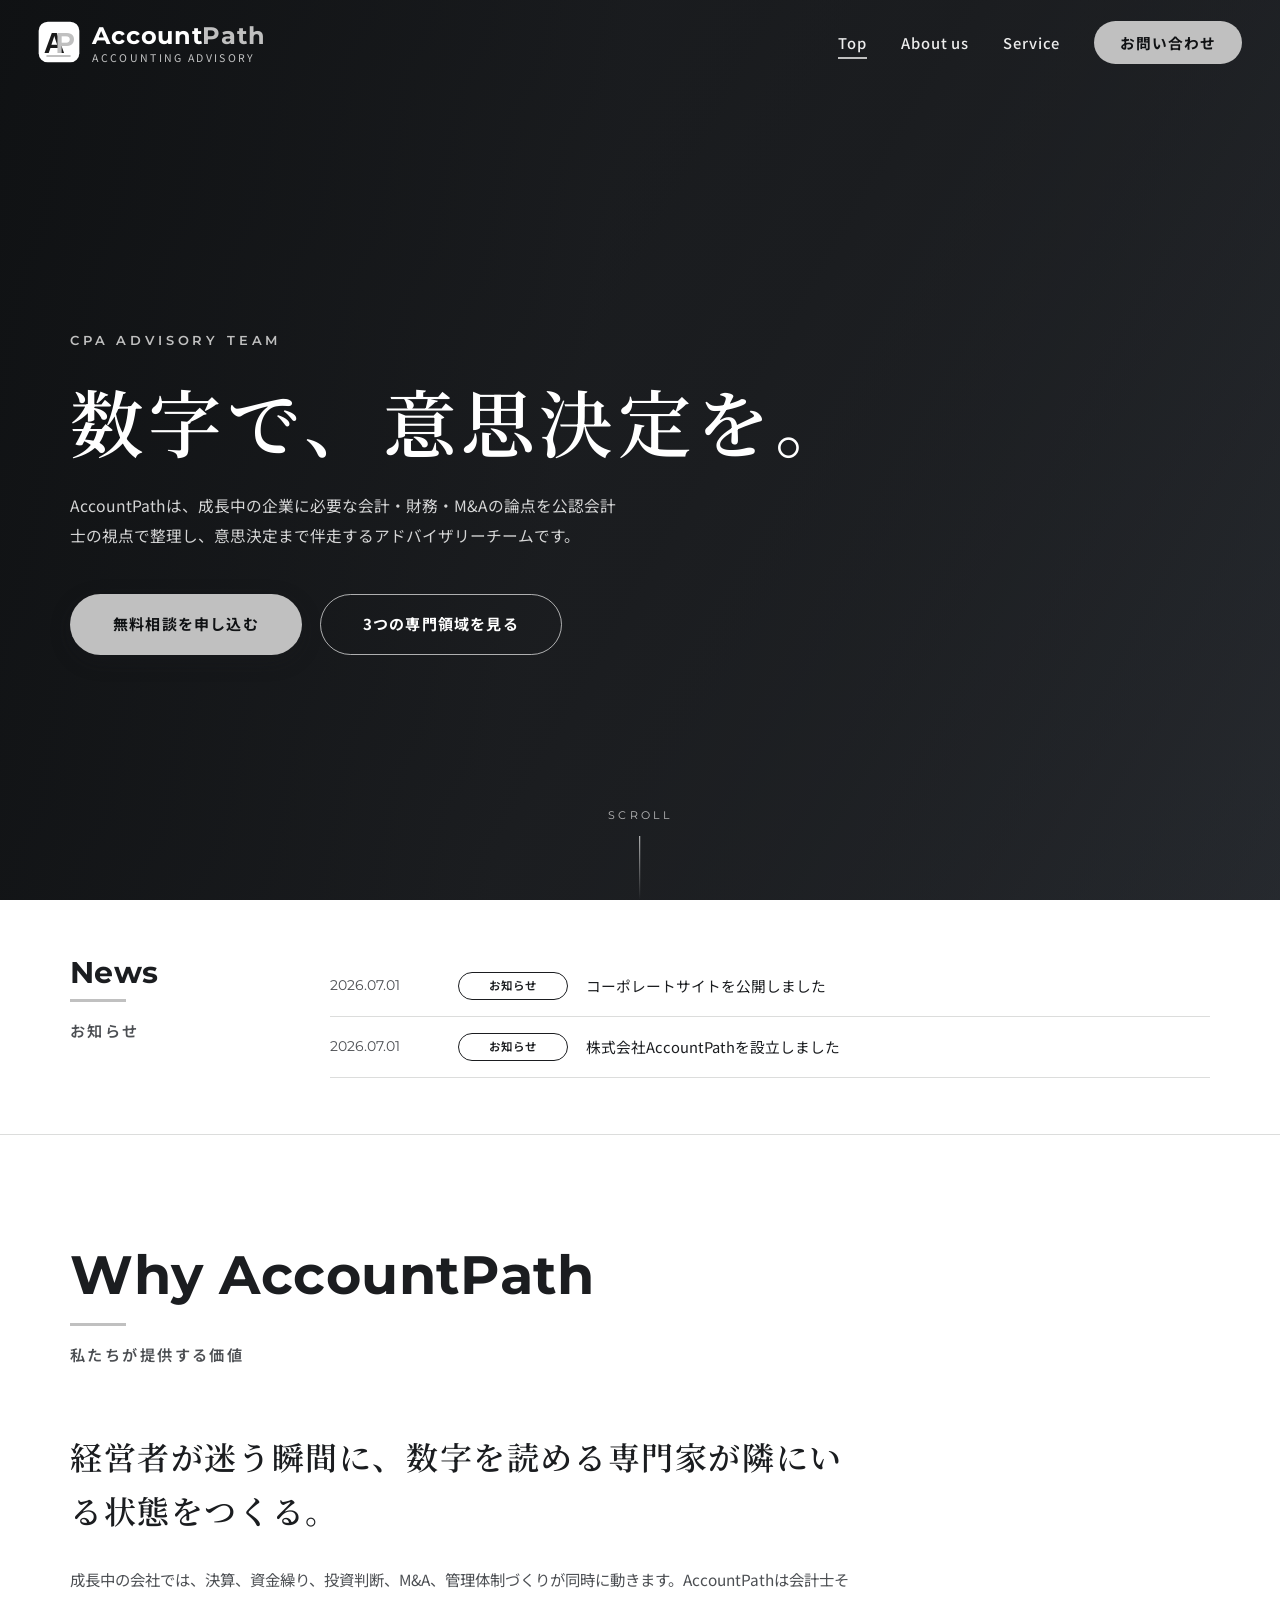
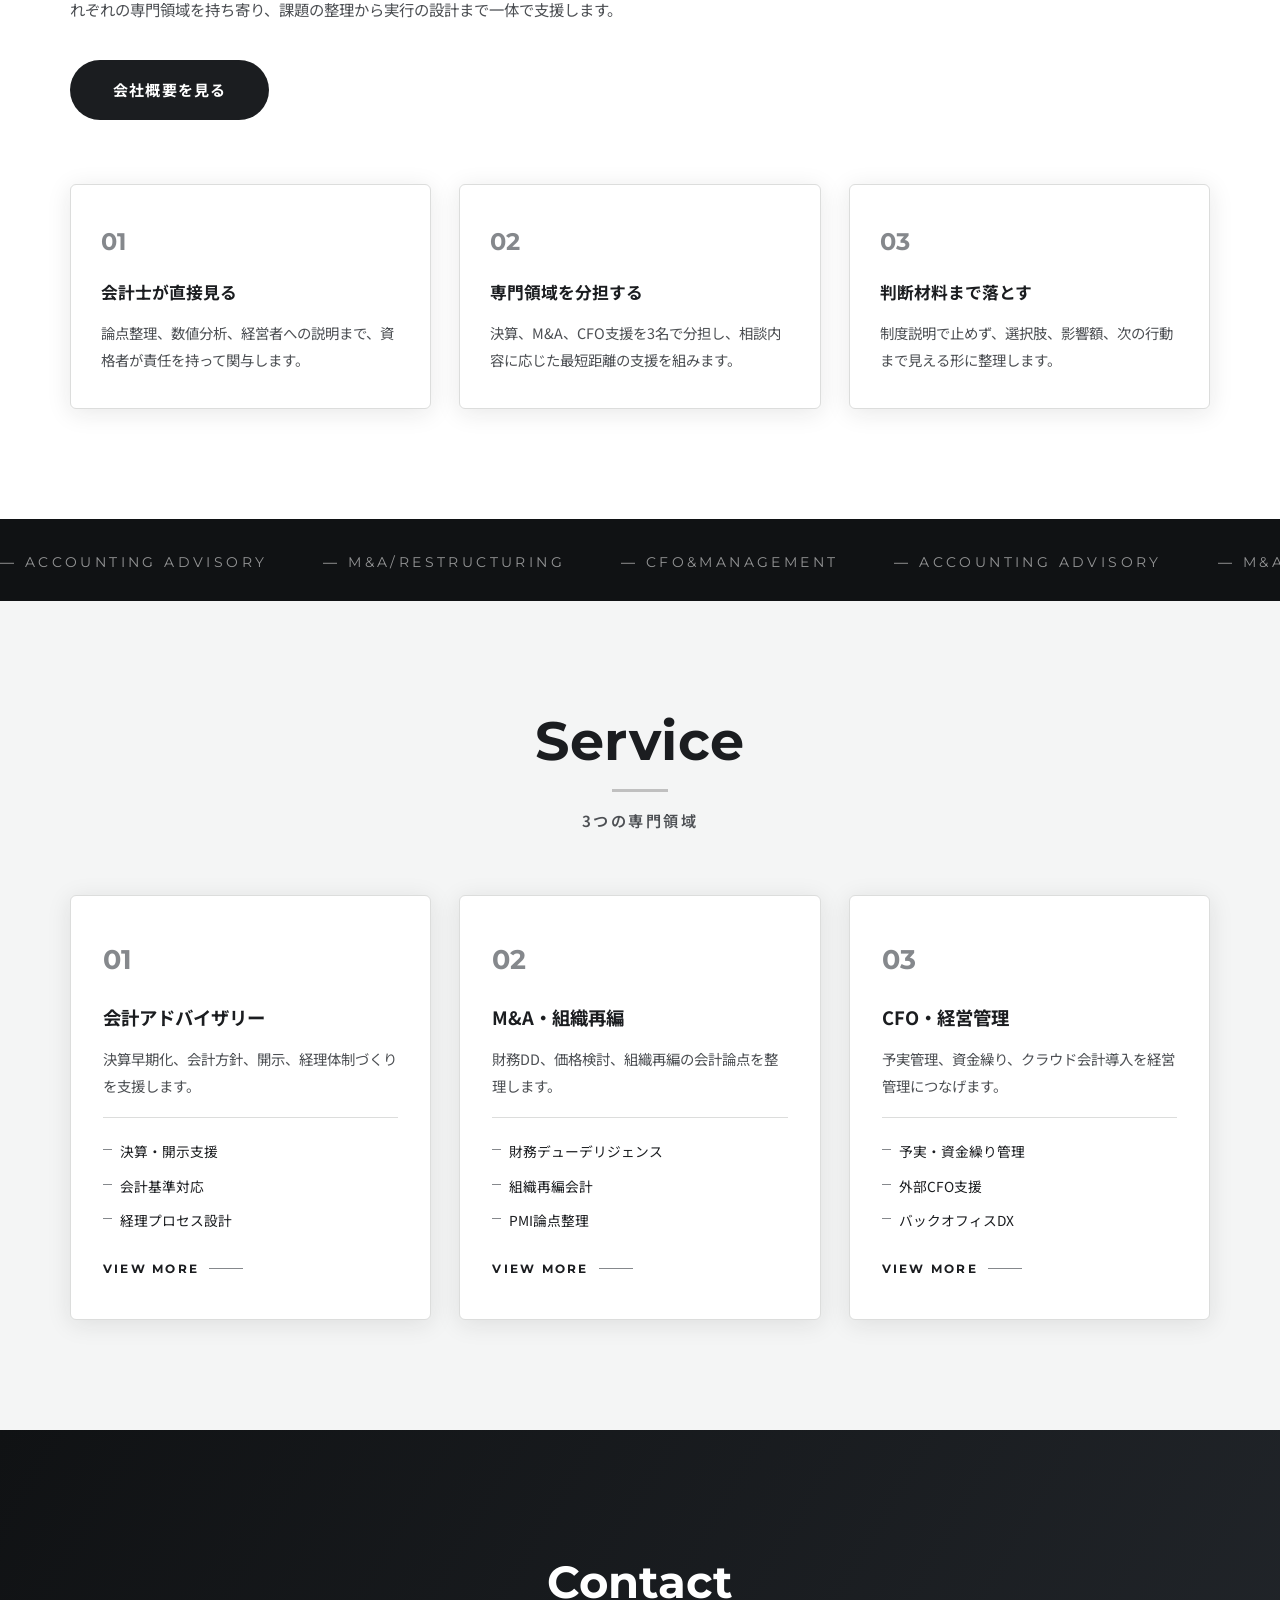
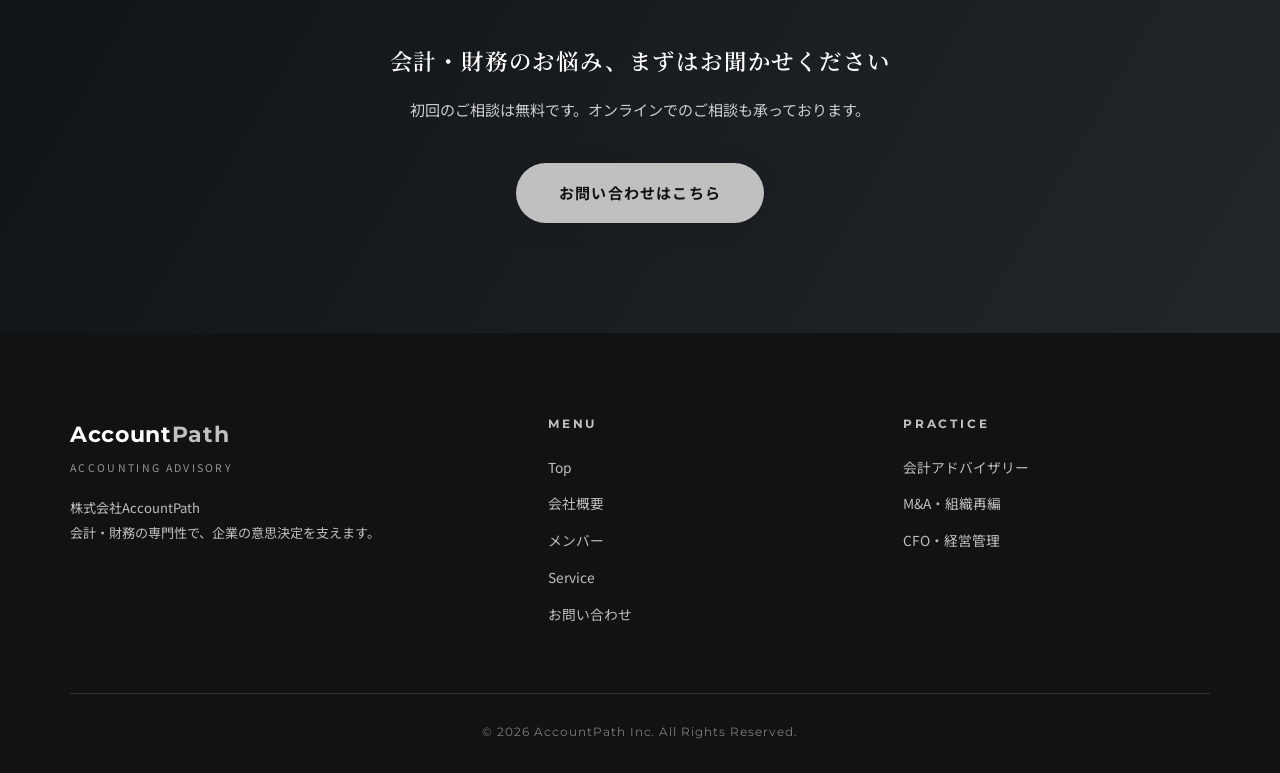
<file: index.html>
<!DOCTYPE html>
<html lang="ja">
<head>
  <meta charset="UTF-8">
  <meta name="viewport" content="width=device-width, initial-scale=1.0">
  <title>株式会社AccountPath | 会計アドバイザリー</title>
  <meta name="description" content="株式会社AccountPathは、成長中の企業に必要な会計・財務・M&Aの論点を公認会計士の視点で整理し、意思決定まで伴走するアドバイザリーチームです。">
  <link rel="preconnect" href="https://fonts.googleapis.com">
  <link rel="preconnect" href="https://fonts.gstatic.com" crossorigin>
  <link href="https://fonts.googleapis.com/css2?family=Montserrat:wght@600;700&family=Noto+Sans+JP:wght@400;500;700&family=Noto+Serif+JP:wght@600;700&display=swap" rel="stylesheet">
  <link rel="canonical" href="https://accountpath.co.jp/">
  <link rel="icon" type="image/svg+xml" href="images/ap-appicon-mono.svg">
  <link rel="stylesheet" href="css/style.css">
</head>
<body>

  <header class="site-header">
    <div class="container-wide header-inner">
      <a href="index.html" class="brand">
        <img src="images/ap-appicon-mono-white.svg" alt="" class="brand-mark">
        <span class="brand-text">
          <span class="brand-logo">Account<span class="brand-accent">Path</span></span>
          <span class="brand-sub">ACCOUNTING ADVISORY</span>
        </span>
      </a>
      <button class="nav-toggle" aria-expanded="false" aria-label="メニューを開く">
        <span></span><span></span><span></span>
      </button>
      <nav class="global-nav">
        <ul>
          <li><a href="index.html" aria-current="page">Top</a></li>
          <li class="has-dropdown">
            <a href="company.html">About us</a>
            <ul class="dropdown-menu">
              <li><a href="company.html">会社概要<span class="arrow">→</span></a></li>
              <li><a href="members.html">メンバー<span class="arrow">→</span></a></li>
            </ul>
          </li>
          <li><a href="services.html">Service</a></li>
          <li><a href="contact.html" class="nav-cta">お問い合わせ</a></li>
        </ul>
      </nav>
    </div>
  </header>

  <main>
    <!-- ヒーロー -->
    <section class="hero">
      <div class="hero-inner">
        <p class="hero-eyebrow">CPA Advisory Team</p>
        <h1 class="hero-catch">数字で、意思決定を。</h1>
        <p class="hero-lead">
          AccountPathは、成長中の企業に必要な会計・財務・M&Aの論点を公認会計士の視点で整理し、意思決定まで伴走するアドバイザリーチームです。
        </p>
        <div class="hero-actions">
          <a href="contact.html" class="btn btn-primary">無料相談を申し込む</a>
          <a href="services.html" class="btn btn-outline">3つの専門領域を見る</a>
        </div>
      </div>
      <div class="scroll-hint">SCROLL</div>
    </section>

    <!-- ニュース -->
    <section class="news-strip">
      <div class="container news-strip-inner">
        <div class="sec-head" style="margin-bottom: 0;">
          <span class="sec-en">News</span>
          <span class="sec-jp">お知らせ</span>
        </div>
        <ul class="news-list">
          <li>
            <time datetime="2026-07-01">2026.07.01</time>
            <span class="news-cat">お知らせ</span>
            <a href="#">コーポレートサイトを公開しました</a>
          </li>
          <li>
            <time datetime="2026-07-01">2026.07.01</time>
            <span class="news-cat">お知らせ</span>
            <a href="#">株式会社AccountPathを設立しました</a>
          </li>
        </ul>
      </div>
    </section>

    <!-- Why AccountPath -->
    <section class="section">
      <div class="container">
        <div class="about-copy" style="max-width: 780px;">
          <div class="sec-head reveal">
            <span class="sec-en">Why AccountPath</span>
            <span class="sec-jp">私たちが提供する価値</span>
          </div>
          <p class="statement reveal">
            経営者が迷う瞬間に、数字を読める専門家が隣にいる状態をつくる。
          </p>
          <p class="reveal">
            成長中の会社では、決算、資金繰り、投資判断、M&A、管理体制づくりが同時に動きます。AccountPathは会計士それぞれの専門領域を持ち寄り、課題の整理から実行の設計まで一体で支援します。
          </p>
          <a href="company.html" class="btn btn-navy reveal">会社概要を見る</a>
        </div>
        <div class="principle-grid">
          <div class="principle-card reveal">
            <span class="num">01</span>
            <h3>会計士が直接見る</h3>
            <p>論点整理、数値分析、経営者への説明まで、資格者が責任を持って関与します。</p>
          </div>
          <div class="principle-card reveal reveal-delay-1">
            <span class="num">02</span>
            <h3>専門領域を分担する</h3>
            <p>決算、M&A、CFO支援を3名で分担し、相談内容に応じた最短距離の支援を組みます。</p>
          </div>
          <div class="principle-card reveal reveal-delay-2">
            <span class="num">03</span>
            <h3>判断材料まで落とす</h3>
            <p>制度説明で止めず、選択肢、影響額、次の行動まで見える形に整理します。</p>
          </div>
        </div>
      </div>
    </section>

    <!-- 専門領域マーキー -->
    <div class="marquee" aria-hidden="true">
      <div class="marquee-track">
        <span>ACCOUNTING ADVISORY</span><span>M&amp;A/RESTRUCTURING</span><span>CFO&amp;MANAGEMENT</span><span>ACCOUNTING ADVISORY</span><span>M&amp;A/RESTRUCTURING</span><span>CFO&amp;MANAGEMENT</span><span>ACCOUNTING ADVISORY</span><span>M&amp;A/RESTRUCTURING</span><span>CFO&amp;MANAGEMENT</span>
        <span>ACCOUNTING ADVISORY</span><span>M&amp;A/RESTRUCTURING</span><span>CFO&amp;MANAGEMENT</span><span>ACCOUNTING ADVISORY</span><span>M&amp;A/RESTRUCTURING</span><span>CFO&amp;MANAGEMENT</span><span>ACCOUNTING ADVISORY</span><span>M&amp;A/RESTRUCTURING</span><span>CFO&amp;MANAGEMENT</span>
      </div>
    </div>

    <!-- サービス -->
    <section class="section section-alt">
      <div class="container">
        <div class="sec-head center reveal">
          <span class="sec-en">Service</span>
          <span class="sec-jp">3つの専門領域</span>
        </div>
        <div class="practice-grid">
          <a href="services.html#accounting" class="practice-card reveal">
            <span class="practice-num">01</span>
            <h3>会計アドバイザリー</h3>
            <p>決算早期化、会計方針、開示、経理体制づくりを支援します。</p>
            <ul>
              <li>決算・開示支援</li>
              <li>会計基準対応</li>
              <li>経理プロセス設計</li>
            </ul>
            <span class="more">VIEW MORE</span>
          </a>
          <a href="services.html#ma" class="practice-card reveal reveal-delay-1">
            <span class="practice-num">02</span>
            <h3>M&A・組織再編</h3>
            <p>財務DD、価格検討、組織再編の会計論点を整理します。</p>
            <ul>
              <li>財務デューデリジェンス</li>
              <li>組織再編会計</li>
              <li>PMI論点整理</li>
            </ul>
            <span class="more">VIEW MORE</span>
          </a>
          <a href="services.html#cfo" class="practice-card reveal reveal-delay-2">
            <span class="practice-num">03</span>
            <h3>CFO・経営管理</h3>
            <p>予実管理、資金繰り、クラウド会計導入を経営管理につなげます。</p>
            <ul>
              <li>予実・資金繰り管理</li>
              <li>外部CFO支援</li>
              <li>バックオフィスDX</li>
            </ul>
            <span class="more">VIEW MORE</span>
          </a>
        </div>
      </div>
    </section>

    <!-- CTA -->
    <section class="cta-band">
      <div class="container">
        <span class="en reveal">Contact</span>
        <h2 class="reveal">会計・財務のお悩み、まずはお聞かせください</h2>
        <p class="reveal">初回のご相談は無料です。オンラインでのご相談も承っております。</p>
        <a href="contact.html" class="btn btn-primary reveal">お問い合わせはこちら</a>
      </div>
    </section>
  </main>

  <footer class="site-footer">
    <div class="container">
      <div class="footer-inner">
        <div class="footer-brand">
          <span class="brand-logo">Account<span class="brand-accent">Path</span></span>
          <span class="brand-sub">ACCOUNTING ADVISORY</span>
          <p>株式会社AccountPath<br>会計・財務の専門性で、企業の意思決定を支えます。</p>
        </div>
        <div class="footer-col">
          <h4>Menu</h4>
          <ul>
            <li><a href="index.html">Top</a></li>
            <li><a href="company.html">会社概要</a></li>
            <li><a href="members.html">メンバー</a></li>
            <li><a href="services.html">Service</a></li>
            <li><a href="contact.html">お問い合わせ</a></li>
          </ul>
        </div>
        <div class="footer-col">
          <h4>Practice</h4>
          <ul>
            <li><a href="services.html#accounting">会計アドバイザリー</a></li>
            <li><a href="services.html#ma">M&A・組織再編</a></li>
            <li><a href="services.html#cfo">CFO・経営管理</a></li>
          </ul>
        </div>
      </div>
      <p class="copyright">&copy; 2026 AccountPath Inc. All Rights Reserved.</p>
    </div>
  </footer>

  <button class="to-top" aria-label="ページトップへ戻る">↑</button>
  <script src="js/main.js"></script>
</body>
</html>
</file>
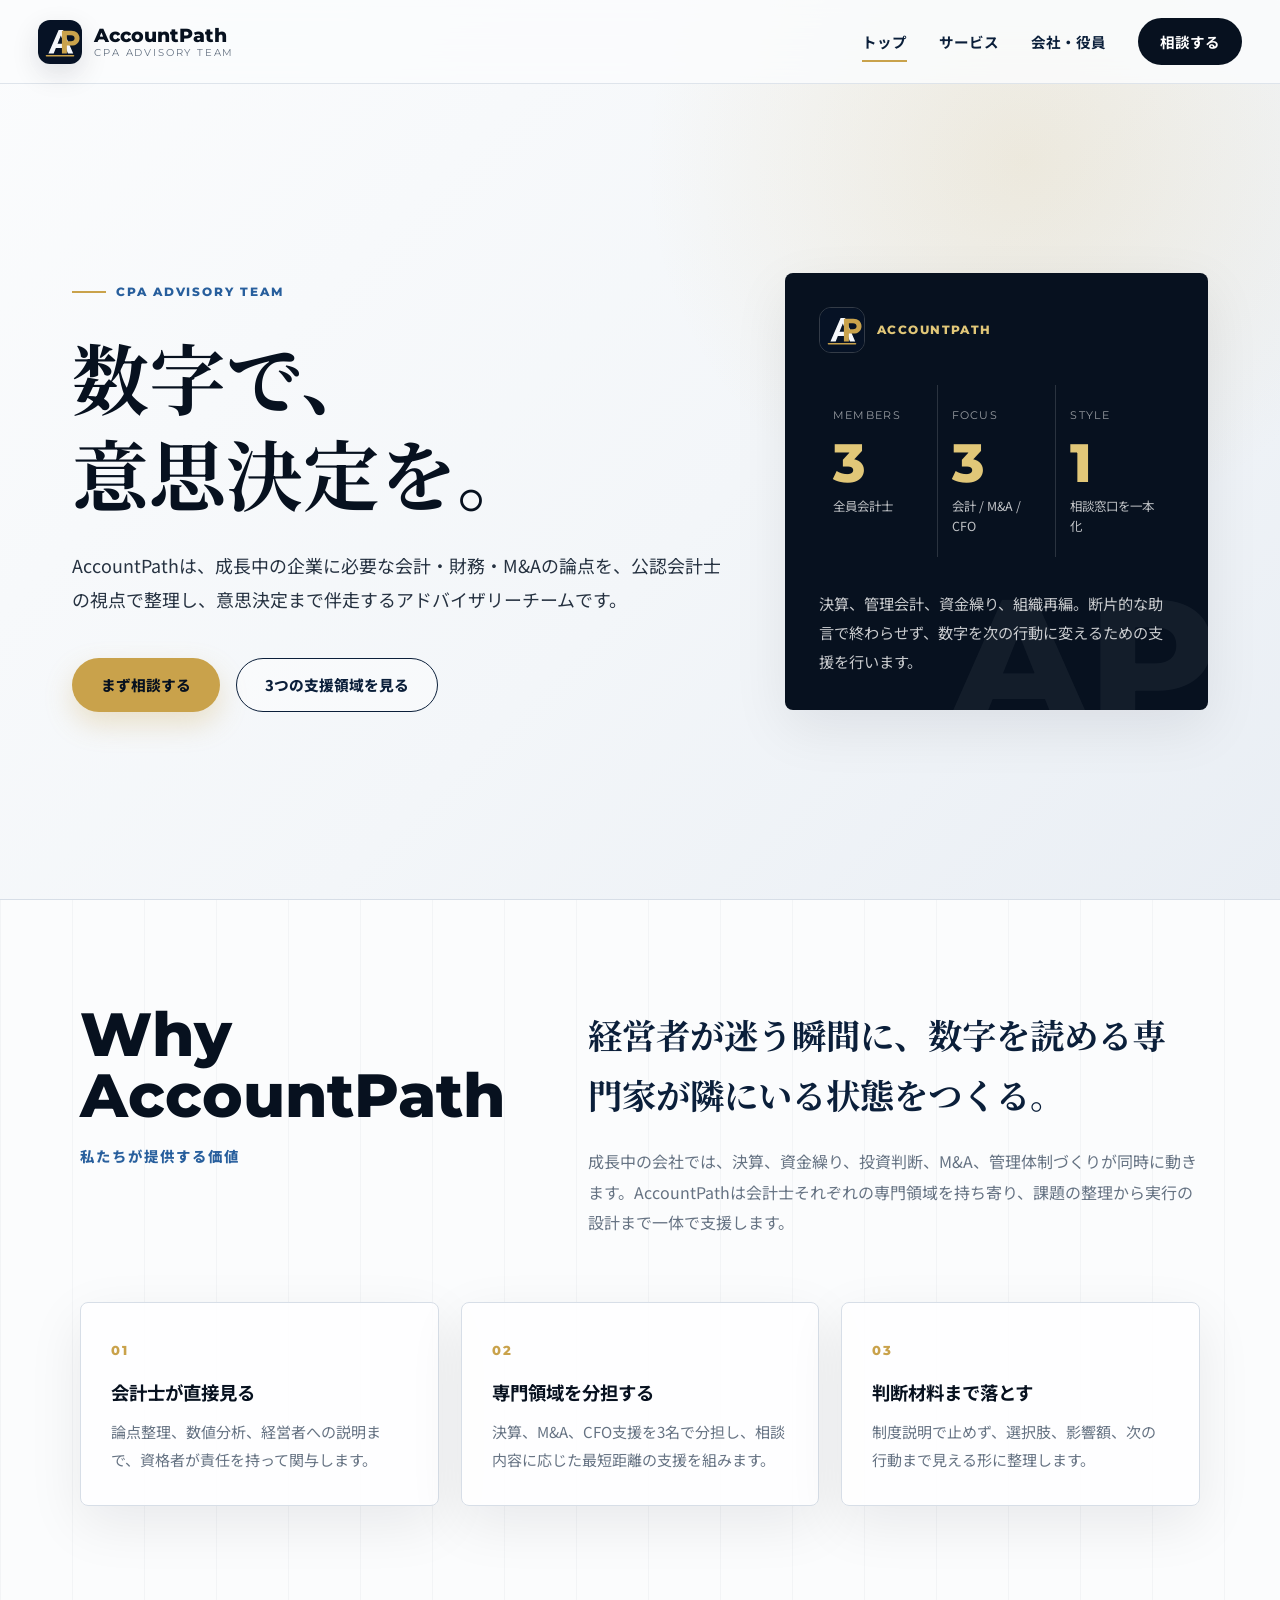
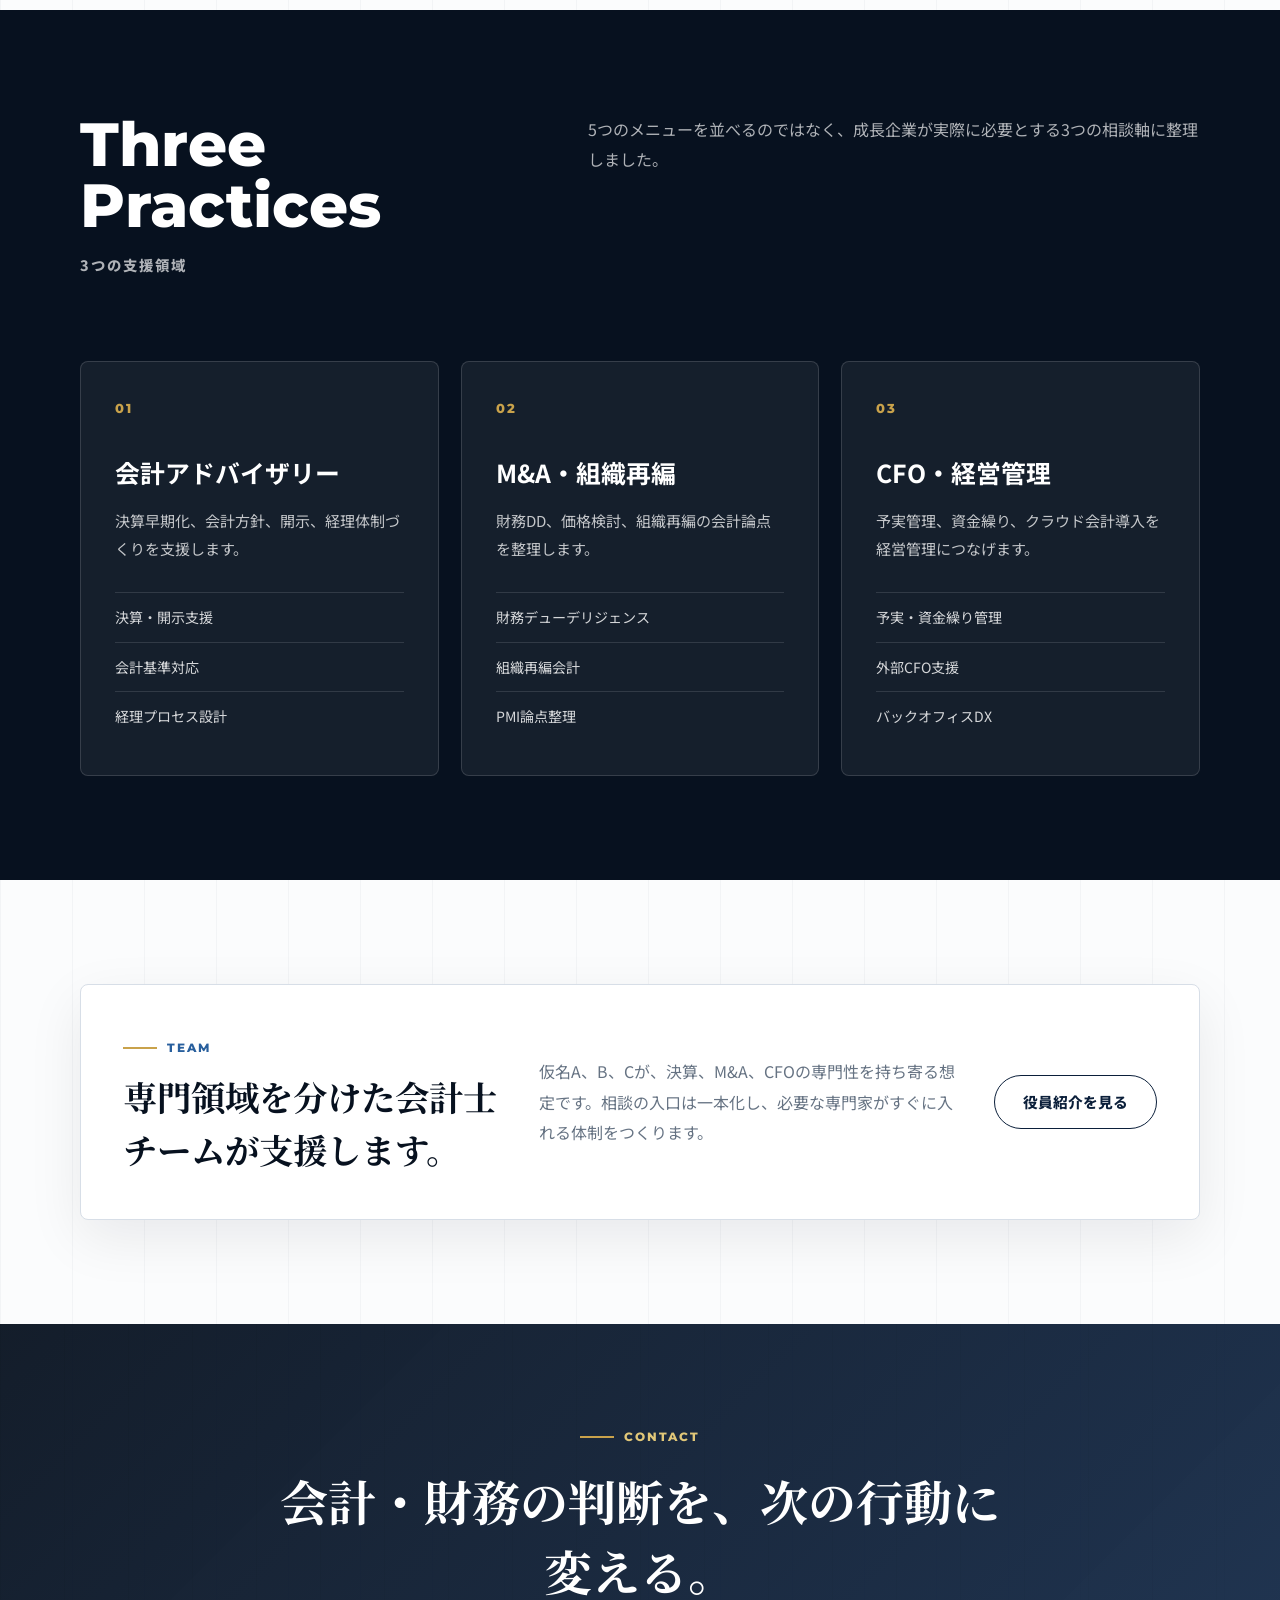
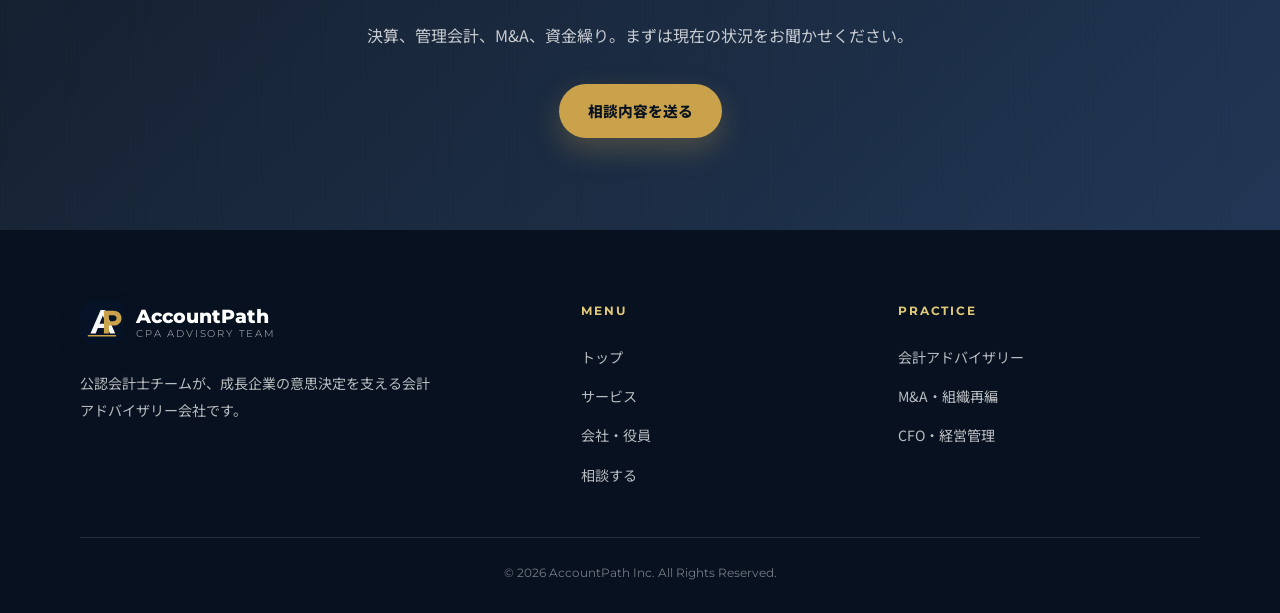
<file: member-preview/index.html>
<!DOCTYPE html>
<html lang="ja">
<head>
  <meta charset="UTF-8">
  <meta name="viewport" content="width=device-width, initial-scale=1.0">
  <meta name="robots" content="noindex">
  <title>株式会社AccountPath | 公認会計士チームによる会計アドバイザリー</title>
  <meta name="description" content="株式会社AccountPathは、3名の公認会計士が成長中の企業に会計・M&A・CFO支援を提供する会計アドバイザリーファームです。">
  <link rel="preconnect" href="https://fonts.googleapis.com">
  <link rel="preconnect" href="https://fonts.gstatic.com" crossorigin>
  <link href="https://fonts.googleapis.com/css2?family=Montserrat:wght@600;700;800&family=Noto+Sans+JP:wght@400;500;700&family=Noto+Serif+JP:wght@600;700&display=swap" rel="stylesheet">
  <link rel="icon" href="assets/accountpath-logo.svg" type="image/svg+xml">
  <link rel="stylesheet" href="css/style.css">
</head>
<body>
  <header class="site-header">
    <div class="container-wide header-inner">
      <a href="index.html" class="brand" aria-label="AccountPath トップページ">
        <img src="assets/accountpath-logo.svg" alt="" class="brand-mark">
        <span class="brand-text">
          <span class="brand-logo">AccountPath</span>
          <span class="brand-sub">CPA ADVISORY TEAM</span>
        </span>
      </a>
      <button class="nav-toggle" aria-expanded="false" aria-label="メニューを開く">
        <span></span><span></span><span></span>
      </button>
      <nav class="global-nav">
        <ul>
          <li><a href="index.html" aria-current="page">トップ</a></li>
          <li><a href="services.html">サービス</a></li>
          <li><a href="company.html">会社・役員</a></li>
          <li><a href="contact.html" class="nav-cta">相談する</a></li>
        </ul>
      </nav>
    </div>
  </header>

  <main>
    <section class="hero">
      <div class="hero-inner">
        <p class="eyebrow">CPA Advisory Team</p>
        <h1>数字で、<br>意思決定を。</h1>
        <p class="hero-lead">
          AccountPathは、成長中の企業に必要な会計・財務・M&Aの論点を、公認会計士の視点で整理し、意思決定まで伴走するアドバイザリーチームです。
        </p>
        <div class="hero-actions">
          <a href="contact.html" class="btn btn-primary">まず相談する</a>
          <a href="services.html" class="btn btn-outline">3つの支援領域を見る</a>
        </div>
      </div>
      <div class="hero-panel" aria-label="AccountPathの特徴">
        <div class="hero-panel-top">
          <img src="assets/accountpath-logo.svg" alt="" class="panel-logo">
          <span>ACCOUNTPATH</span>
        </div>
        <dl class="metric-grid">
          <div>
            <dt>Members</dt>
            <dd>3</dd>
            <span>全員会計士</span>
          </div>
          <div>
            <dt>Focus</dt>
            <dd>3</dd>
            <span>会計 / M&A / CFO</span>
          </div>
          <div>
            <dt>Style</dt>
            <dd>1</dd>
            <span>相談窓口を一本化</span>
          </div>
        </dl>
        <p>
          決算、管理会計、資金繰り、組織再編。断片的な助言で終わらせず、数字を次の行動に変えるための支援を行います。
        </p>
      </div>
    </section>

    <section class="section intro-section">
      <div class="container">
        <div class="intro-grid">
          <div class="sec-head reveal">
            <span class="sec-en">Why AccountPath</span>
            <span class="sec-jp">私たちが提供する価値</span>
          </div>
          <div class="intro-copy reveal reveal-delay-1">
            <p class="statement">経営者が迷う瞬間に、数字を読める専門家が隣にいる状態をつくる。</p>
            <p>
              成長中の会社では、決算、資金繰り、投資判断、M&A、管理体制づくりが同時に動きます。AccountPathは会計士それぞれの専門領域を持ち寄り、課題の整理から実行の設計まで一体で支援します。
            </p>
          </div>
        </div>
        <div class="principle-grid">
          <div class="principle-card reveal">
            <span>01</span>
            <h2>会計士が直接見る</h2>
            <p>論点整理、数値分析、経営者への説明まで、資格者が責任を持って関与します。</p>
          </div>
          <div class="principle-card reveal reveal-delay-1">
            <span>02</span>
            <h2>専門領域を分担する</h2>
            <p>決算、M&A、CFO支援を3名で分担し、相談内容に応じた最短距離の支援を組みます。</p>
          </div>
          <div class="principle-card reveal reveal-delay-2">
            <span>03</span>
            <h2>判断材料まで落とす</h2>
            <p>制度説明で止めず、選択肢、影響額、次の行動まで見える形に整理します。</p>
          </div>
        </div>
      </div>
    </section>

    <section class="section service-section">
      <div class="container">
        <div class="section-split">
          <div class="sec-head reveal">
            <span class="sec-en">Three Practices</span>
            <span class="sec-jp">3つの支援領域</span>
          </div>
          <p class="section-lead reveal reveal-delay-1">
            5つのメニューを並べるのではなく、成長企業が実際に必要とする3つの相談軸に整理しました。
          </p>
        </div>
        <div class="practice-grid">
          <a href="services.html#accounting" class="practice-card reveal">
            <span class="practice-num">01</span>
            <h2>会計アドバイザリー</h2>
            <p>決算早期化、会計方針、開示、経理体制づくりを支援します。</p>
            <ul>
              <li>決算・開示支援</li>
              <li>会計基準対応</li>
              <li>経理プロセス設計</li>
            </ul>
          </a>
          <a href="services.html#ma" class="practice-card reveal reveal-delay-1">
            <span class="practice-num">02</span>
            <h2>M&A・組織再編</h2>
            <p>財務DD、価格検討、組織再編の会計論点を整理します。</p>
            <ul>
              <li>財務デューデリジェンス</li>
              <li>組織再編会計</li>
              <li>PMI論点整理</li>
            </ul>
          </a>
          <a href="services.html#cfo" class="practice-card reveal reveal-delay-2">
            <span class="practice-num">03</span>
            <h2>CFO・経営管理</h2>
            <p>予実管理、資金繰り、クラウド会計導入を経営管理につなげます。</p>
            <ul>
              <li>予実・資金繰り管理</li>
              <li>外部CFO支援</li>
              <li>バックオフィスDX</li>
            </ul>
          </a>
        </div>
      </div>
    </section>

    <section class="section team-preview">
      <div class="container">
        <div class="team-band reveal">
          <div>
            <span class="eyebrow">Team</span>
            <h2>専門領域を分けた会計士チームが支援します。</h2>
          </div>
          <p>
            仮名A、B、Cが、決算、M&A、CFOの専門性を持ち寄る想定です。相談の入口は一本化し、必要な専門家がすぐに入れる体制をつくります。
          </p>
          <a href="company.html#members" class="btn btn-outline-dark">役員紹介を見る</a>
        </div>
      </div>
    </section>

    <section class="cta-band">
      <div class="container">
        <span class="eyebrow reveal">Contact</span>
        <h2 class="reveal">会計・財務の判断を、次の行動に変える。</h2>
        <p class="reveal">決算、管理会計、M&A、資金繰り。まずは現在の状況をお聞かせください。</p>
        <a href="contact.html" class="btn btn-primary reveal">相談内容を送る</a>
      </div>
    </section>
  </main>

  <footer class="site-footer">
    <div class="container">
      <div class="footer-inner">
        <div class="footer-brand">
          <a href="index.html" class="brand footer-logo">
            <img src="assets/accountpath-logo.svg" alt="" class="brand-mark">
            <span class="brand-text">
              <span class="brand-logo">AccountPath</span>
              <span class="brand-sub">CPA ADVISORY TEAM</span>
            </span>
          </a>
          <p>公認会計士チームが、成長企業の意思決定を支える会計アドバイザリー会社です。</p>
        </div>
        <div class="footer-col">
          <h4>Menu</h4>
          <ul>
            <li><a href="index.html">トップ</a></li>
            <li><a href="services.html">サービス</a></li>
            <li><a href="company.html">会社・役員</a></li>
            <li><a href="contact.html">相談する</a></li>
          </ul>
        </div>
        <div class="footer-col">
          <h4>Practice</h4>
          <ul>
            <li><a href="services.html#accounting">会計アドバイザリー</a></li>
            <li><a href="services.html#ma">M&A・組織再編</a></li>
            <li><a href="services.html#cfo">CFO・経営管理</a></li>
          </ul>
        </div>
      </div>
      <p class="copyright">&copy; 2026 AccountPath Inc. All Rights Reserved.</p>
    </div>
  </footer>

  <button class="to-top" aria-label="ページトップへ戻る">↑</button>
  <script src="js/main.js"></script>
</body>
</html>
</file>
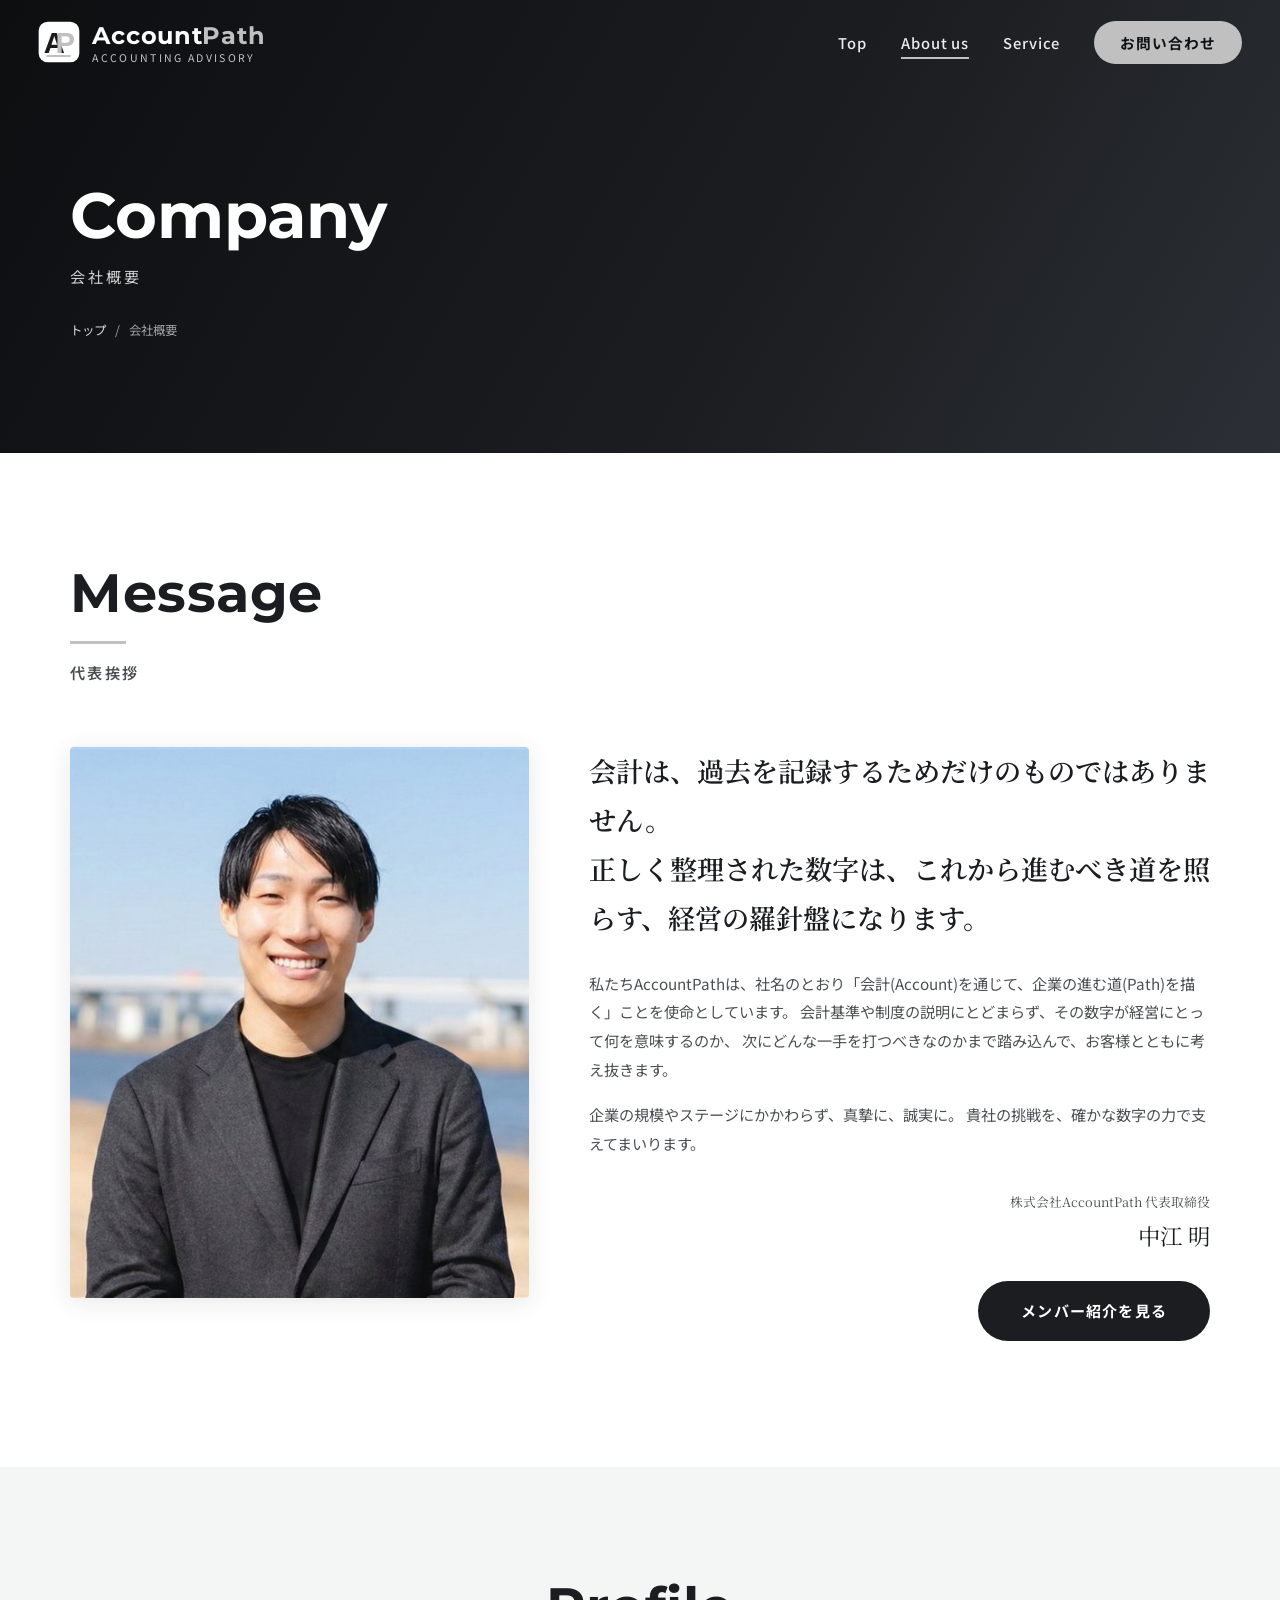
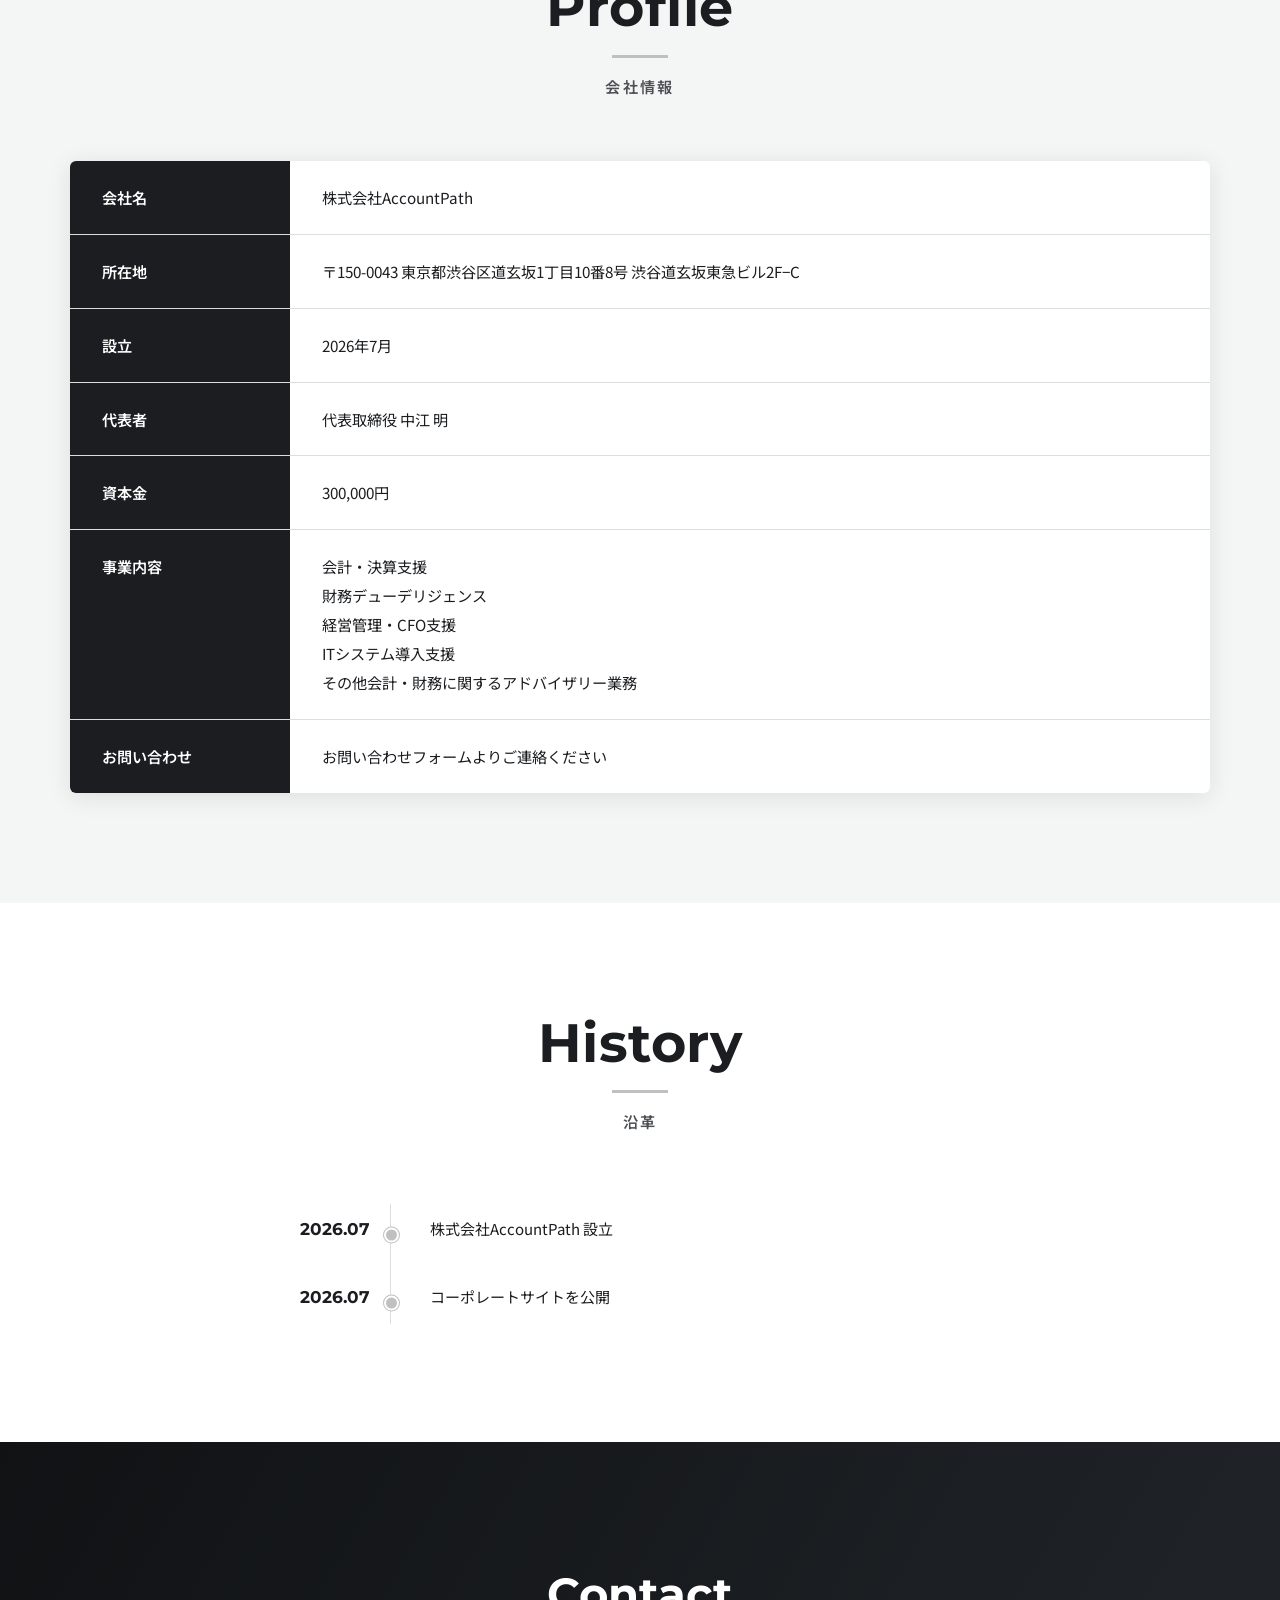
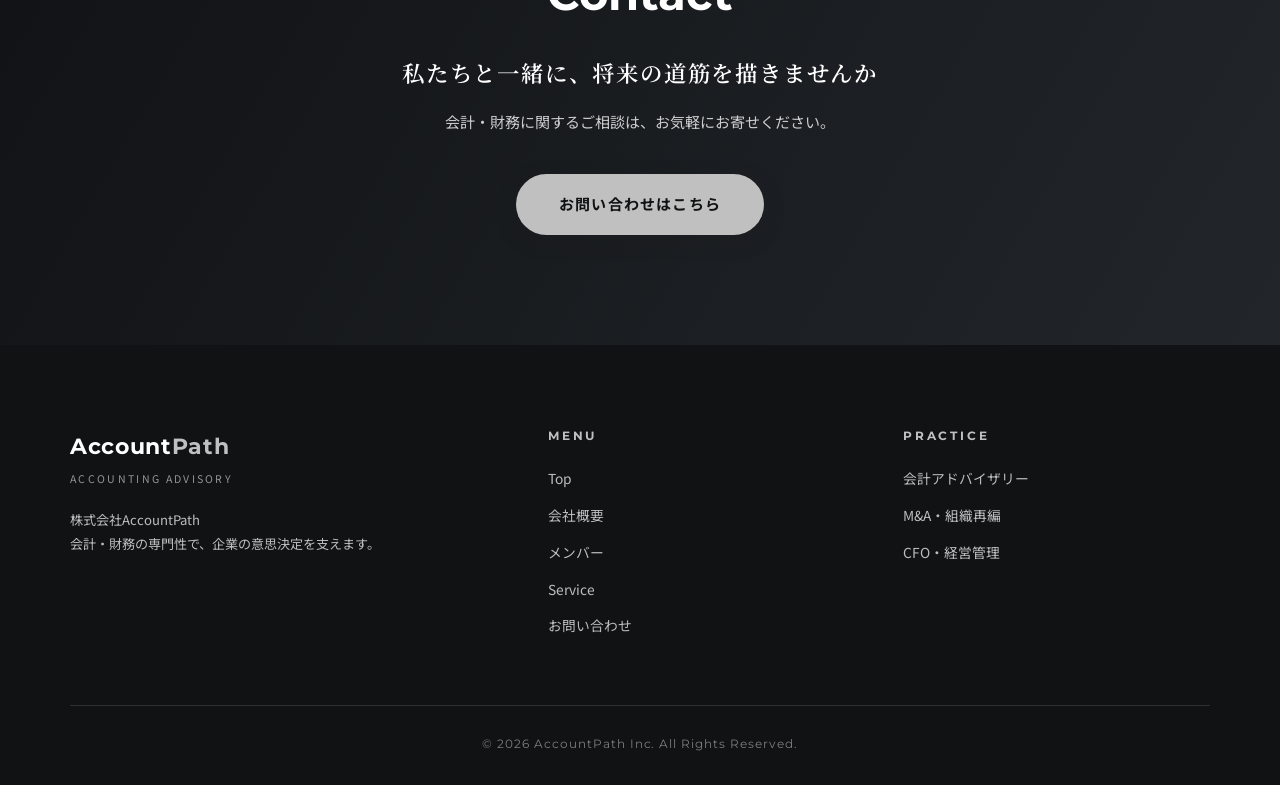
<file: company.html>
<!DOCTYPE html>
<html lang="ja">
<head>
  <meta charset="UTF-8">
  <meta name="viewport" content="width=device-width, initial-scale=1.0">
  <title>会社概要 | 株式会社AccountPath</title>
  <meta name="description" content="株式会社AccountPathの会社概要。代表挨拶、会社情報、沿革をご紹介します。">
  <link rel="preconnect" href="https://fonts.googleapis.com">
  <link rel="preconnect" href="https://fonts.gstatic.com" crossorigin>
  <link href="https://fonts.googleapis.com/css2?family=Montserrat:wght@600;700&family=Noto+Sans+JP:wght@400;500;700&family=Noto+Serif+JP:wght@600;700&display=swap" rel="stylesheet">
  <link rel="canonical" href="https://accountpath.co.jp/company.html">
  <link rel="icon" type="image/svg+xml" href="images/ap-appicon-mono.svg">
  <link rel="stylesheet" href="css/style.css">
</head>
<body>

  <header class="site-header">
    <div class="container-wide header-inner">
      <a href="index.html" class="brand">
        <img src="images/ap-appicon-mono-white.svg" alt="" class="brand-mark">
        <span class="brand-text">
          <span class="brand-logo">Account<span class="brand-accent">Path</span></span>
          <span class="brand-sub">ACCOUNTING ADVISORY</span>
        </span>
      </a>
      <button class="nav-toggle" aria-expanded="false" aria-label="メニューを開く">
        <span></span><span></span><span></span>
      </button>
      <nav class="global-nav">
        <ul>
          <li><a href="index.html">Top</a></li>
          <li class="has-dropdown">
            <a href="company.html" aria-current="page">About us</a>
            <ul class="dropdown-menu">
              <li><a href="company.html">会社概要<span class="arrow">→</span></a></li>
              <li><a href="members.html">メンバー<span class="arrow">→</span></a></li>
            </ul>
          </li>
          <li><a href="services.html">Service</a></li>
          <li><a href="contact.html" class="nav-cta">お問い合わせ</a></li>
        </ul>
      </nav>
    </div>
  </header>

  <main>
    <div class="page-header">
      <div class="container">
        <span class="en">Company</span>
        <span class="jp">会社概要</span>
        <div class="breadcrumb"><a href="index.html">トップ</a><span>会社概要</span></div>
      </div>
    </div>

    <!-- 代表挨拶 -->
    <section class="section">
      <div class="container">
        <div class="sec-head reveal">
          <span class="sec-en">Message</span>
          <span class="sec-jp">代表挨拶</span>
        </div>
        <div class="message-grid">
          <div class="message-photo reveal">
            <img src="images/members/nakae.jpg" alt="代表取締役 中江明" loading="lazy">
          </div>
          <div class="message-body reveal reveal-delay-1">
            <p class="statement">
              会計は、過去を記録するためだけのものではありません。<br>
              正しく整理された数字は、これから進むべき道を照らす、経営の羅針盤になります。
            </p>
            <p>
              私たちAccountPathは、社名のとおり「会計(Account)を通じて、企業の進む道(Path)を描く」ことを使命としています。
              会計基準や制度の説明にとどまらず、その数字が経営にとって何を意味するのか、
              次にどんな一手を打つべきなのかまで踏み込んで、お客様とともに考え抜きます。
            </p>
            <p>
              企業の規模やステージにかかわらず、真摯に、誠実に。
              貴社の挑戦を、確かな数字の力で支えてまいります。
            </p>
            <div class="message-sign">
              <span class="title">株式会社AccountPath 代表取締役</span>
              <span class="name">中江 明</span>
            </div>
            <p style="text-align: right; margin-top: 24px;">
              <a href="members.html" class="btn btn-navy">メンバー紹介を見る</a>
            </p>
          </div>
        </div>
      </div>
    </section>

    <!-- 会社情報 -->
    <section class="section section-alt">
      <div class="container">
        <div class="sec-head center reveal">
          <span class="sec-en">Profile</span>
          <span class="sec-jp">会社情報</span>
        </div>
        <table class="company-table reveal">
          <tr>
            <th>会社名</th>
            <td>株式会社AccountPath</td>
          </tr>
          <tr>
            <th>所在地</th>
            <td>〒150-0043 東京都渋谷区道玄坂1丁目10番8号 渋谷道玄坂東急ビル2F−C</td>
          </tr>
          <tr>
            <th>設立</th>
            <td>2026年7月</td>
          </tr>
          <tr>
            <th>代表者</th>
            <td>代表取締役 中江 明</td>
          </tr>
          <tr>
            <th>資本金</th>
            <td>300,000円</td>
          </tr>
          <tr>
            <th>事業内容</th>
            <td>
              会計・決算支援<br>
              財務デューデリジェンス<br>
              経営管理・CFO支援<br>
              ITシステム導入支援<br>
              その他会計・財務に関するアドバイザリー業務
            </td>
          </tr>
          <tr>
            <th>お問い合わせ</th>
            <td><a href="contact.html">お問い合わせフォーム</a>よりご連絡ください</td>
          </tr>
        </table>
      </div>
    </section>

    <!-- 沿革 -->
    <section class="section">
      <div class="container">
        <div class="sec-head center reveal">
          <span class="sec-en">History</span>
          <span class="sec-jp">沿革</span>
        </div>
        <ul class="timeline reveal">
          <li>
            <span class="year">2026.07</span>
            <span class="dot"></span>
            <span class="desc">株式会社AccountPath 設立</span>
          </li>
          <li>
            <span class="year">2026.07</span>
            <span class="dot"></span>
            <span class="desc">コーポレートサイトを公開</span>
          </li>
        </ul>
      </div>
    </section>

    <section class="cta-band">
      <div class="container">
        <span class="en reveal">Contact</span>
        <h2 class="reveal">私たちと一緒に、将来の道筋を描きませんか</h2>
        <p class="reveal">会計・財務に関するご相談は、お気軽にお寄せください。</p>
        <a href="contact.html" class="btn btn-primary reveal">お問い合わせはこちら</a>
      </div>
    </section>
  </main>

  <footer class="site-footer">
    <div class="container">
      <div class="footer-inner">
        <div class="footer-brand">
          <span class="brand-logo">Account<span class="brand-accent">Path</span></span>
          <span class="brand-sub">ACCOUNTING ADVISORY</span>
          <p>株式会社AccountPath<br>会計・財務の専門性で、企業の意思決定を支えます。</p>
        </div>
        <div class="footer-col">
          <h4>Menu</h4>
          <ul>
            <li><a href="index.html">Top</a></li>
            <li><a href="company.html">会社概要</a></li>
            <li><a href="members.html">メンバー</a></li>
            <li><a href="services.html">Service</a></li>
            <li><a href="contact.html">お問い合わせ</a></li>
          </ul>
        </div>
        <div class="footer-col">
          <h4>Practice</h4>
          <ul>
            <li><a href="services.html#accounting">会計アドバイザリー</a></li>
            <li><a href="services.html#ma">M&A・組織再編</a></li>
            <li><a href="services.html#cfo">CFO・経営管理</a></li>
          </ul>
        </div>
      </div>
      <p class="copyright">&copy; 2026 AccountPath Inc. All Rights Reserved.</p>
    </div>
  </footer>

  <button class="to-top" aria-label="ページトップへ戻る">↑</button>
  <script src="js/main.js"></script>
</body>
</html>
</file>
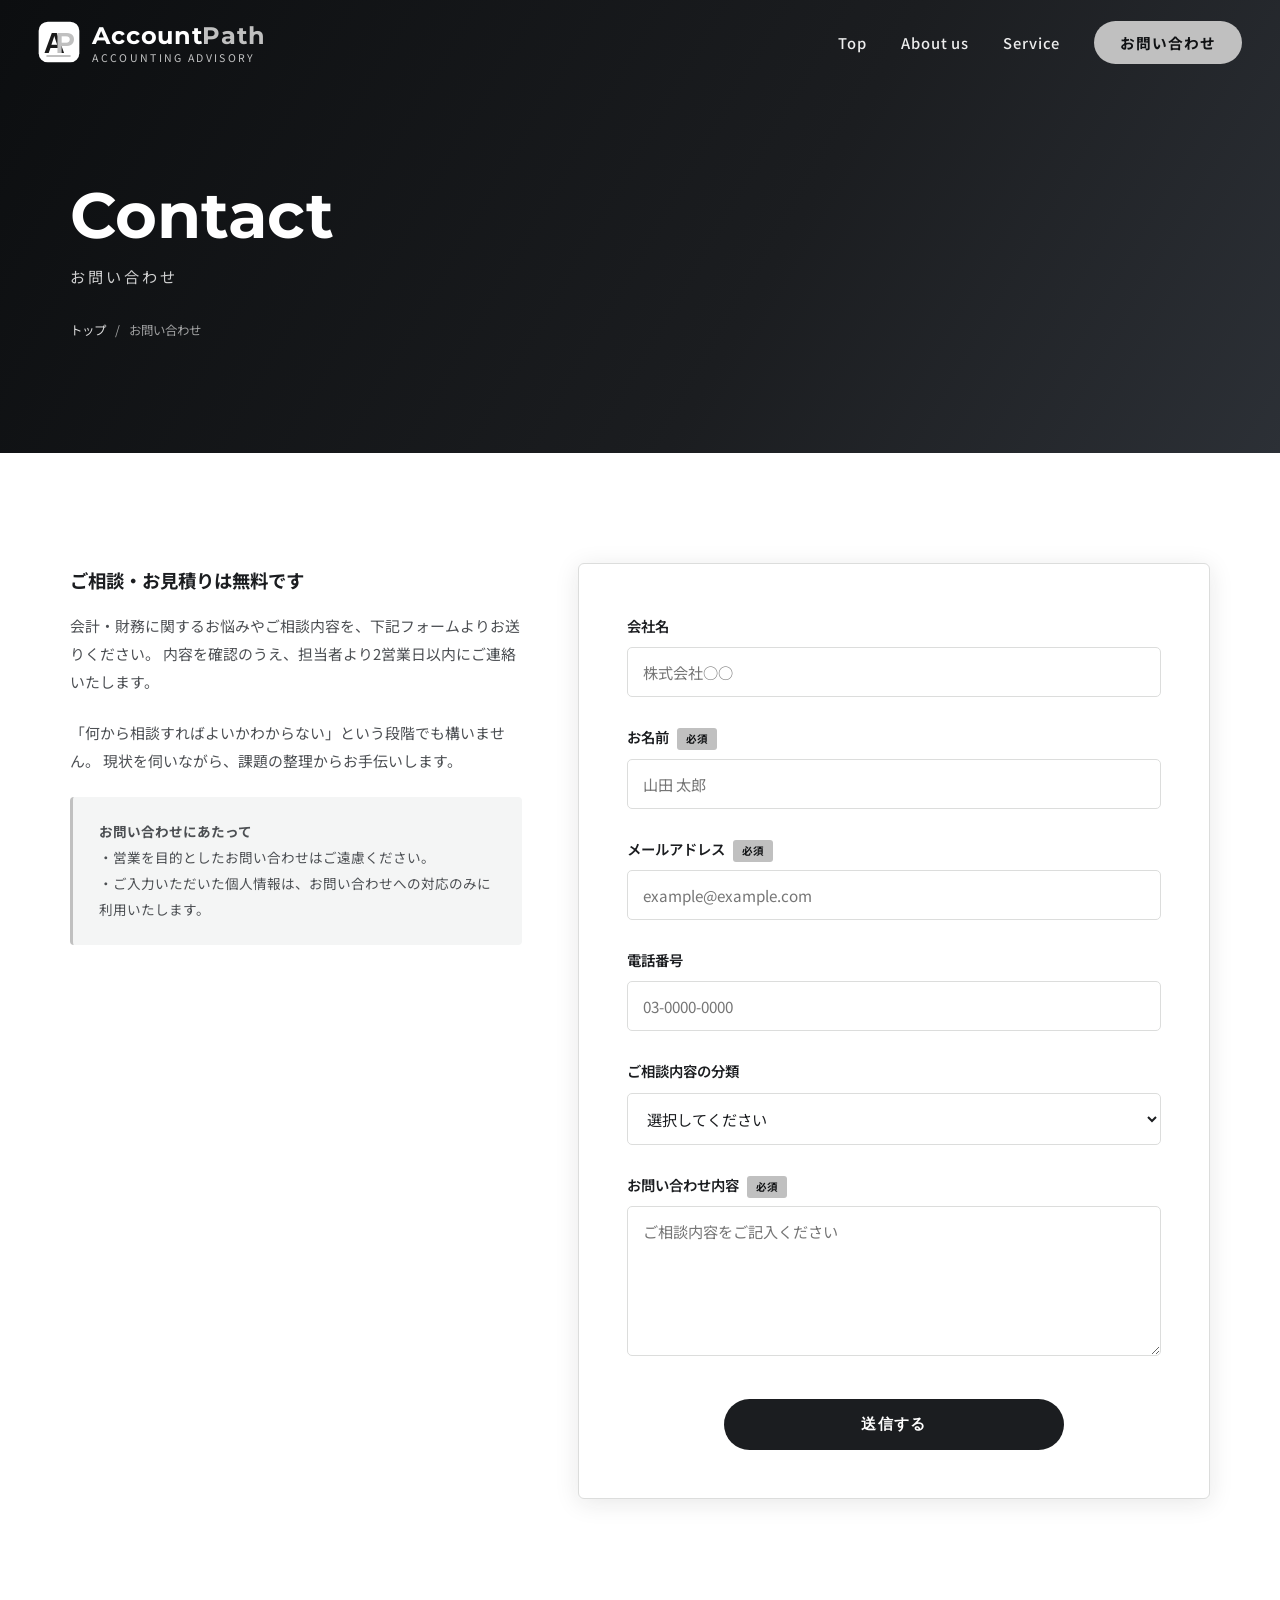
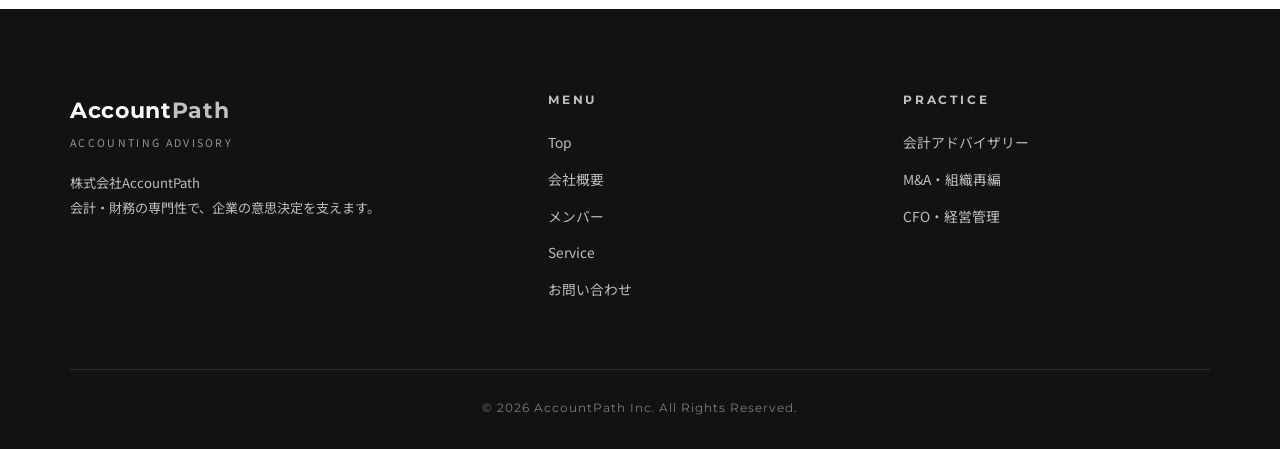
<file: contact.html>
<!DOCTYPE html>
<html lang="ja">
<head>
  <meta charset="UTF-8">
  <meta name="viewport" content="width=device-width, initial-scale=1.0">
  <title>お問い合わせ | 株式会社AccountPath</title>
  <meta name="description" content="株式会社AccountPathへのお問い合わせページ。会計・財務に関するご相談はこちらから。初回相談は無料です。">
  <link rel="preconnect" href="https://fonts.googleapis.com">
  <link rel="preconnect" href="https://fonts.gstatic.com" crossorigin>
  <link href="https://fonts.googleapis.com/css2?family=Montserrat:wght@600;700&family=Noto+Sans+JP:wght@400;500;700&family=Noto+Serif+JP:wght@600;700&display=swap" rel="stylesheet">
  <link rel="canonical" href="https://accountpath.co.jp/contact.html">
  <link rel="icon" type="image/svg+xml" href="images/ap-appicon-mono.svg">
  <link rel="stylesheet" href="css/style.css">
</head>
<body>

  <header class="site-header">
    <div class="container-wide header-inner">
      <a href="index.html" class="brand">
        <img src="images/ap-appicon-mono-white.svg" alt="" class="brand-mark">
        <span class="brand-text">
          <span class="brand-logo">Account<span class="brand-accent">Path</span></span>
          <span class="brand-sub">ACCOUNTING ADVISORY</span>
        </span>
      </a>
      <button class="nav-toggle" aria-expanded="false" aria-label="メニューを開く">
        <span></span><span></span><span></span>
      </button>
      <nav class="global-nav">
        <ul>
          <li><a href="index.html">Top</a></li>
          <li class="has-dropdown">
            <a href="company.html">About us</a>
            <ul class="dropdown-menu">
              <li><a href="company.html">会社概要<span class="arrow">→</span></a></li>
              <li><a href="members.html">メンバー<span class="arrow">→</span></a></li>
            </ul>
          </li>
          <li><a href="services.html">Service</a></li>
          <li><a href="contact.html" class="nav-cta" aria-current="page">お問い合わせ</a></li>
        </ul>
      </nav>
    </div>
  </header>

  <main>
    <div class="page-header">
      <div class="container">
        <span class="en">Contact</span>
        <span class="jp">お問い合わせ</span>
        <div class="breadcrumb"><a href="index.html">トップ</a><span>お問い合わせ</span></div>
      </div>
    </div>

    <section class="section">
      <div class="container">
        <div class="contact-grid">
          <div class="contact-info reveal">
            <h3>ご相談・お見積りは無料です</h3>
            <p>
              会計・財務に関するお悩みやご相談内容を、下記フォームよりお送りください。
              内容を確認のうえ、担当者より2営業日以内にご連絡いたします。
            </p>
            <p>
              「何から相談すればよいかわからない」という段階でも構いません。
              現状を伺いながら、課題の整理からお手伝いします。
            </p>
            <div class="contact-note">
              <strong>お問い合わせにあたって</strong><br>
              ・営業を目的としたお問い合わせはご遠慮ください。<br>
              ・ご入力いただいた個人情報は、お問い合わせへの対応のみに利用いたします。
            </div>
          </div>

          <div class="contact-form reveal reveal-delay-1">
            <form action="https://formspree.io/f/mdaqovvk" method="POST" novalidate>
              <input type="hidden" name="_subject" value="【AccountPath】Webサイトからのお問い合わせ">
              <div class="form-group">
                <label for="company">会社名</label>
                <input type="text" id="company" name="company" placeholder="株式会社○○" autocomplete="organization">
              </div>
              <div class="form-group">
                <label for="name">お名前<span class="required-badge">必須</span></label>
                <input type="text" id="name" name="name" required placeholder="山田 太郎" autocomplete="name">
              </div>
              <div class="form-group">
                <label for="email">メールアドレス<span class="required-badge">必須</span></label>
                <input type="email" id="email" name="email" required placeholder="example@example.com" autocomplete="email">
              </div>
              <div class="form-group">
                <label for="phone">電話番号</label>
                <input type="tel" id="phone" name="phone" placeholder="03-0000-0000" autocomplete="tel">
              </div>
              <div class="form-group">
                <label for="topic">ご相談内容の分類</label>
                <select id="topic" name="topic">
                  <option value="">選択してください</option>
                  <option>会計アドバイザリーについて</option>
                  <option>M&A・組織再編について</option>
                  <option>CFO・経営管理について</option>
                  <option>その他のご相談</option>
                </select>
              </div>
              <div class="form-group">
                <label for="message">お問い合わせ内容<span class="required-badge">必須</span></label>
                <textarea id="message" name="message" required placeholder="ご相談内容をご記入ください"></textarea>
              </div>
              <div class="form-submit">
                <button type="submit" class="btn btn-navy">送信する</button>
                <p class="form-status" role="status"></p>
              </div>
            </form>
          </div>
        </div>
      </div>
    </section>
  </main>

  <footer class="site-footer">
    <div class="container">
      <div class="footer-inner">
        <div class="footer-brand">
          <span class="brand-logo">Account<span class="brand-accent">Path</span></span>
          <span class="brand-sub">ACCOUNTING ADVISORY</span>
          <p>株式会社AccountPath<br>会計・財務の専門性で、企業の意思決定を支えます。</p>
        </div>
        <div class="footer-col">
          <h4>Menu</h4>
          <ul>
            <li><a href="index.html">Top</a></li>
            <li><a href="company.html">会社概要</a></li>
            <li><a href="members.html">メンバー</a></li>
            <li><a href="services.html">Service</a></li>
            <li><a href="contact.html">お問い合わせ</a></li>
          </ul>
        </div>
        <div class="footer-col">
          <h4>Practice</h4>
          <ul>
            <li><a href="services.html#accounting">会計アドバイザリー</a></li>
            <li><a href="services.html#ma">M&A・組織再編</a></li>
            <li><a href="services.html#cfo">CFO・経営管理</a></li>
          </ul>
        </div>
      </div>
      <p class="copyright">&copy; 2026 AccountPath Inc. All Rights Reserved.</p>
    </div>
  </footer>

  <button class="to-top" aria-label="ページトップへ戻る">↑</button>
  <script src="js/main.js"></script>
</body>
</html>
</file>
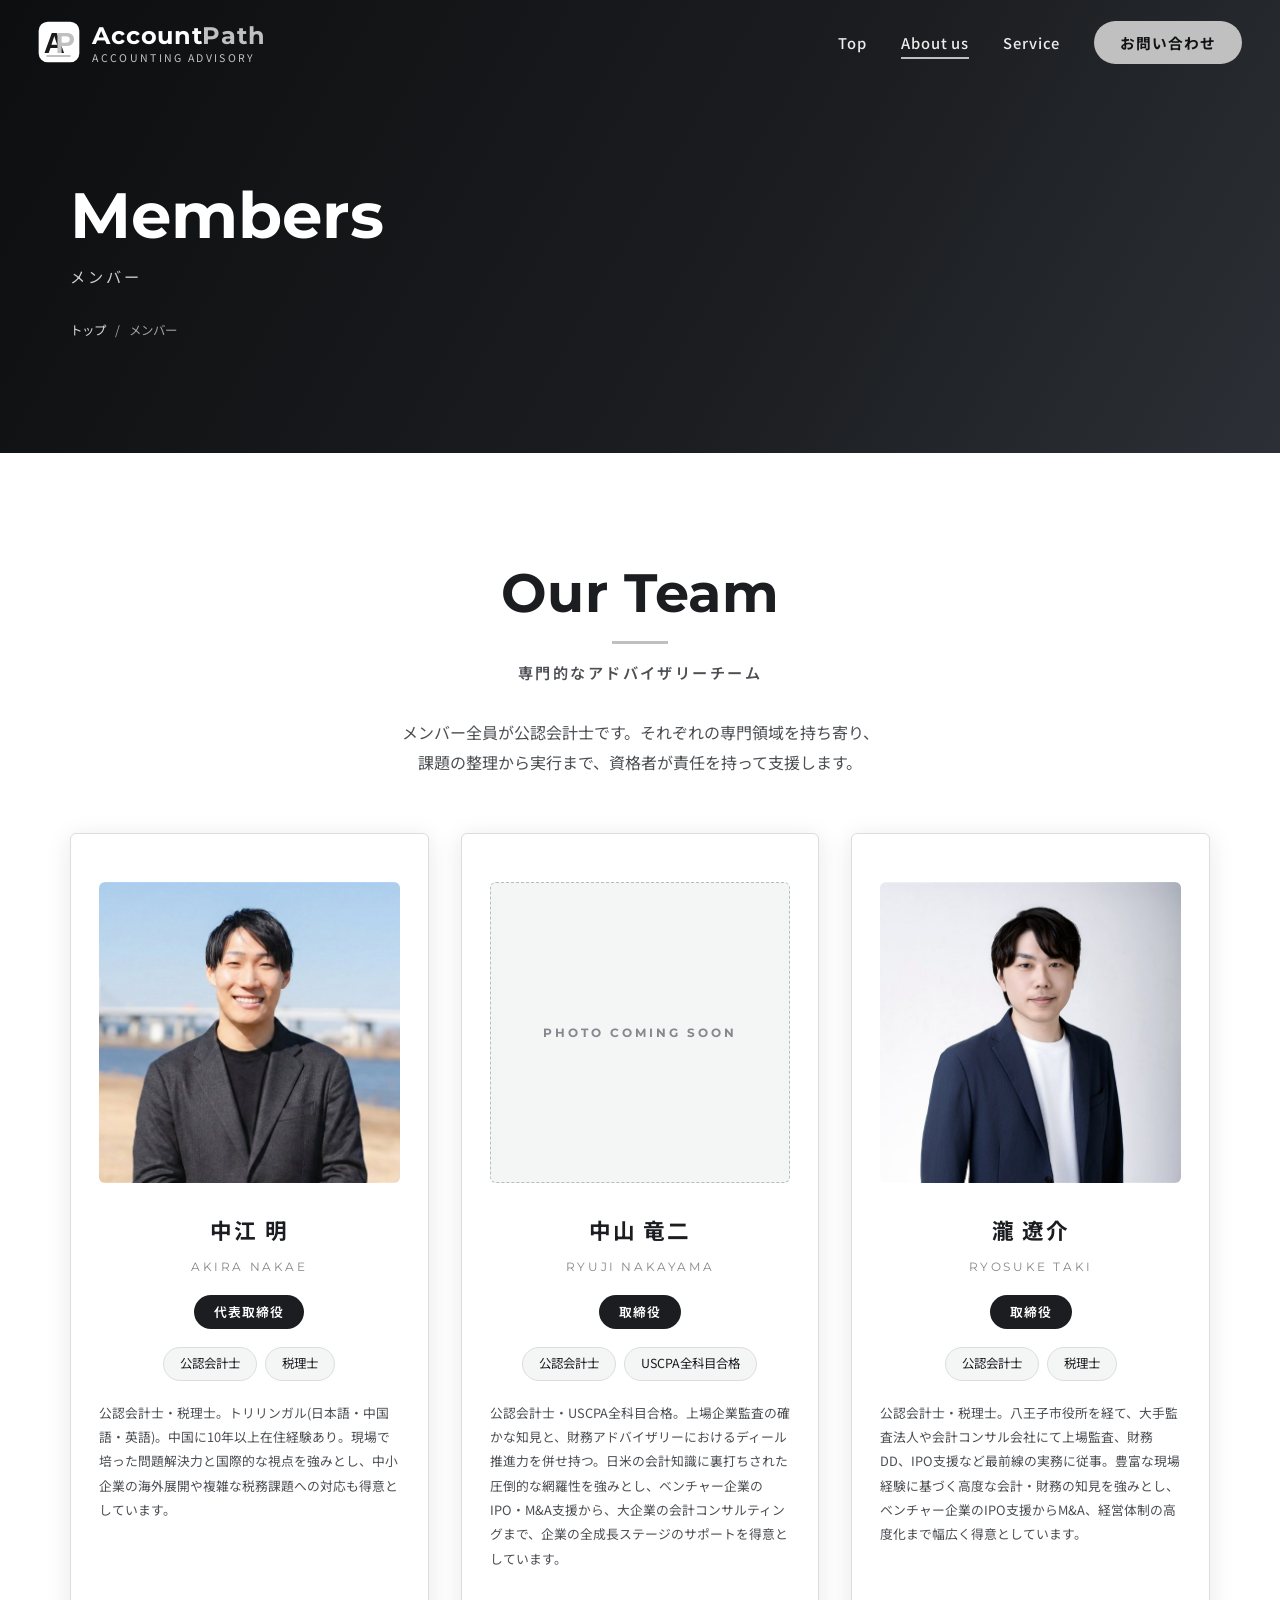
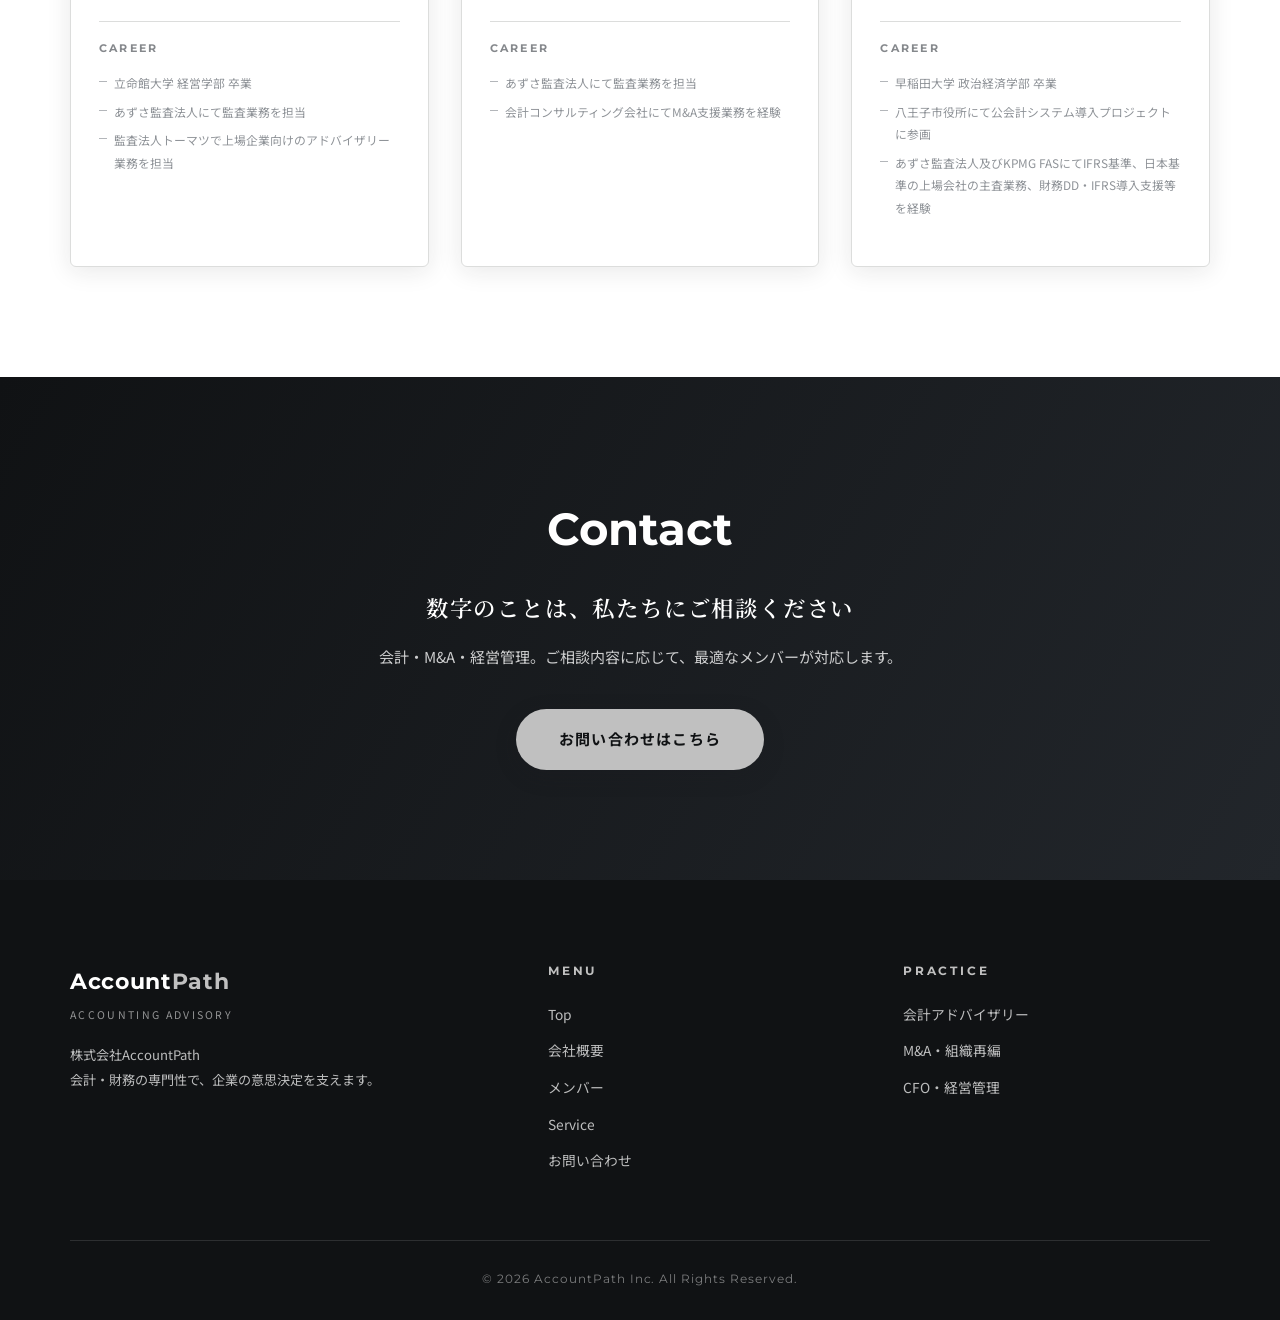
<file: members.html>
<!DOCTYPE html>
<html lang="ja">
<head>
  <meta charset="UTF-8">
  <meta name="viewport" content="width=device-width, initial-scale=1.0">
  <title>メンバー | 株式会社AccountPath</title>
  <meta name="description" content="株式会社AccountPathのメンバー紹介。公認会計士3名が専門領域を持ち寄り、成長企業の意思決定を支援します。">
  <link rel="preconnect" href="https://fonts.googleapis.com">
  <link rel="preconnect" href="https://fonts.gstatic.com" crossorigin>
  <link href="https://fonts.googleapis.com/css2?family=Montserrat:wght@600;700&family=Noto+Sans+JP:wght@400;500;700&family=Noto+Serif+JP:wght@600;700&display=swap" rel="stylesheet">
  <link rel="canonical" href="https://accountpath.co.jp/members.html">
  <link rel="icon" type="image/svg+xml" href="images/ap-appicon-mono.svg">
  <link rel="stylesheet" href="css/style.css">
</head>
<body>

  <header class="site-header">
    <div class="container-wide header-inner">
      <a href="index.html" class="brand">
        <img src="images/ap-appicon-mono-white.svg" alt="" class="brand-mark">
        <span class="brand-text">
          <span class="brand-logo">Account<span class="brand-accent">Path</span></span>
          <span class="brand-sub">ACCOUNTING ADVISORY</span>
        </span>
      </a>
      <button class="nav-toggle" aria-expanded="false" aria-label="メニューを開く">
        <span></span><span></span><span></span>
      </button>
      <nav class="global-nav">
        <ul>
          <li><a href="index.html">Top</a></li>
          <li class="has-dropdown">
            <a href="company.html" aria-current="page">About us</a>
            <ul class="dropdown-menu">
              <li><a href="company.html">会社概要<span class="arrow">→</span></a></li>
              <li><a href="members.html">メンバー<span class="arrow">→</span></a></li>
            </ul>
          </li>
          <li><a href="services.html">Service</a></li>
          <li><a href="contact.html" class="nav-cta">お問い合わせ</a></li>
        </ul>
      </nav>
    </div>
  </header>

  <main>
    <div class="page-header">
      <div class="container">
        <span class="en">Members</span>
        <span class="jp">メンバー</span>
        <div class="breadcrumb"><a href="index.html">トップ</a><span>メンバー</span></div>
      </div>
    </div>

    <section class="section">
      <div class="container">
        <div class="sec-head center reveal">
          <span class="sec-en">Our Team</span>
          <span class="sec-jp">専門的なアドバイザリーチーム</span>
        </div>
        <p class="reveal" style="text-align: center; max-width: 680px; margin: -30px auto 56px; color: var(--text-muted);">
          メンバー全員が公認会計士です。それぞれの専門領域を持ち寄り、<br>
          課題の整理から実行まで、資格者が責任を持って支援します。
        </p>

        <div class="member-grid">
          <div class="member-card reveal">
            <div class="member-main">
              <div class="member-photo">
                <img src="images/members/nakae.jpg" alt="代表取締役 中江明">
              </div>
              <h3 class="member-name">中江 明</h3>
              <span class="member-name-en">Akira Nakae</span>
              <div><span class="member-role">代表取締役</span></div>
              <ul class="member-quals">
                <li>公認会計士</li>
                <li>税理士</li>
              </ul>
              <p class="member-bio">
                公認会計士・税理士。トリリンガル(日本語・中国語・英語)。中国に10年以上在住経験あり。現場で培った問題解決力と国際的な視点を強みとし、中小企業の海外展開や複雑な税務課題への対応も得意としています。
              </p>
            </div>
            <div class="member-career">
              <h4>Career</h4>
              <ul>
                <li>立命館大学 経営学部 卒業</li>
                <li>あずさ監査法人にて監査業務を担当</li>
                <li>監査法人トーマツで上場企業向けのアドバイザリー業務を担当</li>
              </ul>
            </div>
          </div>

          <div class="member-card reveal reveal-delay-1">
            <div class="member-main">
              <div class="member-photo placeholder">
                <span class="ph-en">Photo Coming Soon</span>
              </div>
              <h3 class="member-name">中山 竜二</h3>
              <span class="member-name-en">Ryuji Nakayama</span>
              <div><span class="member-role">取締役</span></div>
              <ul class="member-quals">
                <li>公認会計士</li>
                <li>USCPA全科目合格</li>
              </ul>
              <p class="member-bio">
                公認会計士・USCPA全科目合格。上場企業監査の確かな知見と、財務アドバイザリーにおけるディール推進力を併せ持つ。日米の会計知識に裏打ちされた圧倒的な網羅性を強みとし、ベンチャー企業のIPO・M&A支援から、大企業の会計コンサルティングまで、企業の全成長ステージのサポートを得意としています。
              </p>
            </div>
            <div class="member-career">
              <h4>Career</h4>
              <ul>
                <li>あずさ監査法人にて監査業務を担当</li>
                <li>会計コンサルティング会社にてM&A支援業務を経験</li>
              </ul>
            </div>
          </div>

          <div class="member-card reveal reveal-delay-2">
            <div class="member-main">
              <div class="member-photo">
                <img src="images/members/taki.jpg" alt="取締役 瀧遼介">
              </div>
              <h3 class="member-name">瀧 遼介</h3>
              <span class="member-name-en">Ryosuke Taki</span>
              <div><span class="member-role">取締役</span></div>
              <ul class="member-quals">
                <li>公認会計士</li>
                <li>税理士</li>
              </ul>
              <p class="member-bio">
                公認会計士・税理士。八王子市役所を経て、大手監査法人や会計コンサル会社にて上場監査、財務DD、IPO支援など最前線の実務に従事。豊富な現場経験に基づく高度な会計・財務の知見を強みとし、ベンチャー企業のIPO支援からM&A、経営体制の高度化まで幅広く得意としています。
              </p>
            </div>
            <div class="member-career">
              <h4>Career</h4>
              <ul>
                <li>早稲田大学 政治経済学部 卒業</li>
                <li>八王子市役所にて公会計システム導入プロジェクトに参画</li>
                <li>あずさ監査法人及びKPMG FASにてIFRS基準、日本基準の上場会社の主査業務、財務DD・IFRS導入支援等を経験</li>
              </ul>
            </div>
          </div>
        </div>
      </div>
    </section>

    <section class="cta-band">
      <div class="container">
        <span class="en reveal">Contact</span>
        <h2 class="reveal">数字のことは、私たちにご相談ください</h2>
        <p class="reveal">会計・M&A・経営管理。ご相談内容に応じて、最適なメンバーが対応します。</p>
        <a href="contact.html" class="btn btn-primary reveal">お問い合わせはこちら</a>
      </div>
    </section>
  </main>

  <footer class="site-footer">
    <div class="container">
      <div class="footer-inner">
        <div class="footer-brand">
          <span class="brand-logo">Account<span class="brand-accent">Path</span></span>
          <span class="brand-sub">ACCOUNTING ADVISORY</span>
          <p>株式会社AccountPath<br>会計・財務の専門性で、企業の意思決定を支えます。</p>
        </div>
        <div class="footer-col">
          <h4>Menu</h4>
          <ul>
            <li><a href="index.html">Top</a></li>
            <li><a href="company.html">会社概要</a></li>
            <li><a href="members.html">メンバー</a></li>
            <li><a href="services.html">Service</a></li>
            <li><a href="contact.html">お問い合わせ</a></li>
          </ul>
        </div>
        <div class="footer-col">
          <h4>Practice</h4>
          <ul>
            <li><a href="services.html#accounting">会計アドバイザリー</a></li>
            <li><a href="services.html#ma">M&A・組織再編</a></li>
            <li><a href="services.html#cfo">CFO・経営管理</a></li>
          </ul>
        </div>
      </div>
      <p class="copyright">&copy; 2026 AccountPath Inc. All Rights Reserved.</p>
    </div>
  </footer>

  <button class="to-top" aria-label="ページトップへ戻る">↑</button>
  <script src="js/main.js"></script>
</body>
</html>
</file>
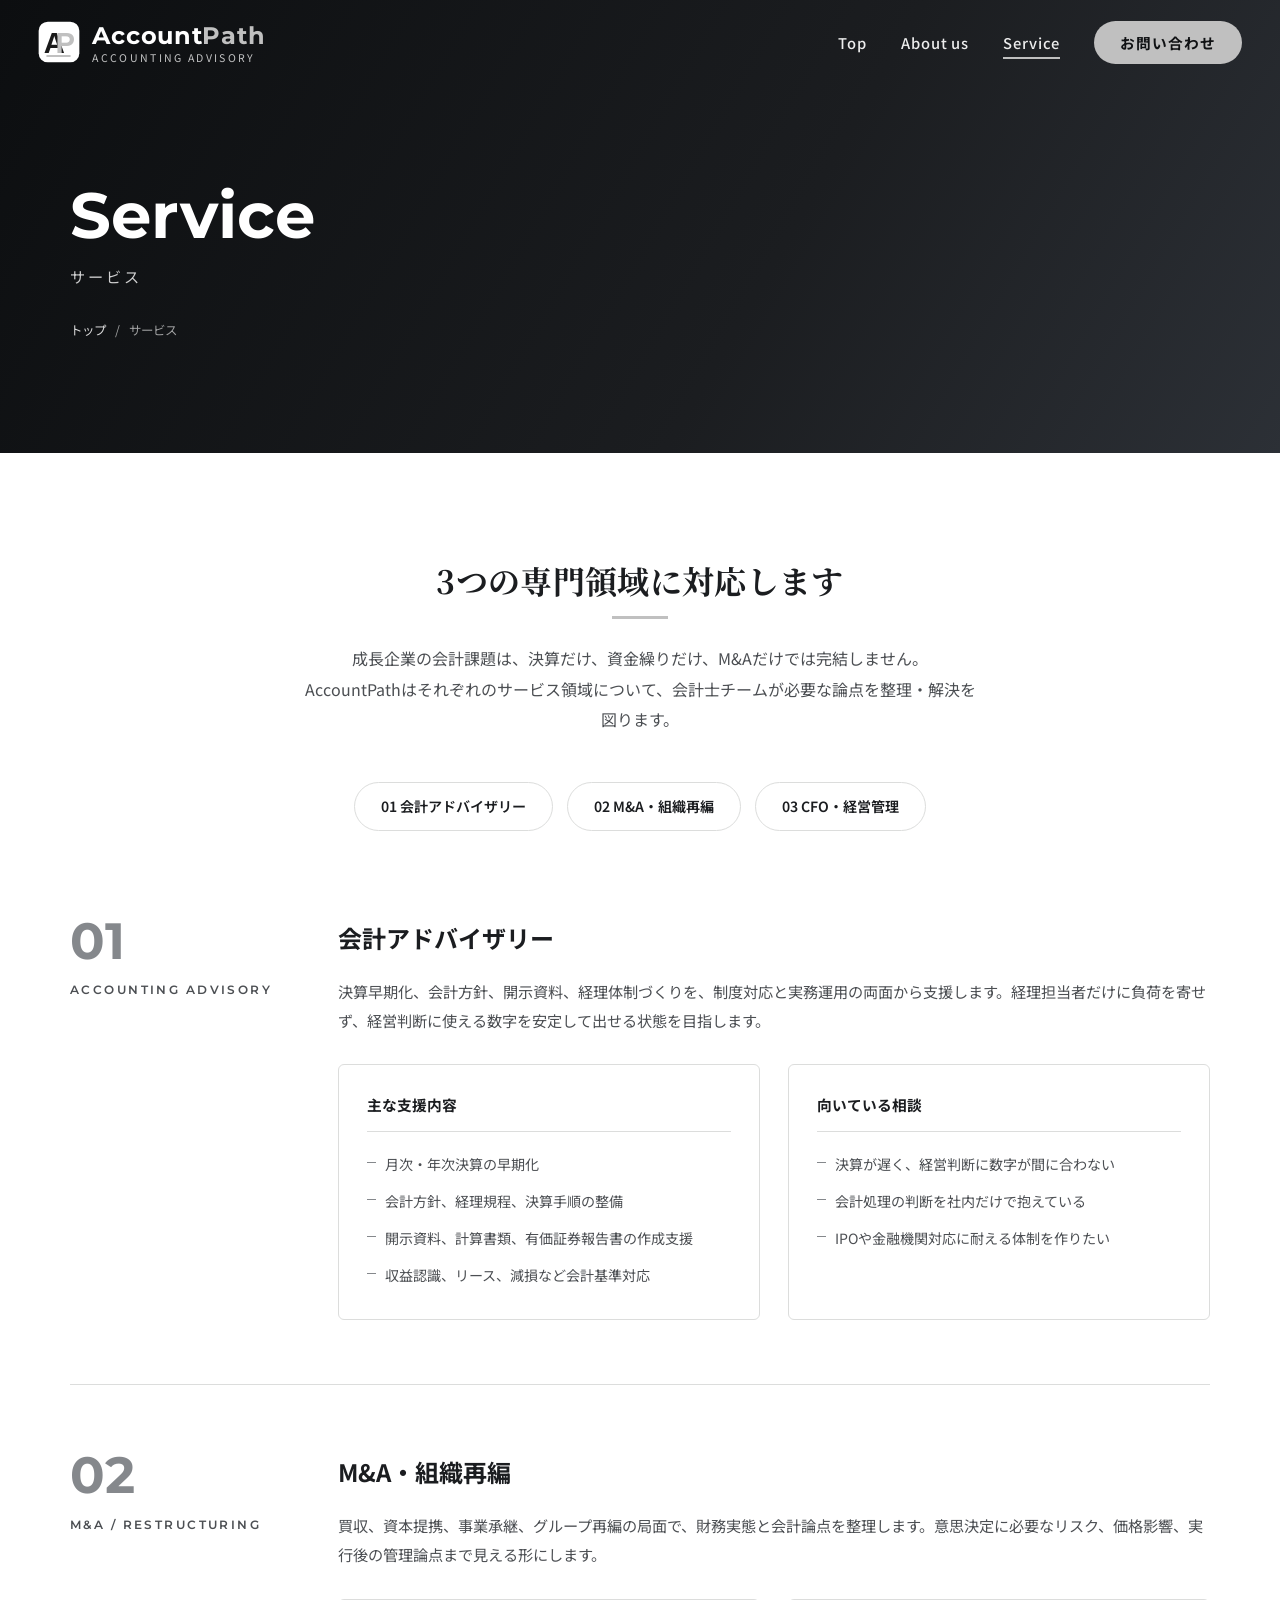
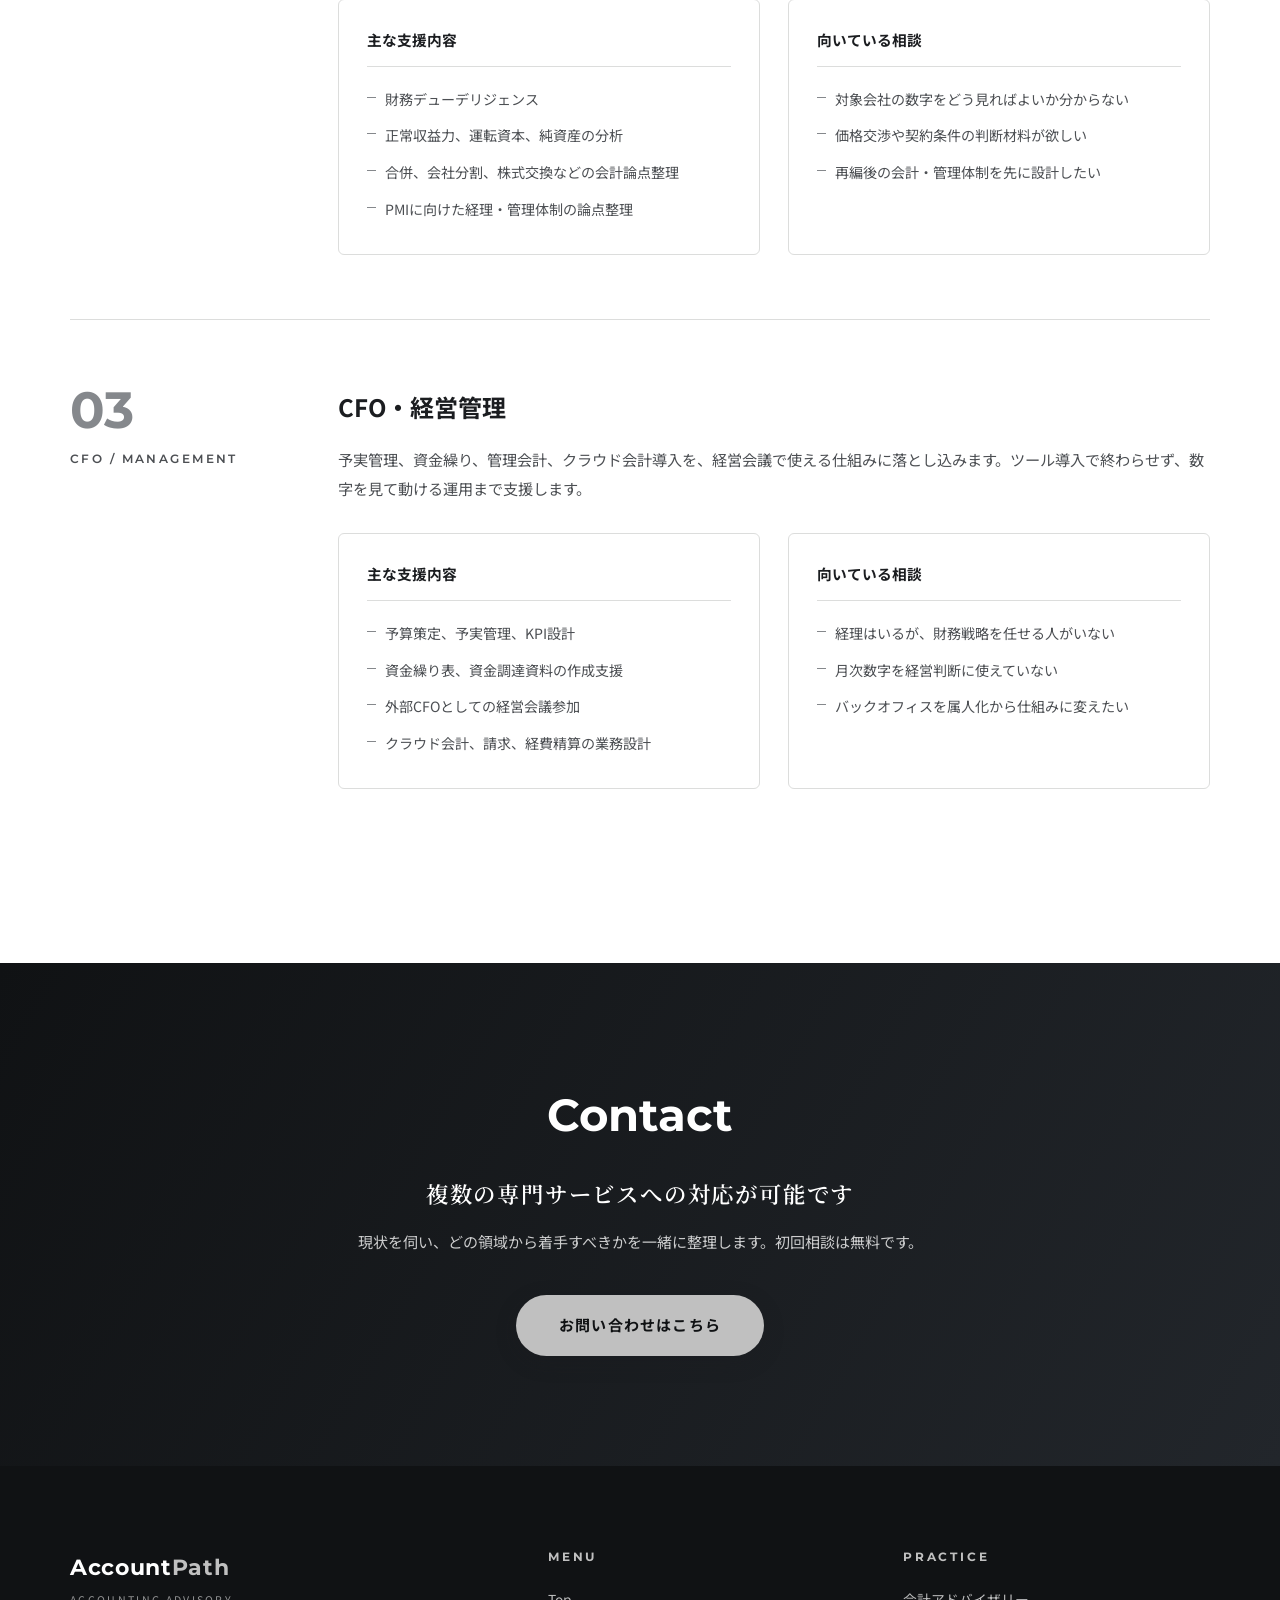
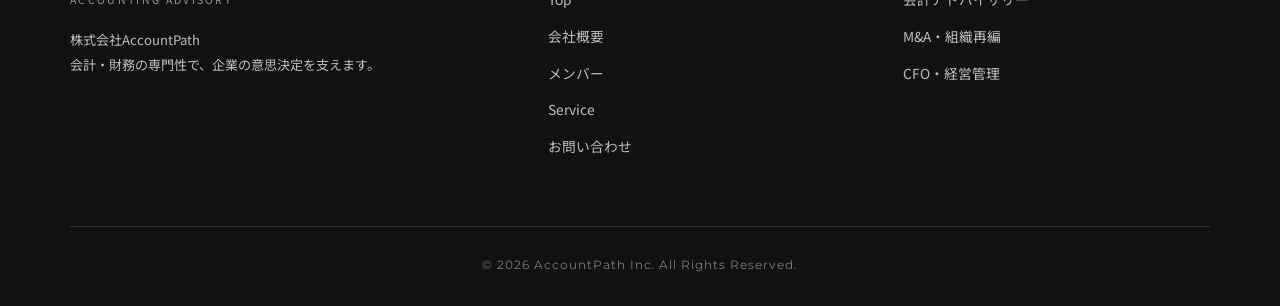
<file: services.html>
<!DOCTYPE html>
<html lang="ja">
<head>
  <meta charset="UTF-8">
  <meta name="viewport" content="width=device-width, initial-scale=1.0">
  <title>サービス | 株式会社AccountPath</title>
  <meta name="description" content="株式会社AccountPathの3つの専門領域。会計アドバイザリー、M&A・組織再編、CFO・経営管理を公認会計士が支援します。">
  <link rel="preconnect" href="https://fonts.googleapis.com">
  <link rel="preconnect" href="https://fonts.gstatic.com" crossorigin>
  <link href="https://fonts.googleapis.com/css2?family=Montserrat:wght@600;700&family=Noto+Sans+JP:wght@400;500;700&family=Noto+Serif+JP:wght@600;700&display=swap" rel="stylesheet">
  <link rel="canonical" href="https://accountpath.co.jp/services.html">
  <link rel="icon" type="image/svg+xml" href="images/ap-appicon-mono.svg">
  <link rel="stylesheet" href="css/style.css">
</head>
<body>

  <header class="site-header">
    <div class="container-wide header-inner">
      <a href="index.html" class="brand">
        <img src="images/ap-appicon-mono-white.svg" alt="" class="brand-mark">
        <span class="brand-text">
          <span class="brand-logo">Account<span class="brand-accent">Path</span></span>
          <span class="brand-sub">ACCOUNTING ADVISORY</span>
        </span>
      </a>
      <button class="nav-toggle" aria-expanded="false" aria-label="メニューを開く">
        <span></span><span></span><span></span>
      </button>
      <nav class="global-nav">
        <ul>
          <li><a href="index.html">Top</a></li>
          <li class="has-dropdown">
            <a href="company.html">About us</a>
            <ul class="dropdown-menu">
              <li><a href="company.html">会社概要<span class="arrow">→</span></a></li>
              <li><a href="members.html">メンバー<span class="arrow">→</span></a></li>
            </ul>
          </li>
          <li><a href="services.html" aria-current="page">Service</a></li>
          <li><a href="contact.html" class="nav-cta">お問い合わせ</a></li>
        </ul>
      </nav>
    </div>
  </header>

  <main>
    <div class="page-header">
      <div class="container">
        <span class="en">Service</span>
        <span class="jp">サービス</span>
        <div class="breadcrumb"><a href="index.html">トップ</a><span>サービス</span></div>
      </div>
    </div>

    <section class="section">
      <div class="container">
        <div class="sec-head center reveal">
          <span class="sec-en" style="font-size: clamp(1.5rem, 3vw, 2rem); font-family: var(--font-serif);">3つの専門領域に対応します</span>
        </div>
        <p class="reveal" style="text-align: center; max-width: 680px; margin: -36px auto 48px; color: var(--text-muted);">
          成長企業の会計課題は、決算だけ、資金繰りだけ、M&Aだけでは完結しません。<br>
          AccountPathはそれぞれのサービス領域について、会計士チームが必要な論点を整理・解決を図ります。
        </p>

        <div class="service-map reveal">
          <a href="#accounting">01 会計アドバイザリー</a>
          <a href="#ma">02 M&A・組織再編</a>
          <a href="#cfo">03 CFO・経営管理</a>
        </div>

        <article class="service-detail reveal" id="accounting">
          <div class="service-index">
            <span>01</span>
            <p>Accounting Advisory</p>
          </div>
          <div class="service-body">
            <h2>会計アドバイザリー</h2>
            <p>
              決算早期化、会計方針、開示資料、経理体制づくりを、制度対応と実務運用の両面から支援します。経理担当者だけに負荷を寄せず、経営判断に使える数字を安定して出せる状態を目指します。
            </p>
            <div class="service-columns">
              <div>
                <h3>主な支援内容</h3>
                <ul>
                  <li>月次・年次決算の早期化</li>
                  <li>会計方針、経理規程、決算手順の整備</li>
                  <li>開示資料、計算書類、有価証券報告書の作成支援</li>
                  <li>収益認識、リース、減損など会計基準対応</li>
                </ul>
              </div>
              <div>
                <h3>向いている相談</h3>
                <ul>
                  <li>決算が遅く、経営判断に数字が間に合わない</li>
                  <li>会計処理の判断を社内だけで抱えている</li>
                  <li>IPOや金融機関対応に耐える体制を作りたい</li>
                </ul>
              </div>
            </div>
          </div>
        </article>

        <article class="service-detail reveal" id="ma">
          <div class="service-index">
            <span>02</span>
            <p>M&A / Restructuring</p>
          </div>
          <div class="service-body">
            <h2>M&A・組織再編</h2>
            <p>
              買収、資本提携、事業承継、グループ再編の局面で、財務実態と会計論点を整理します。意思決定に必要なリスク、価格影響、実行後の管理論点まで見える形にします。
            </p>
            <div class="service-columns">
              <div>
                <h3>主な支援内容</h3>
                <ul>
                  <li>財務デューデリジェンス</li>
                  <li>正常収益力、運転資本、純資産の分析</li>
                  <li>合併、会社分割、株式交換などの会計論点整理</li>
                  <li>PMIに向けた経理・管理体制の論点整理</li>
                </ul>
              </div>
              <div>
                <h3>向いている相談</h3>
                <ul>
                  <li>対象会社の数字をどう見ればよいか分からない</li>
                  <li>価格交渉や契約条件の判断材料が欲しい</li>
                  <li>再編後の会計・管理体制を先に設計したい</li>
                </ul>
              </div>
            </div>
          </div>
        </article>

        <article class="service-detail reveal" id="cfo">
          <div class="service-index">
            <span>03</span>
            <p>CFO / Management</p>
          </div>
          <div class="service-body">
            <h2>CFO・経営管理</h2>
            <p>
              予実管理、資金繰り、管理会計、クラウド会計導入を、経営会議で使える仕組みに落とし込みます。ツール導入で終わらせず、数字を見て動ける運用まで支援します。
            </p>
            <div class="service-columns">
              <div>
                <h3>主な支援内容</h3>
                <ul>
                  <li>予算策定、予実管理、KPI設計</li>
                  <li>資金繰り表、資金調達資料の作成支援</li>
                  <li>外部CFOとしての経営会議参加</li>
                  <li>クラウド会計、請求、経費精算の業務設計</li>
                </ul>
              </div>
              <div>
                <h3>向いている相談</h3>
                <ul>
                  <li>経理はいるが、財務戦略を任せる人がいない</li>
                  <li>月次数字を経営判断に使えていない</li>
                  <li>バックオフィスを属人化から仕組みに変えたい</li>
                </ul>
              </div>
            </div>
          </div>
        </article>
      </div>
    </section>

    <section class="cta-band">
      <div class="container">
        <span class="en reveal">Contact</span>
        <h2 class="reveal">複数の専門サービスへの対応が可能です</h2>
        <p class="reveal">現状を伺い、どの領域から着手すべきかを一緒に整理します。初回相談は無料です。</p>
        <a href="contact.html" class="btn btn-primary reveal">お問い合わせはこちら</a>
      </div>
    </section>
  </main>

  <footer class="site-footer">
    <div class="container">
      <div class="footer-inner">
        <div class="footer-brand">
          <span class="brand-logo">Account<span class="brand-accent">Path</span></span>
          <span class="brand-sub">ACCOUNTING ADVISORY</span>
          <p>株式会社AccountPath<br>会計・財務の専門性で、企業の意思決定を支えます。</p>
        </div>
        <div class="footer-col">
          <h4>Menu</h4>
          <ul>
            <li><a href="index.html">Top</a></li>
            <li><a href="company.html">会社概要</a></li>
            <li><a href="members.html">メンバー</a></li>
            <li><a href="services.html">Service</a></li>
            <li><a href="contact.html">お問い合わせ</a></li>
          </ul>
        </div>
        <div class="footer-col">
          <h4>Practice</h4>
          <ul>
            <li><a href="services.html#accounting">会計アドバイザリー</a></li>
            <li><a href="services.html#ma">M&A・組織再編</a></li>
            <li><a href="services.html#cfo">CFO・経営管理</a></li>
          </ul>
        </div>
      </div>
      <p class="copyright">&copy; 2026 AccountPath Inc. All Rights Reserved.</p>
    </div>
  </footer>

  <button class="to-top" aria-label="ページトップへ戻る">↑</button>
  <script src="js/main.js"></script>
</body>
</html>
</file>
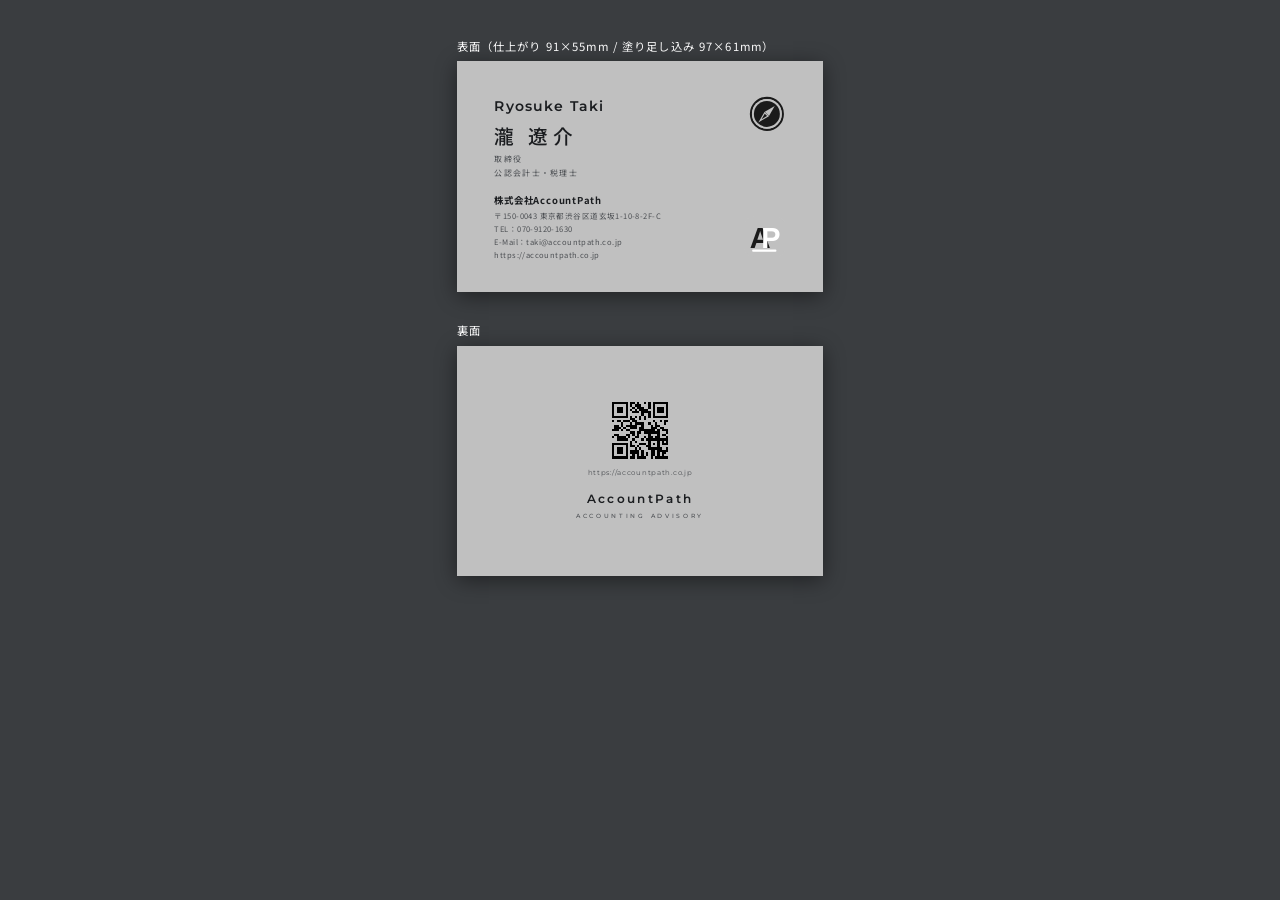
<file: meishi/meishi.html>
<!DOCTYPE html>
<html lang="ja">
<head>
<meta charset="UTF-8">
<meta name="robots" content="noindex">
<title>名刺 | 株式会社AccountPath</title>
<link rel="preconnect" href="https://fonts.googleapis.com">
<link rel="preconnect" href="https://fonts.gstatic.com" crossorigin>
<link href="https://fonts.googleapis.com/css2?family=Montserrat:wght@400;500;600;700;800&family=Noto+Sans+JP:wght@400;500;700&display=swap" rel="stylesheet">
<style>
  /* ================================================================
     名刺入稿データ（グレー基調・ミニマル）
     仕上がりサイズ : 91mm × 55mm
     塗り足し       : 各辺 3mm（データサイズ 97mm × 61mm）
     文字は仕上がり線から 3mm 以上内側に配置（安全マージン 6mm）
     ================================================================ */
  :root {
    --card-bg: #c0c0c0;   /* シルバーグレー */
    --ink: #1b1d20;       /* ほぼ黒 */
    --muted: #4c4f53;     /* グレー文字 */
    --line: #9a9a98;
    --font-sans: "Noto Sans JP", sans-serif;
    --font-en: "Montserrat", sans-serif;
  }

  * { margin: 0; padding: 0; box-sizing: border-box; }

  @page { size: 97mm 61mm; margin: 0; }

  body { background: #3a3d40; font-family: var(--font-sans); }

  .card {
    width: 97mm;
    height: 61mm;
    background: var(--card-bg);
    color: var(--ink);
    position: relative;
    overflow: hidden;
    /* 塗り足し3mm込み。仕上がり = 内側 91×55mm */
  }

  /* 画面プレビュー用（印刷時は解除） */
  @media screen {
    body { padding: 10mm; }
    .card { margin: 0 auto 8mm; box-shadow: 0 4px 20px rgba(0,0,0,.45); }
    .preview-label {
      width: 97mm; margin: 0 auto 2mm;
      font-size: 3mm; color: #fff; letter-spacing: .1em;
    }
  }
  @media print {
    body { background: none; padding: 0; }
    .preview-label { display: none; }
    .card { page-break-after: always; }
    .card:last-child { page-break-after: auto; }
  }

  /* ============ 共通：QRコード ============ */
  .qr svg {
    display: block;
    shape-rendering: crispEdges;
  }
  .qr svg rect { fill: var(--card-bg); }   /* QRの白地をカード色に */

  /* ============ 表面 ============ */
  .front .name-block {
    position: absolute;
    top: 9.5mm;
    left: 10mm;
  }
  .front .name-en {
    font-family: var(--font-en);
    font-weight: 600;
    font-size: 3.8mm;
    letter-spacing: .08em;
    color: var(--ink);
  }
  .front .name-jp {
    font-size: 5.2mm;
    font-weight: 500;
    letter-spacing: .24em;
    color: var(--ink);
    margin-top: 1.6mm;
  }
  .front .name-title {
    font-size: 2.1mm;
    letter-spacing: .16em;
    color: var(--muted);
    margin-top: 0.6mm;
  }
  .front .name-title.qualification { margin-top: 1mm; }

  .front .company-block {
    position: absolute;
    left: 10mm;
    bottom: 8mm;
    font-size: 2.2mm;
    line-height: 1.7;
    letter-spacing: .05em;
    color: var(--ink);
  }
  .front .company-name {
    font-weight: 700;
    font-size: 2.5mm;
    letter-spacing: .08em;
    margin-bottom: 0.7mm;
  }
  .front .company-block .sub { color: var(--muted); font-size: 2mm; }

  .front .ap-mark {
    position: absolute;
    right: 10mm;
    bottom: 9mm;
    width: 11mm;
    height: 11mm;
  }
  .front .ap-mark svg { width: 100%; height: 100%; display: block; }

  .front .logo-badge {
    position: absolute;
    right: 10mm;
    top: 9mm;
    width: 10mm;
    height: 10mm;
  }
  .front .logo-badge svg { width: 100%; height: 100%; display: block; }

  /* ロゴ右上バージョン（?logotop）: APマークを右上へ、コンパスは非表示 */
  body.logotop .front .ap-mark { top: 9mm; bottom: auto; }
  body.logotop .front .logo-badge { display: none; }

  /* ============ 裏面 ============ */
  .back {
    display: flex;
    align-items: center;
    justify-content: center;
  }
  .back .inner { text-align: center; }
  .back .qr svg {
    width: 15mm;
    height: 15mm;
    display: block;
    margin: 0 auto;
    shape-rendering: crispEdges;
  }
  .back .qr-url {
    font-family: var(--font-en);
    font-weight: 400;
    font-size: 1.9mm;
    letter-spacing: .1em;
    color: var(--muted);
    margin-top: 2.4mm;
  }
  .back .wordmark {
    font-family: var(--font-en);
    font-weight: 600;
    font-size: 3.1mm;
    letter-spacing: .2em;
    color: var(--ink);
    margin-top: 4mm;
  }
  .back .wordmark-sub {
    font-family: var(--font-en);
    font-weight: 500;
    font-size: 1.7mm;
    letter-spacing: .42em;
    color: var(--muted);
    margin-top: 1.6mm;
  }
</style>
</head>
<body>

  <p class="preview-label">表面（仕上がり 91×55mm / 塗り足し込み 97×61mm）</p>
  <div class="card front">
    <div class="name-block">
      <div class="name-en">Ryosuke Taki</div>
      <div class="name-jp">瀧 遼介</div>
      <div class="name-title">取締役</div>
      <div class="name-title qualification">公認会計士・税理士</div>
    </div>

    <div class="logo-badge">
      <!-- 公式ロゴ: images/logo-icon-silver.svg -->
      <svg viewBox="0 0 512 512" xmlns="http://www.w3.org/2000/svg">
        <circle cx="256" cy="256" r="216" fill="none" stroke="#1A1A1A" stroke-width="30"/>
        <circle cx="256" cy="256" r="203" fill="#C0C0C0"/>
        <circle cx="256" cy="256" r="176" fill="#1A1A1A"/>
        <g transform="rotate(45 256 256)">
          <path d="M256 106 L296 256 L216 256 Z" fill="#C0C0C0"/>
          <path d="M224 266 L288 266 L256 390 Z" fill="none" stroke="#C0C0C0" stroke-width="15" stroke-linejoin="miter" stroke-miterlimit="8"/>
        </g>
      </svg>
    </div>

    <div class="company-block">
      <div class="company-name">株式会社AccountPath</div>
      <div class="sub">〒150-0043 東京都渋谷区道玄坂1-10-8-2F-C</div>
      <div class="sub">TEL：070-9120-1630</div>
      <div class="sub">E-Mail：taki@accountpath.co.jp</div>
      <div class="sub">https://accountpath.co.jp</div>
    </div>

    <div class="ap-mark">
      <!-- 公式ロゴ: images/ap-appicon-mono-silver.svg -->
      <svg viewBox="0 0 512 512" xmlns="http://www.w3.org/2000/svg">
        <rect x="8" y="8" width="496" height="496" rx="112" fill="#C0C0C0"/>
        <text x="200" y="390" font-family="Arial, 'Segoe UI', 'Helvetica Neue', sans-serif" font-size="356" font-weight="900" text-anchor="middle" fill="#1A1A1A">A</text>
        <text x="332" y="390" font-family="Arial, 'Segoe UI', 'Helvetica Neue', sans-serif" font-size="356" font-weight="900" text-anchor="middle" fill="#FFFFFF">P</text>
        <rect x="100" y="414" width="300" height="26" rx="13" fill="#FFFFFF"/>
      </svg>
    </div>
  </div>

  <p class="preview-label">裏面</p>
  <div class="card back">
    <div class="inner">
      <div class="qr"></div>
      <div class="qr-url">https://accountpath.co.jp</div>
      <div class="wordmark">AccountPath</div>
      <div class="wordmark-sub">ACCOUNTING ADVISORY</div>
    </div>
  </div>

  <script src="qrcode.min.js"></script>
  <script>
    /* QRコードのリンク先URL */
    var QR_URL = 'https://accountpath.co.jp';
    var qr = qrcode(0, 'M');
    qr.addData(QR_URL);
    qr.make();
    var svgTag = qr.createSvgTag({ cellSize: 4, margin: 0, scalable: true })
                   .replace(/fill="white"/g, 'fill="#c0c0c0"');
    document.querySelectorAll('.qr').forEach(function (el) {
      el.innerHTML = svgTag;
    });

    /* URLに ?nologo を付けると右上のロゴなし版になる */
    if (location.search.indexOf('nologo') !== -1) {
      document.querySelectorAll('.logo-badge').forEach(function (el) {
        el.remove();
      });
    }

    /* URLに ?logotop を付けるとAPロゴが右上のバージョンになる */
    if (location.search.indexOf('logotop') !== -1) {
      document.body.classList.add('logotop');
    }
  </script>
</body>
</html>
</file>
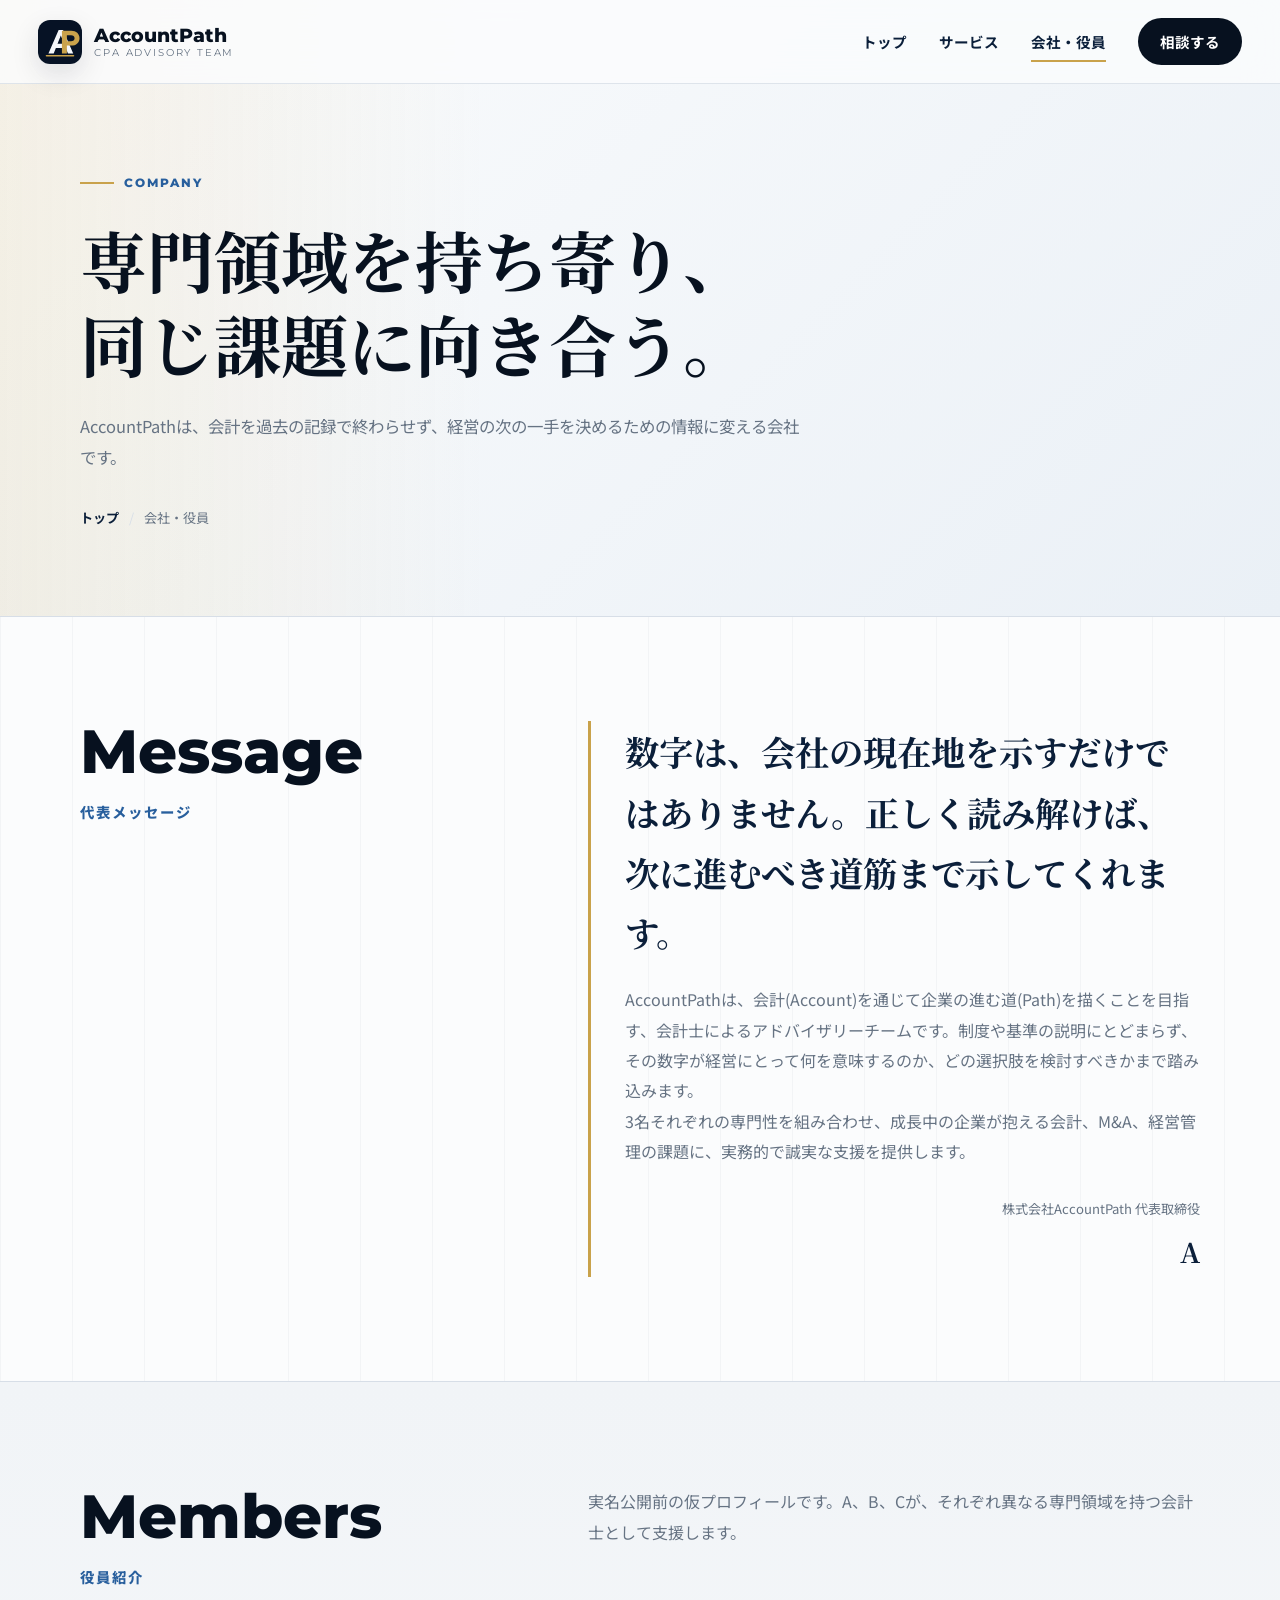
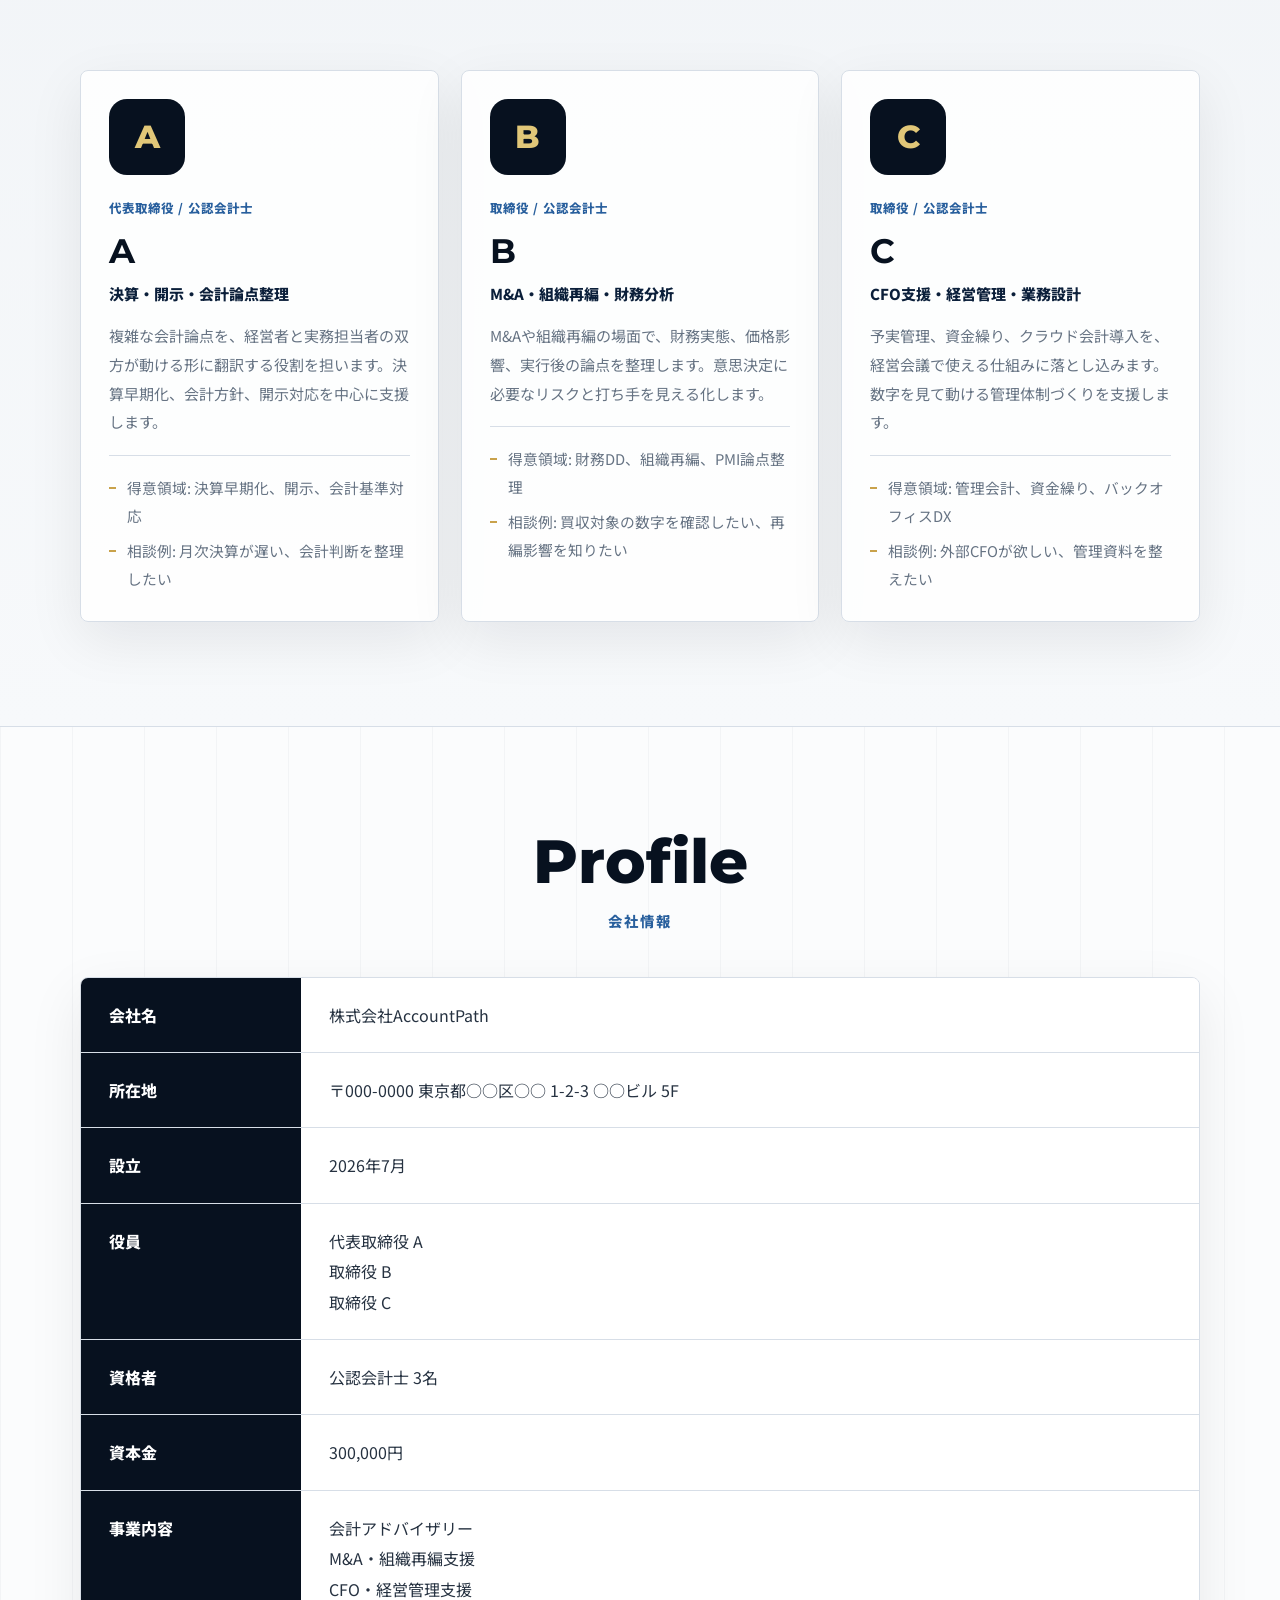
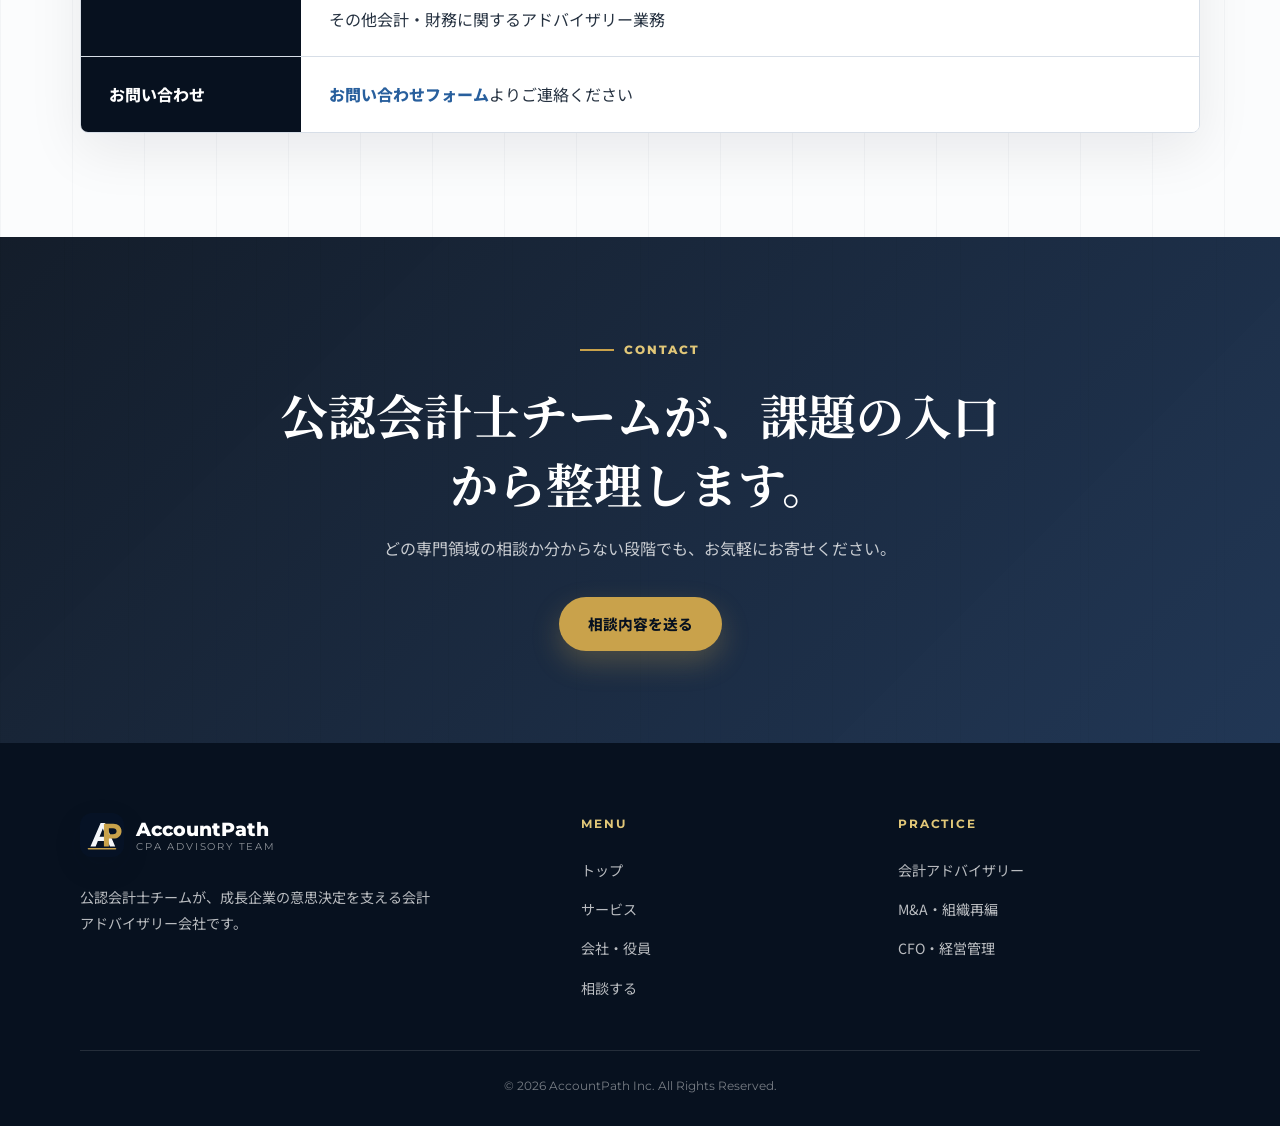
<file: member-preview/company.html>
<!DOCTYPE html>
<html lang="ja">
<head>
  <meta charset="UTF-8">
  <meta name="viewport" content="width=device-width, initial-scale=1.0">
  <meta name="robots" content="noindex">
  <title>会社・役員 | 株式会社AccountPath</title>
  <meta name="description" content="株式会社AccountPathの会社概要と役員紹介。3名の公認会計士が専門領域を分担して支援します。">
  <link rel="preconnect" href="https://fonts.googleapis.com">
  <link rel="preconnect" href="https://fonts.gstatic.com" crossorigin>
  <link href="https://fonts.googleapis.com/css2?family=Montserrat:wght@600;700;800&family=Noto+Sans+JP:wght@400;500;700&family=Noto+Serif+JP:wght@600;700&display=swap" rel="stylesheet">
  <link rel="icon" href="assets/accountpath-logo.svg" type="image/svg+xml">
  <link rel="stylesheet" href="css/style.css">
</head>
<body>
  <header class="site-header">
    <div class="container-wide header-inner">
      <a href="index.html" class="brand" aria-label="AccountPath トップページ">
        <img src="assets/accountpath-logo.svg" alt="" class="brand-mark">
        <span class="brand-text">
          <span class="brand-logo">AccountPath</span>
          <span class="brand-sub">CPA ADVISORY TEAM</span>
        </span>
      </a>
      <button class="nav-toggle" aria-expanded="false" aria-label="メニューを開く">
        <span></span><span></span><span></span>
      </button>
      <nav class="global-nav">
        <ul>
          <li><a href="index.html">トップ</a></li>
          <li><a href="services.html">サービス</a></li>
          <li><a href="company.html" aria-current="page">会社・役員</a></li>
          <li><a href="contact.html" class="nav-cta">相談する</a></li>
        </ul>
      </nav>
    </div>
  </header>

  <main>
    <section class="page-hero">
      <div class="container">
        <span class="eyebrow">Company</span>
        <h1>専門領域を持ち寄り、<br>同じ課題に向き合う。</h1>
        <p>
          AccountPathは、会計を過去の記録で終わらせず、経営の次の一手を決めるための情報に変える会社です。
        </p>
        <div class="breadcrumb"><a href="index.html">トップ</a><span>会社・役員</span></div>
      </div>
    </section>

    <section class="section">
      <div class="container">
        <div class="message-layout">
          <div class="sec-head reveal">
            <span class="sec-en">Message</span>
            <span class="sec-jp">代表メッセージ</span>
          </div>
          <div class="message-body reveal reveal-delay-1">
            <p class="statement">
              数字は、会社の現在地を示すだけではありません。正しく読み解けば、次に進むべき道筋まで示してくれます。
            </p>
            <p>
              AccountPathは、会計(Account)を通じて企業の進む道(Path)を描くことを目指す、会計士によるアドバイザリーチームです。制度や基準の説明にとどまらず、その数字が経営にとって何を意味するのか、どの選択肢を検討すべきかまで踏み込みます。
            </p>
            <p>
              3名それぞれの専門性を組み合わせ、成長中の企業が抱える会計、M&A、経営管理の課題に、実務的で誠実な支援を提供します。
            </p>
            <div class="message-sign">
              <span class="title">株式会社AccountPath 代表取締役</span>
              <span class="name">A</span>
            </div>
          </div>
        </div>
      </div>
    </section>

    <section class="section section-alt" id="members">
      <div class="container">
        <div class="section-split">
          <div class="sec-head reveal">
            <span class="sec-en">Members</span>
            <span class="sec-jp">役員紹介</span>
          </div>
          <p class="section-lead reveal reveal-delay-1">
            実名公開前の仮プロフィールです。A、B、Cが、それぞれ異なる専門領域を持つ会計士として支援します。
          </p>
        </div>
        <div class="member-grid">
          <article class="member-card reveal">
            <div class="member-avatar">A</div>
            <div class="member-body">
              <span class="role">代表取締役 / 公認会計士</span>
              <h2>A</h2>
              <p class="member-focus">決算・開示・会計論点整理</p>
              <p>
                複雑な会計論点を、経営者と実務担当者の双方が動ける形に翻訳する役割を担います。決算早期化、会計方針、開示対応を中心に支援します。
              </p>
              <ul>
                <li>得意領域: 決算早期化、開示、会計基準対応</li>
                <li>相談例: 月次決算が遅い、会計判断を整理したい</li>
              </ul>
            </div>
          </article>
          <article class="member-card reveal reveal-delay-1">
            <div class="member-avatar">B</div>
            <div class="member-body">
              <span class="role">取締役 / 公認会計士</span>
              <h2>B</h2>
              <p class="member-focus">M&A・組織再編・財務分析</p>
              <p>
                M&Aや組織再編の場面で、財務実態、価格影響、実行後の論点を整理します。意思決定に必要なリスクと打ち手を見える化します。
              </p>
              <ul>
                <li>得意領域: 財務DD、組織再編、PMI論点整理</li>
                <li>相談例: 買収対象の数字を確認したい、再編影響を知りたい</li>
              </ul>
            </div>
          </article>
          <article class="member-card reveal reveal-delay-2">
            <div class="member-avatar">C</div>
            <div class="member-body">
              <span class="role">取締役 / 公認会計士</span>
              <h2>C</h2>
              <p class="member-focus">CFO支援・経営管理・業務設計</p>
              <p>
                予実管理、資金繰り、クラウド会計導入を、経営会議で使える仕組みに落とし込みます。数字を見て動ける管理体制づくりを支援します。
              </p>
              <ul>
                <li>得意領域: 管理会計、資金繰り、バックオフィスDX</li>
                <li>相談例: 外部CFOが欲しい、管理資料を整えたい</li>
              </ul>
            </div>
          </article>
        </div>
      </div>
    </section>

    <section class="section">
      <div class="container">
        <div class="sec-head center reveal">
          <span class="sec-en">Profile</span>
          <span class="sec-jp">会社情報</span>
        </div>
        <table class="company-table reveal">
          <tr>
            <th>会社名</th>
            <td>株式会社AccountPath</td>
          </tr>
          <tr>
            <th>所在地</th>
            <td>〒000-0000 東京都○○区○○ 1-2-3 ○○ビル 5F</td>
          </tr>
          <tr>
            <th>設立</th>
            <td>2026年7月</td>
          </tr>
          <tr>
            <th>役員</th>
            <td>代表取締役 A<br>取締役 B<br>取締役 C</td>
          </tr>
          <tr>
            <th>資格者</th>
            <td>公認会計士 3名</td>
          </tr>
          <tr>
            <th>資本金</th>
            <td>300,000円</td>
          </tr>
          <tr>
            <th>事業内容</th>
            <td>
              会計アドバイザリー<br>
              M&A・組織再編支援<br>
              CFO・経営管理支援<br>
              その他会計・財務に関するアドバイザリー業務
            </td>
          </tr>
          <tr>
            <th>お問い合わせ</th>
            <td><a href="contact.html">お問い合わせフォーム</a>よりご連絡ください</td>
          </tr>
        </table>
      </div>
    </section>

    <section class="cta-band">
      <div class="container">
        <span class="eyebrow reveal">Contact</span>
        <h2 class="reveal">公認会計士チームが、課題の入口から整理します。</h2>
        <p class="reveal">どの専門領域の相談か分からない段階でも、お気軽にお寄せください。</p>
        <a href="contact.html" class="btn btn-primary reveal">相談内容を送る</a>
      </div>
    </section>
  </main>

  <footer class="site-footer">
    <div class="container">
      <div class="footer-inner">
        <div class="footer-brand">
          <a href="index.html" class="brand footer-logo">
            <img src="assets/accountpath-logo.svg" alt="" class="brand-mark">
            <span class="brand-text">
              <span class="brand-logo">AccountPath</span>
              <span class="brand-sub">CPA ADVISORY TEAM</span>
            </span>
          </a>
          <p>公認会計士チームが、成長企業の意思決定を支える会計アドバイザリー会社です。</p>
        </div>
        <div class="footer-col">
          <h4>Menu</h4>
          <ul>
            <li><a href="index.html">トップ</a></li>
            <li><a href="services.html">サービス</a></li>
            <li><a href="company.html">会社・役員</a></li>
            <li><a href="contact.html">相談する</a></li>
          </ul>
        </div>
        <div class="footer-col">
          <h4>Practice</h4>
          <ul>
            <li><a href="services.html#accounting">会計アドバイザリー</a></li>
            <li><a href="services.html#ma">M&A・組織再編</a></li>
            <li><a href="services.html#cfo">CFO・経営管理</a></li>
          </ul>
        </div>
      </div>
      <p class="copyright">&copy; 2026 AccountPath Inc. All Rights Reserved.</p>
    </div>
  </footer>

  <button class="to-top" aria-label="ページトップへ戻る">↑</button>
  <script src="js/main.js"></script>
</body>
</html>
</file>
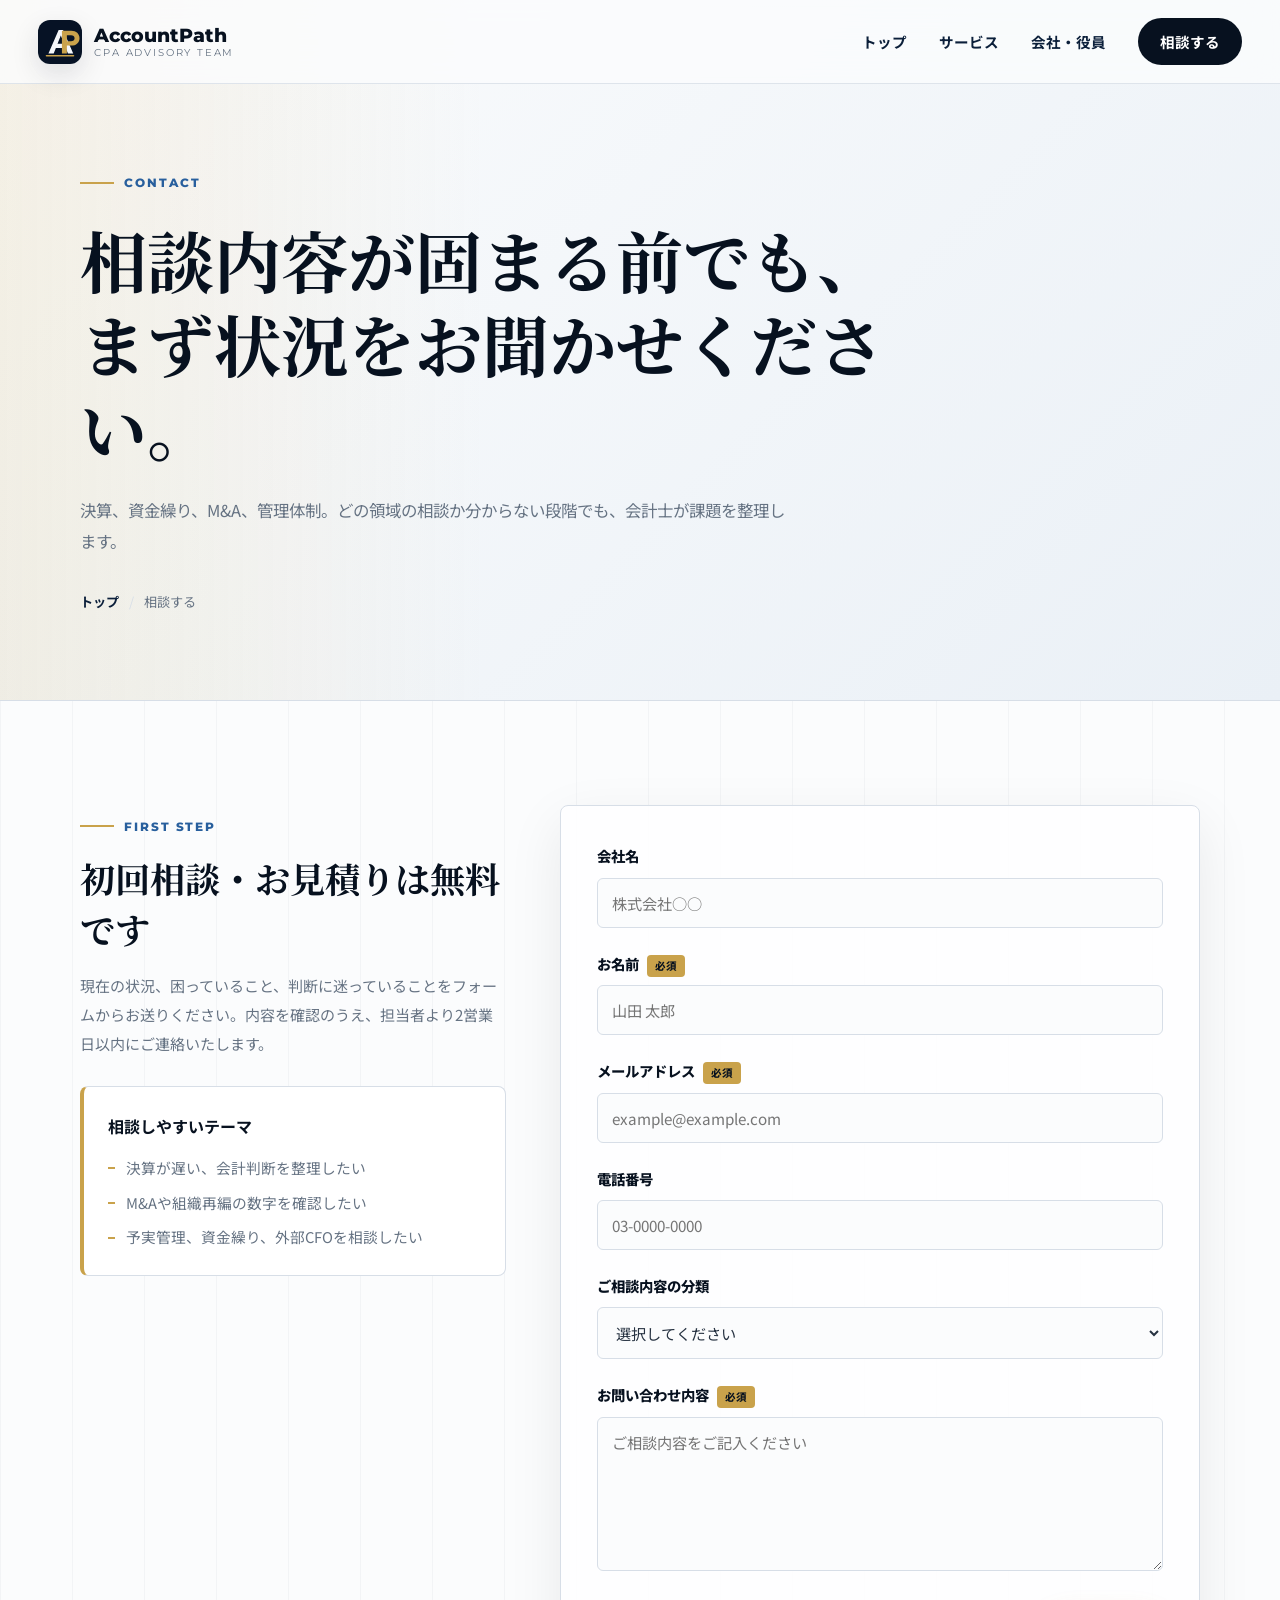
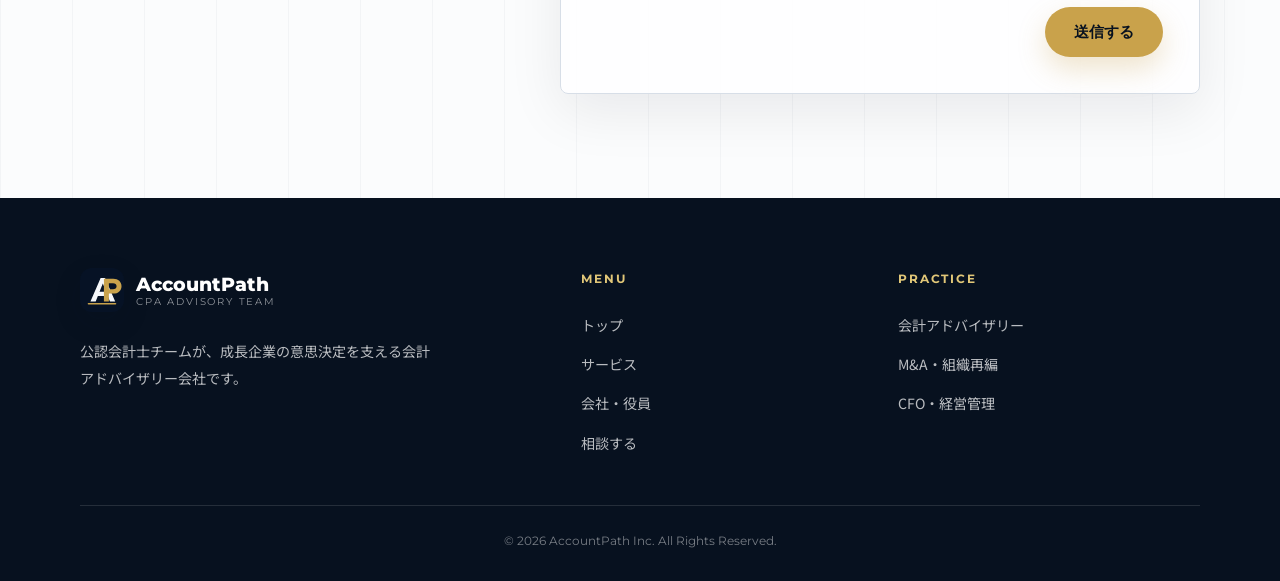
<file: member-preview/contact.html>
<!DOCTYPE html>
<html lang="ja">
<head>
  <meta charset="UTF-8">
  <meta name="viewport" content="width=device-width, initial-scale=1.0">
  <meta name="robots" content="noindex">
  <title>相談する | 株式会社AccountPath</title>
  <meta name="description" content="株式会社AccountPathへのお問い合わせページ。会計アドバイザリー、M&A・組織再編、CFO・経営管理のご相談はこちらから。">
  <link rel="preconnect" href="https://fonts.googleapis.com">
  <link rel="preconnect" href="https://fonts.gstatic.com" crossorigin>
  <link href="https://fonts.googleapis.com/css2?family=Montserrat:wght@600;700;800&family=Noto+Sans+JP:wght@400;500;700&family=Noto+Serif+JP:wght@600;700&display=swap" rel="stylesheet">
  <link rel="icon" href="assets/accountpath-logo.svg" type="image/svg+xml">
  <link rel="stylesheet" href="css/style.css">
</head>
<body>
  <header class="site-header">
    <div class="container-wide header-inner">
      <a href="index.html" class="brand" aria-label="AccountPath トップページ">
        <img src="assets/accountpath-logo.svg" alt="" class="brand-mark">
        <span class="brand-text">
          <span class="brand-logo">AccountPath</span>
          <span class="brand-sub">CPA ADVISORY TEAM</span>
        </span>
      </a>
      <button class="nav-toggle" aria-expanded="false" aria-label="メニューを開く">
        <span></span><span></span><span></span>
      </button>
      <nav class="global-nav">
        <ul>
          <li><a href="index.html">トップ</a></li>
          <li><a href="services.html">サービス</a></li>
          <li><a href="company.html">会社・役員</a></li>
          <li><a href="contact.html" class="nav-cta" aria-current="page">相談する</a></li>
        </ul>
      </nav>
    </div>
  </header>

  <main>
    <section class="page-hero">
      <div class="container">
        <span class="eyebrow">Contact</span>
        <h1>相談内容が固まる前でも、<br>まず状況をお聞かせください。</h1>
        <p>
          決算、資金繰り、M&A、管理体制。どの領域の相談か分からない段階でも、会計士が課題を整理します。
        </p>
        <div class="breadcrumb"><a href="index.html">トップ</a><span>相談する</span></div>
      </div>
    </section>

    <section class="section">
      <div class="container">
        <div class="contact-grid">
          <div class="contact-info reveal">
            <span class="eyebrow">First Step</span>
            <h2>初回相談・お見積りは無料です</h2>
            <p>
              現在の状況、困っていること、判断に迷っていることをフォームからお送りください。内容を確認のうえ、担当者より2営業日以内にご連絡いたします。
            </p>
            <div class="contact-note">
              <strong>相談しやすいテーマ</strong>
              <ul>
                <li>決算が遅い、会計判断を整理したい</li>
                <li>M&Aや組織再編の数字を確認したい</li>
                <li>予実管理、資金繰り、外部CFOを相談したい</li>
              </ul>
            </div>
          </div>

          <div class="contact-form reveal reveal-delay-1">
            <form action="https://formspree.io/f/mdaqovvk" method="POST" novalidate>
              <input type="hidden" name="_subject" value="【AccountPath】Webサイトからのお問い合わせ(member-preview)">
              <div class="form-group">
                <label for="company">会社名</label>
                <input type="text" id="company" name="company" placeholder="株式会社○○" autocomplete="organization">
              </div>
              <div class="form-group">
                <label for="name">お名前<span class="required-badge">必須</span></label>
                <input type="text" id="name" name="name" required placeholder="山田 太郎" autocomplete="name">
              </div>
              <div class="form-group">
                <label for="email">メールアドレス<span class="required-badge">必須</span></label>
                <input type="email" id="email" name="email" required placeholder="example@example.com" autocomplete="email">
              </div>
              <div class="form-group">
                <label for="phone">電話番号</label>
                <input type="tel" id="phone" name="phone" placeholder="03-0000-0000" autocomplete="tel">
              </div>
              <div class="form-group">
                <label for="topic">ご相談内容の分類</label>
                <select id="topic" name="topic">
                  <option value="">選択してください</option>
                  <option>会計アドバイザリーについて</option>
                  <option>M&A・組織再編について</option>
                  <option>CFO・経営管理について</option>
                  <option>まだ分類が分からない</option>
                </select>
              </div>
              <div class="form-group">
                <label for="message">お問い合わせ内容<span class="required-badge">必須</span></label>
                <textarea id="message" name="message" required placeholder="ご相談内容をご記入ください"></textarea>
              </div>
              <div class="form-submit">
                <button type="submit" class="btn btn-primary">送信する</button>
                <p class="form-status" role="status"></p>
              </div>
            </form>
          </div>
        </div>
      </div>
    </section>
  </main>

  <footer class="site-footer">
    <div class="container">
      <div class="footer-inner">
        <div class="footer-brand">
          <a href="index.html" class="brand footer-logo">
            <img src="assets/accountpath-logo.svg" alt="" class="brand-mark">
            <span class="brand-text">
              <span class="brand-logo">AccountPath</span>
              <span class="brand-sub">CPA ADVISORY TEAM</span>
            </span>
          </a>
          <p>公認会計士チームが、成長企業の意思決定を支える会計アドバイザリー会社です。</p>
        </div>
        <div class="footer-col">
          <h4>Menu</h4>
          <ul>
            <li><a href="index.html">トップ</a></li>
            <li><a href="services.html">サービス</a></li>
            <li><a href="company.html">会社・役員</a></li>
            <li><a href="contact.html">相談する</a></li>
          </ul>
        </div>
        <div class="footer-col">
          <h4>Practice</h4>
          <ul>
            <li><a href="services.html#accounting">会計アドバイザリー</a></li>
            <li><a href="services.html#ma">M&A・組織再編</a></li>
            <li><a href="services.html#cfo">CFO・経営管理</a></li>
          </ul>
        </div>
      </div>
      <p class="copyright">&copy; 2026 AccountPath Inc. All Rights Reserved.</p>
    </div>
  </footer>

  <button class="to-top" aria-label="ページトップへ戻る">↑</button>
  <script src="js/main.js"></script>
</body>
</html>
</file>
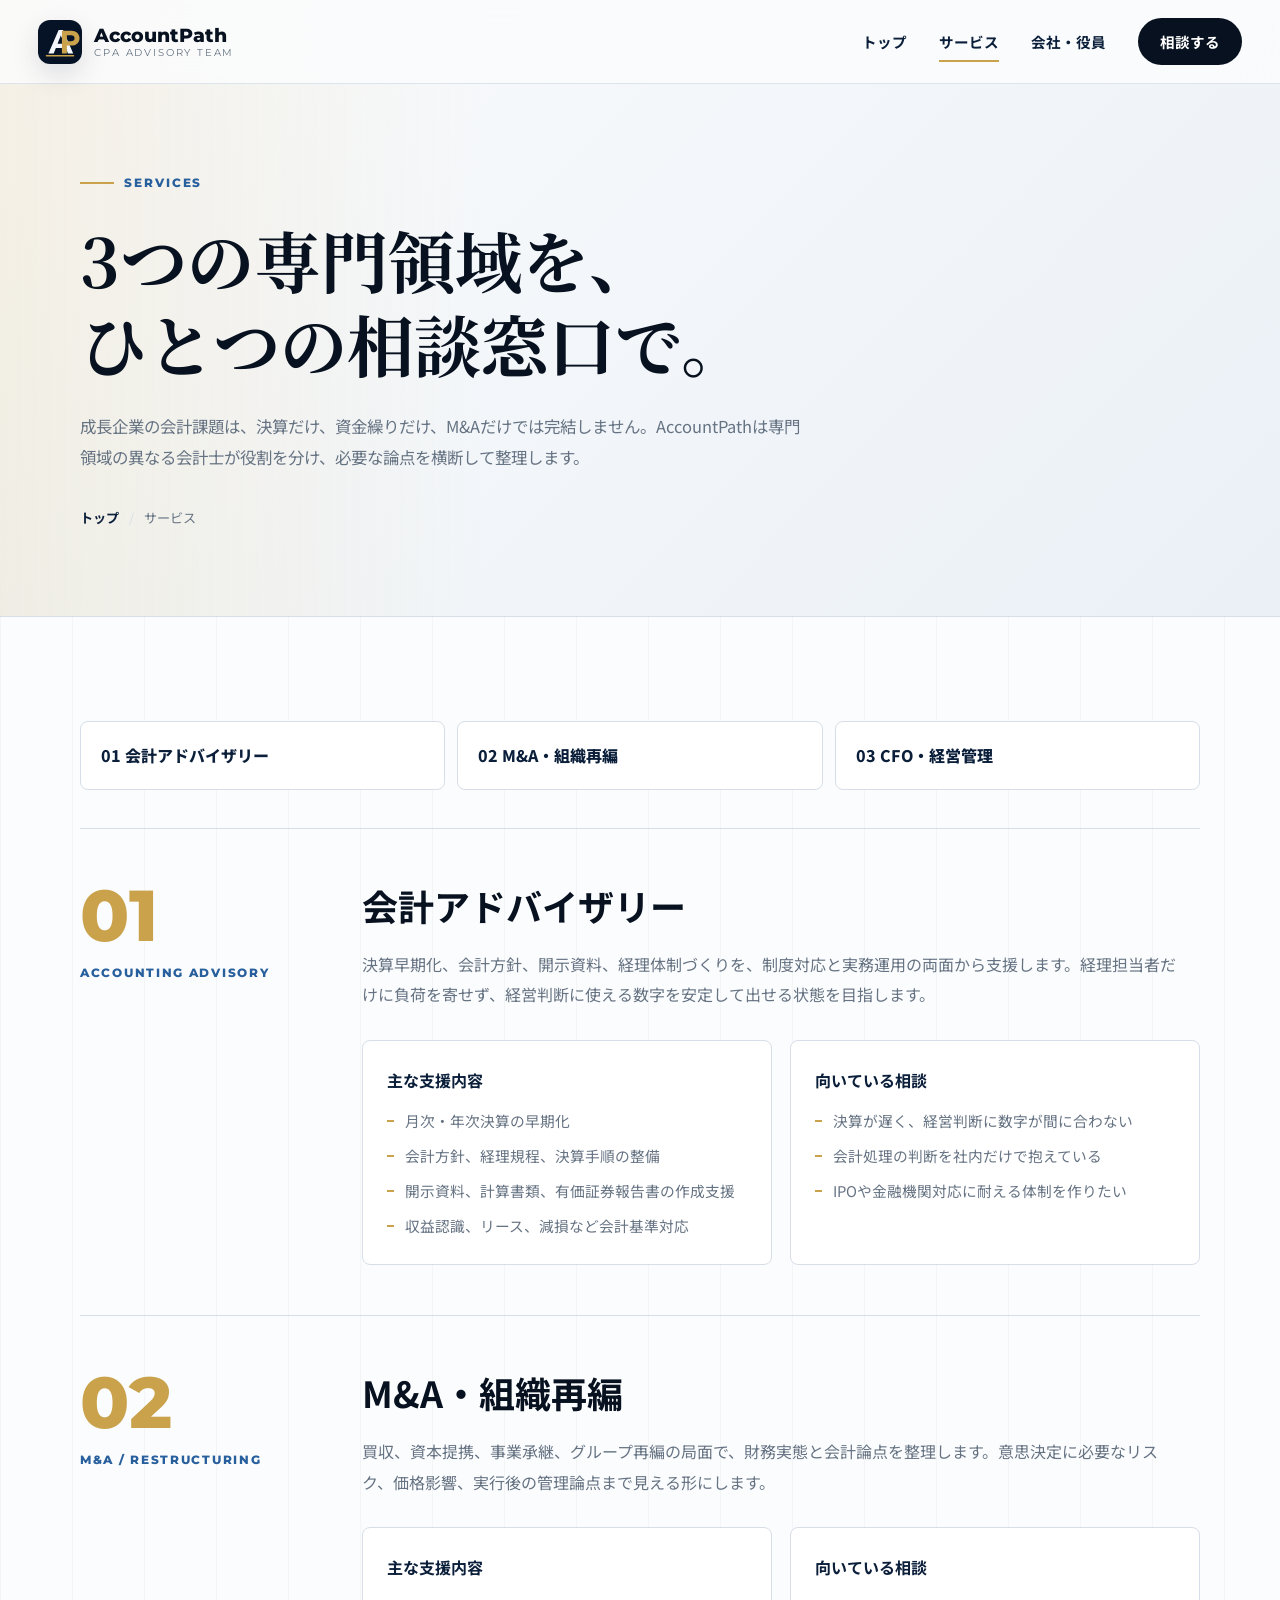
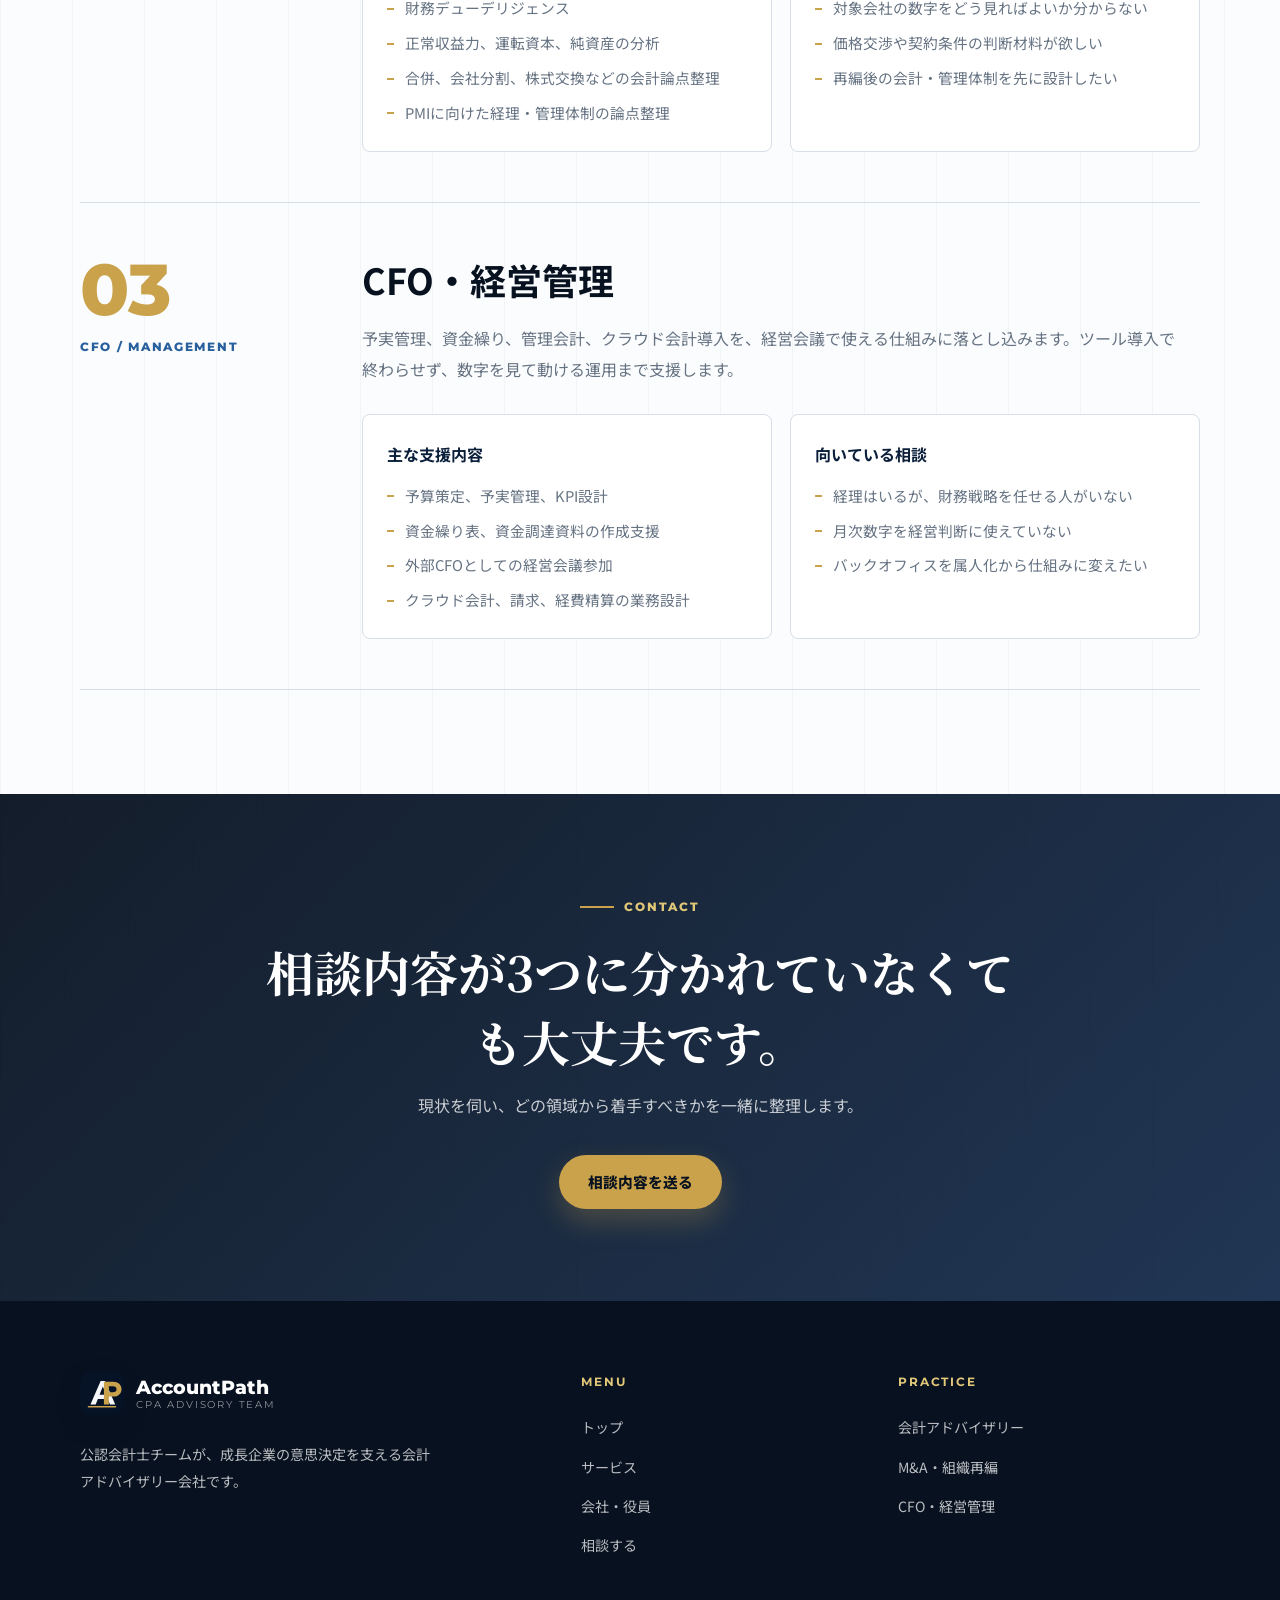
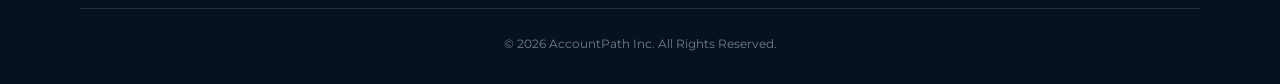
<file: member-preview/services.html>
<!DOCTYPE html>
<html lang="ja">
<head>
  <meta charset="UTF-8">
  <meta name="viewport" content="width=device-width, initial-scale=1.0">
  <meta name="robots" content="noindex">
  <title>サービス | 株式会社AccountPath</title>
  <meta name="description" content="株式会社AccountPathの3つの支援領域。会計アドバイザリー、M&A・組織再編、CFO・経営管理を公認会計士が支援します。">
  <link rel="preconnect" href="https://fonts.googleapis.com">
  <link rel="preconnect" href="https://fonts.gstatic.com" crossorigin>
  <link href="https://fonts.googleapis.com/css2?family=Montserrat:wght@600;700;800&family=Noto+Sans+JP:wght@400;500;700&family=Noto+Serif+JP:wght@600;700&display=swap" rel="stylesheet">
  <link rel="icon" href="assets/accountpath-logo.svg" type="image/svg+xml">
  <link rel="stylesheet" href="css/style.css">
</head>
<body>
  <header class="site-header">
    <div class="container-wide header-inner">
      <a href="index.html" class="brand" aria-label="AccountPath トップページ">
        <img src="assets/accountpath-logo.svg" alt="" class="brand-mark">
        <span class="brand-text">
          <span class="brand-logo">AccountPath</span>
          <span class="brand-sub">CPA ADVISORY TEAM</span>
        </span>
      </a>
      <button class="nav-toggle" aria-expanded="false" aria-label="メニューを開く">
        <span></span><span></span><span></span>
      </button>
      <nav class="global-nav">
        <ul>
          <li><a href="index.html">トップ</a></li>
          <li><a href="services.html" aria-current="page">サービス</a></li>
          <li><a href="company.html">会社・役員</a></li>
          <li><a href="contact.html" class="nav-cta">相談する</a></li>
        </ul>
      </nav>
    </div>
  </header>

  <main>
    <section class="page-hero">
      <div class="container">
        <span class="eyebrow">Services</span>
        <h1>3つの専門領域を、<br>ひとつの相談窓口で。</h1>
        <p>
          成長企業の会計課題は、決算だけ、資金繰りだけ、M&Aだけでは完結しません。AccountPathは専門領域の異なる会計士が役割を分け、必要な論点を横断して整理します。
        </p>
        <div class="breadcrumb"><a href="index.html">トップ</a><span>サービス</span></div>
      </div>
    </section>

    <section class="section">
      <div class="container">
        <div class="service-map reveal">
          <a href="#accounting">01 会計アドバイザリー</a>
          <a href="#ma">02 M&A・組織再編</a>
          <a href="#cfo">03 CFO・経営管理</a>
        </div>

        <article class="service-detail reveal" id="accounting">
          <div class="service-index">
            <span>01</span>
            <p>Accounting Advisory</p>
          </div>
          <div class="service-body">
            <h2>会計アドバイザリー</h2>
            <p>
              決算早期化、会計方針、開示資料、経理体制づくりを、制度対応と実務運用の両面から支援します。経理担当者だけに負荷を寄せず、経営判断に使える数字を安定して出せる状態を目指します。
            </p>
            <div class="service-columns">
              <div>
                <h3>主な支援内容</h3>
                <ul>
                  <li>月次・年次決算の早期化</li>
                  <li>会計方針、経理規程、決算手順の整備</li>
                  <li>開示資料、計算書類、有価証券報告書の作成支援</li>
                  <li>収益認識、リース、減損など会計基準対応</li>
                </ul>
              </div>
              <div>
                <h3>向いている相談</h3>
                <ul>
                  <li>決算が遅く、経営判断に数字が間に合わない</li>
                  <li>会計処理の判断を社内だけで抱えている</li>
                  <li>IPOや金融機関対応に耐える体制を作りたい</li>
                </ul>
              </div>
            </div>
          </div>
        </article>

        <article class="service-detail reveal" id="ma">
          <div class="service-index">
            <span>02</span>
            <p>M&A / Restructuring</p>
          </div>
          <div class="service-body">
            <h2>M&A・組織再編</h2>
            <p>
              買収、資本提携、事業承継、グループ再編の局面で、財務実態と会計論点を整理します。意思決定に必要なリスク、価格影響、実行後の管理論点まで見える形にします。
            </p>
            <div class="service-columns">
              <div>
                <h3>主な支援内容</h3>
                <ul>
                  <li>財務デューデリジェンス</li>
                  <li>正常収益力、運転資本、純資産の分析</li>
                  <li>合併、会社分割、株式交換などの会計論点整理</li>
                  <li>PMIに向けた経理・管理体制の論点整理</li>
                </ul>
              </div>
              <div>
                <h3>向いている相談</h3>
                <ul>
                  <li>対象会社の数字をどう見ればよいか分からない</li>
                  <li>価格交渉や契約条件の判断材料が欲しい</li>
                  <li>再編後の会計・管理体制を先に設計したい</li>
                </ul>
              </div>
            </div>
          </div>
        </article>

        <article class="service-detail reveal" id="cfo">
          <div class="service-index">
            <span>03</span>
            <p>CFO / Management</p>
          </div>
          <div class="service-body">
            <h2>CFO・経営管理</h2>
            <p>
              予実管理、資金繰り、管理会計、クラウド会計導入を、経営会議で使える仕組みに落とし込みます。ツール導入で終わらせず、数字を見て動ける運用まで支援します。
            </p>
            <div class="service-columns">
              <div>
                <h3>主な支援内容</h3>
                <ul>
                  <li>予算策定、予実管理、KPI設計</li>
                  <li>資金繰り表、資金調達資料の作成支援</li>
                  <li>外部CFOとしての経営会議参加</li>
                  <li>クラウド会計、請求、経費精算の業務設計</li>
                </ul>
              </div>
              <div>
                <h3>向いている相談</h3>
                <ul>
                  <li>経理はいるが、財務戦略を任せる人がいない</li>
                  <li>月次数字を経営判断に使えていない</li>
                  <li>バックオフィスを属人化から仕組みに変えたい</li>
                </ul>
              </div>
            </div>
          </div>
        </article>
      </div>
    </section>

    <section class="cta-band">
      <div class="container">
        <span class="eyebrow reveal">Contact</span>
        <h2 class="reveal">相談内容が3つに分かれていなくても大丈夫です。</h2>
        <p class="reveal">現状を伺い、どの領域から着手すべきかを一緒に整理します。</p>
        <a href="contact.html" class="btn btn-primary reveal">相談内容を送る</a>
      </div>
    </section>
  </main>

  <footer class="site-footer">
    <div class="container">
      <div class="footer-inner">
        <div class="footer-brand">
          <a href="index.html" class="brand footer-logo">
            <img src="assets/accountpath-logo.svg" alt="" class="brand-mark">
            <span class="brand-text">
              <span class="brand-logo">AccountPath</span>
              <span class="brand-sub">CPA ADVISORY TEAM</span>
            </span>
          </a>
          <p>公認会計士チームが、成長企業の意思決定を支える会計アドバイザリー会社です。</p>
        </div>
        <div class="footer-col">
          <h4>Menu</h4>
          <ul>
            <li><a href="index.html">トップ</a></li>
            <li><a href="services.html">サービス</a></li>
            <li><a href="company.html">会社・役員</a></li>
            <li><a href="contact.html">相談する</a></li>
          </ul>
        </div>
        <div class="footer-col">
          <h4>Practice</h4>
          <ul>
            <li><a href="services.html#accounting">会計アドバイザリー</a></li>
            <li><a href="services.html#ma">M&A・組織再編</a></li>
            <li><a href="services.html#cfo">CFO・経営管理</a></li>
          </ul>
        </div>
      </div>
      <p class="copyright">&copy; 2026 AccountPath Inc. All Rights Reserved.</p>
    </div>
  </footer>

  <button class="to-top" aria-label="ページトップへ戻る">↑</button>
  <script src="js/main.js"></script>
</body>
</html>
</file>
<file: css/style.css>
/* =========================================================
   株式会社AccountPath — 共通スタイル v2
   紺×白基調 / 写真・モーション入りコーポレートデザイン
   ========================================================= */

/* 配色は名刺データ(meishi/meishi.html)に準拠:
   シルバーグレー #C0C0C0 × チャコール #1b1d20 のモノトーン */
:root {
  --navy: #1b1d20;
  --navy-dark: #101214;
  --navy-light: #33373c;
  --blue: #4c4f53;
  --accent: #c0c0c0;
  --accent-text: #85888c;  /* 白背景上のアクセント文字用(シルバーだと薄すぎるため) */
  --bg: #ffffff;
  --bg-soft: #f4f5f5;
  --text: #1b1d20;
  --text-muted: #4c4f53;
  --border: #dcdddc;
  --shadow: 0 4px 24px rgba(27, 29, 32, 0.1);
  --font-sans: "Noto Sans JP", "Hiragino Kaku Gothic ProN", "Yu Gothic", sans-serif;
  --font-serif: "Noto Serif JP", "Yu Mincho", serif;
  --font-en: "Montserrat", "Helvetica Neue", Arial, sans-serif;
  --header-h: 84px;
}

* { margin: 0; padding: 0; box-sizing: border-box; }

html { scroll-behavior: smooth; }

body {
  font-family: var(--font-sans);
  color: var(--text);
  background: var(--bg);
  line-height: 1.9;
  font-size: 16px;
  -webkit-font-smoothing: antialiased;
  overflow-x: hidden;
}

img { max-width: 100%; display: block; }
a { color: var(--navy); text-decoration: none; }
ul { list-style: none; }

.container { width: min(1140px, 92%); margin-inline: auto; }
.container-wide { width: min(1320px, 94%); margin-inline: auto; }

/* =========================================================
   スクロール出現アニメーション
   ========================================================= */
.reveal {
  opacity: 0;
  transform: translateY(36px);
  transition: opacity 0.9s cubic-bezier(0.22, 1, 0.36, 1),
              transform 0.9s cubic-bezier(0.22, 1, 0.36, 1);
}
.reveal.is-visible { opacity: 1; transform: none; }
.reveal-delay-1 { transition-delay: 0.12s; }
.reveal-delay-2 { transition-delay: 0.24s; }
.reveal-delay-3 { transition-delay: 0.36s; }

@media (prefers-reduced-motion: reduce) {
  .reveal { opacity: 1; transform: none; transition: none; }
  html { scroll-behavior: auto; }
}

/* =========================================================
   ヘッダー
   ========================================================= */
.site-header {
  position: fixed;
  inset: 0 0 auto 0;
  z-index: 1000;
  height: var(--header-h);
  transition: background 0.35s, box-shadow 0.35s, height 0.35s;
}

.header-inner {
  height: 100%;
  display: flex;
  align-items: center;
  justify-content: space-between;
}

.brand { display: flex; align-items: center; gap: 12px; }
.brand-text { display: flex; flex-direction: column; line-height: 1.3; }

/* 会社ロゴ(白背景版APアイコン: 自前の白地を持つためどの背景でも共通) */
.brand-mark { width: 42px; height: 42px; display: block; }

.brand-logo {
  font-family: var(--font-en);
  font-size: 1.5rem;
  font-weight: 700;
  letter-spacing: 0.03em;
  color: #fff;
  transition: color 0.35s;
}
.brand-logo .brand-accent { color: var(--accent); }

.brand-sub {
  font-size: 0.66rem;
  letter-spacing: 0.22em;
  color: rgba(255, 255, 255, 0.75);
  transition: color 0.35s;
}

.global-nav > ul { display: flex; align-items: center; gap: 34px; }
.global-nav li { position: relative; }

/* ドロップダウン(About us 配下) */
.dropdown-menu {
  position: absolute;
  top: 100%;
  left: 50%;
  transform: translate(-50%, 10px);
  background: #fff;
  min-width: 148px;
  border-radius: 7px;
  box-shadow: 0 8px 28px rgba(27, 29, 32, 0.18);
  padding: 5px;
  opacity: 0;
  visibility: hidden;
  transition: opacity 0.25s, transform 0.25s, visibility 0.25s;
}
.has-dropdown:hover .dropdown-menu,
.has-dropdown:focus-within .dropdown-menu {
  opacity: 1;
  visibility: visible;
  transform: translate(-50%, 0);
}
.global-nav .dropdown-menu { display: block; }
.global-nav .dropdown-menu li { width: 100%; }
.global-nav .dropdown-menu a {
  display: flex;
  align-items: center;
  justify-content: space-between;
  gap: 10px;
  padding: 7px 10px;
  color: var(--navy);
  font-size: 0.79rem;
  white-space: nowrap;
  border-bottom: none;
  border-radius: 5px;
  transition: background 0.2s;
}
.global-nav .dropdown-menu a::after { display: none; }
.global-nav .dropdown-menu a:hover { background: var(--bg-soft); }

/* 行末の丸囲み矢印(univis風) */
.dropdown-menu .arrow {
  flex: none;
  width: 18px;
  height: 18px;
  border: 1px solid var(--navy);
  border-radius: 50%;
  display: flex;
  align-items: center;
  justify-content: center;
  font-size: 0.58rem;
  line-height: 1;
  color: var(--navy);
  transition: background 0.2s, color 0.2s;
}
.dropdown-menu a:hover .arrow {
  background: var(--navy);
  color: #fff;
}

.global-nav a {
  font-size: 0.92rem;
  font-weight: 500;
  color: rgba(255, 255, 255, 0.92);
  letter-spacing: 0.06em;
  position: relative;
  padding: 6px 0;
  transition: color 0.35s;
}

.global-nav a::after {
  content: "";
  position: absolute;
  left: 0; bottom: 0;
  width: 100%; height: 2px;
  background: var(--accent);
  transform: scaleX(0);
  transform-origin: right;
  transition: transform 0.3s;
}
.global-nav a:hover::after,
.global-nav a[aria-current="page"]::after { transform: scaleX(1); transform-origin: left; }

.nav-cta {
  background: var(--accent);
  color: var(--navy-dark) !important;
  padding: 11px 26px !important;
  border-radius: 999px;
  font-weight: 700 !important;
  transition: background 0.25s, transform 0.25s;
}
.nav-cta::after { display: none; }
.nav-cta:hover { background: #d4d4d4; transform: translateY(-2px); }

/* スクロール後のヘッダー */
.site-header.scrolled {
  background: rgba(255, 255, 255, 0.96);
  backdrop-filter: blur(8px);
  box-shadow: 0 2px 16px rgba(27, 29, 32, 0.1);
  height: 68px;
}
.site-header.scrolled .brand-logo .brand-accent { color: var(--accent-text); }
.site-header.scrolled .brand-logo { color: var(--navy); }
.site-header.scrolled .brand-sub { color: var(--text-muted); }
.site-header.scrolled .global-nav a { color: var(--navy); }
.site-header.scrolled .nav-cta { color: var(--navy-dark) !important; }

/* 下層ページ(ヒーローが低い)では最初から白ヘッダーにするための修飾 */
.site-header.header-solid:not(.scrolled) {
  background: transparent;
}

/* ハンバーガー */
.nav-toggle {
  display: none;
  background: none;
  border: none;
  cursor: pointer;
  padding: 12px;
  z-index: 1100;
}
.nav-toggle span {
  display: block;
  width: 26px; height: 2px;
  background: #fff;
  margin: 6px 0;
  transition: transform 0.3s, opacity 0.3s, background 0.35s;
}
.site-header.scrolled .nav-toggle span { background: var(--navy); }
.nav-toggle[aria-expanded="true"] span { background: #fff !important; }
.nav-toggle[aria-expanded="true"] span:nth-child(1) { transform: translateY(8px) rotate(45deg); }
.nav-toggle[aria-expanded="true"] span:nth-child(2) { opacity: 0; }
.nav-toggle[aria-expanded="true"] span:nth-child(3) { transform: translateY(-8px) rotate(-45deg); }

/* =========================================================
   ヒーロー(トップ)
   ========================================================= */
.hero {
  position: relative;
  min-height: 100svh;
  display: flex;
  align-items: center;
  color: #fff;
  isolation: isolate;
  overflow: hidden;
  background: linear-gradient(120deg, #0c0e10 0%, #1b1d20 55%, #2c3036 100%);
}

.hero-bg {
  position: absolute;
  inset: 0;
  z-index: -2;
  background-size: cover;
  background-position: center;
  animation: heroZoom 18s ease-out forwards;
}

@keyframes heroZoom {
  from { transform: scale(1.08); }
  to   { transform: scale(1); }
}

.hero::before {
  content: "";
  position: absolute;
  inset: 0;
  z-index: -1;
  background: linear-gradient(100deg,
    rgba(16, 18, 20, 0.88) 0%,
    rgba(27, 29, 32, 0.72) 45%,
    rgba(27, 29, 32, 0.35) 100%);
}

.hero-inner { width: min(1140px, 92%); margin-inline: auto; padding-top: var(--header-h); }

.hero-en {
  font-family: var(--font-en);
  font-size: clamp(2.6rem, 7vw, 5.2rem);
  font-weight: 700;
  line-height: 1.08;
  letter-spacing: 0.01em;
  opacity: 0;
  animation: fadeUp 1.1s 0.25s cubic-bezier(0.22, 1, 0.36, 1) forwards;
}
.hero-en .accent { color: var(--accent); }

/* 日本語キーメッセージ用 */
.hero-eyebrow {
  font-family: var(--font-en);
  font-size: 0.8rem;
  font-weight: 600;
  letter-spacing: 0.3em;
  color: var(--accent);
  text-transform: uppercase;
  opacity: 0;
  animation: fadeUp 1.1s 0.15s cubic-bezier(0.22, 1, 0.36, 1) forwards;
}

.hero-catch {
  font-family: var(--font-serif);
  font-size: clamp(2.4rem, 7vw, 4.6rem);
  font-weight: 600;
  line-height: 1.35;
  letter-spacing: 0.06em;
  margin-top: 18px;
  opacity: 0;
  animation: fadeUp 1.1s 0.35s cubic-bezier(0.22, 1, 0.36, 1) forwards;
}

.hero-jp {
  font-family: var(--font-serif);
  font-size: clamp(1.1rem, 2.6vw, 1.65rem);
  font-weight: 600;
  letter-spacing: 0.1em;
  margin-top: 28px;
  opacity: 0;
  animation: fadeUp 1.1s 0.55s cubic-bezier(0.22, 1, 0.36, 1) forwards;
}

.hero-lead {
  margin-top: 20px;
  max-width: 560px;
  font-size: 0.98rem;
  color: rgba(255, 255, 255, 0.82);
  opacity: 0;
  animation: fadeUp 1.1s 0.8s cubic-bezier(0.22, 1, 0.36, 1) forwards;
}

.hero-actions {
  margin-top: 44px;
  display: flex;
  gap: 18px;
  flex-wrap: wrap;
  opacity: 0;
  animation: fadeUp 1.1s 1.05s cubic-bezier(0.22, 1, 0.36, 1) forwards;
}

@keyframes fadeUp {
  from { opacity: 0; transform: translateY(34px); }
  to   { opacity: 1; transform: none; }
}

/* スクロールインジケーター */
.scroll-hint {
  position: absolute;
  bottom: 0;
  left: 50%;
  transform: translateX(-50%);
  display: flex;
  flex-direction: column;
  align-items: center;
  gap: 10px;
  color: rgba(255, 255, 255, 0.7);
  font-family: var(--font-en);
  font-size: 0.68rem;
  letter-spacing: 0.3em;
}
.scroll-hint::after {
  content: "";
  width: 1px; height: 64px;
  background: linear-gradient(to bottom, rgba(255,255,255,0.8), transparent);
  animation: scrollLine 2s ease-in-out infinite;
  transform-origin: top;
}
@keyframes scrollLine {
  0%   { transform: scaleY(0); }
  45%  { transform: scaleY(1); }
  100% { transform: scaleY(1); opacity: 0; }
}

/* =========================================================
   ボタン
   ========================================================= */
.btn {
  display: inline-block;
  padding: 15px 42px;
  border-radius: 999px;
  font-weight: 700;
  font-size: 0.94rem;
  letter-spacing: 0.08em;
  border: 1px solid transparent;
  cursor: pointer;
  transition: background 0.25s, color 0.25s, border-color 0.25s, transform 0.25s, box-shadow 0.25s;
}
.btn:hover { transform: translateY(-2px); }

.btn-primary {
  background: var(--accent);
  color: var(--navy-dark);
  box-shadow: 0 6px 20px rgba(27, 29, 32, 0.25);
}
.btn-primary:hover { background: #d4d4d4; }

.btn-outline { border-color: rgba(255, 255, 255, 0.65); color: #fff; }
.btn-outline:hover { background: rgba(255, 255, 255, 0.14); }

.btn-navy { background: var(--navy); color: #fff; }
.btn-navy:hover { background: var(--navy-light); }

/* =========================================================
   セクション共通
   ========================================================= */
.section { padding: 110px 0; position: relative; }
.section-alt { background: var(--bg-soft); }

.sec-head { margin-bottom: 60px; }

.sec-en {
  display: block;
  font-family: var(--font-en);
  font-size: clamp(2.2rem, 5vw, 3.4rem);
  font-weight: 700;
  line-height: 1.1;
  color: var(--navy);
  letter-spacing: 0.01em;
}
.sec-en::after {
  content: "";
  display: block;
  width: 56px; height: 3px;
  background: var(--accent);
  margin-top: 18px;
}
.sec-jp {
  display: block;
  margin-top: 14px;
  font-size: 0.95rem;
  font-weight: 600;
  letter-spacing: 0.16em;
  color: var(--text-muted);
}

.sec-head.center { text-align: center; }
.sec-head.center .sec-en::after { margin-inline: auto; }

.sec-head.light .sec-en { color: #fff; }
.sec-head.light .sec-jp { color: rgba(255, 255, 255, 0.7); }

/* =========================================================
   ニュース(トップ上部)
   ========================================================= */
.news-strip {
  background: #fff;
  padding: 56px 0;
  border-bottom: 1px solid var(--border);
}

.news-strip-inner {
  display: grid;
  grid-template-columns: 220px 1fr;
  gap: 40px;
  align-items: start;
}

.news-strip .sec-en { font-size: 1.9rem; }
.news-strip .sec-en::after { margin-top: 10px; }

.news-list li {
  display: grid;
  grid-template-columns: 110px 110px 1fr;
  gap: 18px;
  align-items: center;
  padding: 16px 0;
  border-bottom: 1px solid var(--border);
  font-size: 0.92rem;
}
.news-list time { color: var(--text-muted); font-family: var(--font-en); font-size: 0.85rem; }
.news-cat {
  text-align: center;
  font-size: 0.72rem;
  font-weight: 600;
  color: var(--navy);
  border: 1px solid var(--navy);
  border-radius: 999px;
  padding: 2px 0;
}
.news-list a { color: var(--text); transition: color 0.2s; }
.news-list a:hover { color: var(--blue); }

/* =========================================================
   About(トップ)
   ========================================================= */
.about-grid {
  display: grid;
  grid-template-columns: 1.1fr 1fr;
  gap: 64px;
  align-items: center;
}

.about-copy .statement {
  font-family: var(--font-serif);
  font-size: clamp(1.4rem, 3vw, 2rem);
  font-weight: 600;
  color: var(--navy);
  line-height: 1.7;
  letter-spacing: 0.05em;
  margin-bottom: 28px;
}

.about-copy p { color: var(--text-muted); font-size: 0.96rem; margin-bottom: 16px; }
.about-copy .btn { margin-top: 20px; }

.about-photo {
  position: relative;
}
.about-photo img {
  border-radius: 4px;
  box-shadow: var(--shadow);
  aspect-ratio: 4 / 3;
  object-fit: cover;
  width: 100%;
}
.about-photo::before {
  content: "";
  position: absolute;
  top: -24px; right: -24px;
  width: 60%; height: 60%;
  border: 2px solid var(--accent);
  border-radius: 4px;
  z-index: -1;
}

/* Why AccountPath: 3つの価値カード */
.principle-grid {
  display: grid;
  grid-template-columns: repeat(3, 1fr);
  gap: 28px;
  margin-top: 64px;
}
.principle-card {
  background: #fff;
  border: 1px solid var(--border);
  border-radius: 6px;
  padding: 34px 30px;
  box-shadow: var(--shadow);
}
.principle-card .num {
  font-family: var(--font-en);
  font-size: 1.5rem;
  font-weight: 700;
  color: var(--accent-text);
  display: block;
  margin-bottom: 12px;
}
.principle-card h3 {
  font-size: 1.05rem;
  color: var(--navy);
  margin-bottom: 10px;
}
.principle-card p {
  font-size: 0.9rem;
  color: var(--text-muted);
}

/* =========================================================
   業界マーキー
   ========================================================= */
.marquee {
  background: var(--navy-dark);
  padding: 26px 0;
  overflow: hidden;
  white-space: nowrap;
}
.marquee-track {
  display: inline-flex;
  gap: 56px;
  animation: marquee 30s linear infinite;
  padding-right: 56px;
}
.marquee span {
  font-family: var(--font-en);
  font-size: 0.85rem;
  letter-spacing: 0.25em;
  color: rgba(255, 255, 255, 0.55);
}
.marquee span::before { content: "— "; color: var(--accent); }
@keyframes marquee {
  from { transform: translateX(0); }
  to   { transform: translateX(-50%); }
}

/* =========================================================
   サービスカード(写真付き)
   ========================================================= */
.service-cards {
  display: grid;
  grid-template-columns: repeat(3, 1fr);
  gap: 30px;
}

.s-card {
  background: #fff;
  border-radius: 6px;
  overflow: hidden;
  box-shadow: var(--shadow);
  display: flex;
  flex-direction: column;
  transition: transform 0.35s, box-shadow 0.35s;
}
.s-card:hover {
  transform: translateY(-6px);
  box-shadow: 0 16px 40px rgba(27, 29, 32, 0.18);
}

.s-card-photo { overflow: hidden; aspect-ratio: 16 / 8.5; position: relative; }
.s-card-photo img {
  width: 100%; height: 100%;
  object-fit: cover;
  transition: transform 0.6s cubic-bezier(0.22, 1, 0.36, 1);
}
.s-card:hover .s-card-photo img { transform: scale(1.07); }

.s-card-photo .s-num {
  position: absolute;
  left: 20px; bottom: 12px;
  font-family: var(--font-en);
  font-size: 2.6rem;
  font-weight: 700;
  color: #fff;
  text-shadow: 0 2px 14px rgba(0, 0, 0, 0.45);
  line-height: 1;
}

.s-card-body { padding: 30px 32px 34px; flex: 1; display: flex; flex-direction: column; }

.s-card-body h3 { font-size: 1.22rem; color: var(--navy); margin-bottom: 6px; }
.s-card-body .en {
  font-family: var(--font-en);
  font-size: 0.72rem;
  letter-spacing: 0.2em;
  color: var(--accent-text);
  text-transform: uppercase;
  display: block;
  margin-bottom: 14px;
}
.s-card-body p { font-size: 0.92rem; color: var(--text-muted); flex: 1; }

.s-card-link {
  margin-top: 20px;
  font-family: var(--font-en);
  font-size: 0.8rem;
  font-weight: 700;
  letter-spacing: 0.18em;
  color: var(--navy);
  display: inline-flex;
  align-items: center;
  gap: 10px;
}
.s-card-link::after {
  content: "";
  width: 34px; height: 1px;
  background: var(--accent);
  transition: width 0.3s;
}
.s-card:hover .s-card-link::after { width: 56px; }

/* =========================================================
   サービスカード(写真なし / トップ用)
   ========================================================= */
.practice-grid {
  display: grid;
  grid-template-columns: repeat(3, 1fr);
  gap: 28px;
}
.practice-card {
  background: #fff;
  border: 1px solid var(--border);
  border-radius: 6px;
  padding: 38px 32px;
  box-shadow: var(--shadow);
  display: block;
  transition: transform 0.3s, box-shadow 0.3s;
}
.practice-card:hover {
  transform: translateY(-6px);
  box-shadow: 0 14px 36px rgba(27, 29, 32, 0.16);
}
.practice-num {
  font-family: var(--font-en);
  font-size: 1.7rem;
  font-weight: 700;
  color: var(--accent-text);
  display: block;
  margin-bottom: 14px;
}
.practice-card h3 {
  font-size: 1.15rem;
  color: var(--navy);
  margin-bottom: 10px;
}
.practice-card > p {
  font-size: 0.9rem;
  color: var(--text-muted);
}
.practice-card ul {
  margin-top: 18px;
  border-top: 1px solid var(--border);
  padding-top: 16px;
}
.practice-card li {
  font-size: 0.86rem;
  color: var(--text);
  padding: 4px 0 4px 17px;
  position: relative;
}
.practice-card li::before {
  content: "";
  position: absolute;
  left: 0;
  top: 15px;
  width: 9px;
  height: 1px;
  background: var(--accent-text);
}
.practice-card .more {
  margin-top: 20px;
  font-family: var(--font-en);
  font-size: 0.78rem;
  font-weight: 700;
  letter-spacing: 0.18em;
  color: var(--navy);
  display: inline-flex;
  align-items: center;
  gap: 10px;
}
.practice-card .more::after {
  content: "";
  width: 34px;
  height: 1px;
  background: var(--accent-text);
  transition: width 0.3s;
}
.practice-card:hover .more::after { width: 56px; }

/* =========================================================
   実績データ(カウンター)
   ========================================================= */
.data-section {
  position: relative;
  color: #fff;
  isolation: isolate;
  padding: 110px 0;
}
.data-section::before {
  content: "";
  position: absolute;
  inset: 0;
  z-index: -1;
  background:
    linear-gradient(rgba(16, 18, 20, 0.92), rgba(27, 29, 32, 0.9)),
    var(--data-bg) center / cover;
}

.data-grid {
  display: grid;
  grid-template-columns: repeat(4, 1fr);
  gap: 40px 24px;
  text-align: center;
}

.data-item .label { font-size: 0.85rem; color: rgba(255, 255, 255, 0.75); letter-spacing: 0.1em; }
.data-item .value {
  font-family: var(--font-en);
  font-size: clamp(2.4rem, 5vw, 3.6rem);
  font-weight: 700;
  color: #fff;
  line-height: 1.15;
  margin: 6px 0;
}
.data-item .value .unit {
  font-size: 0.45em;
  color: var(--accent);
  margin-left: 4px;
  font-weight: 600;
}
.data-item .note { font-size: 0.7rem; color: rgba(255, 255, 255, 0.45); }

/* =========================================================
   コラム/ニュースカード
   ========================================================= */
.post-grid {
  display: grid;
  grid-template-columns: repeat(3, 1fr);
  gap: 32px;
}

.post-card {
  background: #fff;
  border-radius: 6px;
  overflow: hidden;
  box-shadow: var(--shadow);
  transition: transform 0.35s, box-shadow 0.35s;
  display: flex;
  flex-direction: column;
}
.post-card:hover { transform: translateY(-6px); box-shadow: 0 14px 36px rgba(27, 29, 32, 0.16); }

.post-photo { aspect-ratio: 16 / 9; overflow: hidden; }
.post-photo img { width: 100%; height: 100%; object-fit: cover; transition: transform 0.6s; }
.post-card:hover .post-photo img { transform: scale(1.06); }

.post-body { padding: 22px 24px 26px; flex: 1; }
.post-meta { display: flex; gap: 14px; align-items: center; margin-bottom: 10px; }
.post-meta time { font-family: var(--font-en); font-size: 0.78rem; color: var(--text-muted); }
.post-meta .tag { font-size: 0.7rem; color: var(--blue); border: 1px solid var(--blue); border-radius: 999px; padding: 1px 12px; }
.post-body h3 { font-size: 0.98rem; color: var(--navy); font-weight: 600; line-height: 1.7; }

/* =========================================================
   CTAバンド(写真背景)
   ========================================================= */
.cta-band {
  position: relative;
  color: #fff;
  text-align: center;
  padding: 110px 0;
  isolation: isolate;
}
.cta-band::before {
  content: "";
  position: absolute;
  inset: 0;
  z-index: -1;
  background: linear-gradient(120deg, #101214, #22262b);
}

.cta-band .en {
  font-family: var(--font-en);
  font-size: clamp(1.8rem, 4vw, 2.8rem);
  font-weight: 700;
  display: block;
  margin-bottom: 14px;
}
.cta-band h2 {
  font-family: var(--font-serif);
  font-size: clamp(1.1rem, 2.4vw, 1.4rem);
  font-weight: 600;
  letter-spacing: 0.08em;
  margin-bottom: 14px;
}
.cta-band p { color: rgba(255, 255, 255, 0.78); font-size: 0.94rem; margin-bottom: 38px; }

/* =========================================================
   下層ページヘッダー(写真背景)
   ========================================================= */
.page-header {
  position: relative;
  color: #fff;
  padding: 180px 0 110px;
  isolation: isolate;
}
.page-header::before {
  content: "";
  position: absolute;
  inset: 0;
  z-index: -1;
  background: linear-gradient(120deg, #0c0e10 0%, #1b1d20 60%, #2c3036 100%);
}
.page-header .en {
  font-family: var(--font-en);
  font-size: clamp(2.4rem, 6vw, 4rem);
  font-weight: 700;
  display: block;
  line-height: 1.1;
}
.page-header .jp {
  margin-top: 12px;
  font-size: 0.95rem;
  letter-spacing: 0.2em;
  color: rgba(255, 255, 255, 0.8);
  display: block;
}

/* パンくず */
.breadcrumb {
  margin-top: 28px;
  font-size: 0.78rem;
  color: rgba(255, 255, 255, 0.6);
}
.breadcrumb a { color: rgba(255, 255, 255, 0.85); }
.breadcrumb span::before { content: " / "; margin: 0 6px; }

/* =========================================================
   サービス詳細(下層 / member-preview準拠)
   ========================================================= */
.service-map {
  display: flex;
  gap: 14px;
  flex-wrap: wrap;
  justify-content: center;
  margin-bottom: 20px;
}
.service-map a {
  font-size: 0.88rem;
  font-weight: 600;
  color: var(--navy);
  background: #fff;
  border: 1px solid var(--border);
  border-radius: 999px;
  padding: 10px 26px;
  transition: background 0.2s, color 0.2s, border-color 0.2s;
}
.service-map a:hover {
  background: var(--navy);
  border-color: var(--navy);
  color: #fff;
}

.service-detail {
  display: grid;
  grid-template-columns: 220px 1fr;
  gap: 48px;
  padding: 64px 0;
}
.service-detail:not(:last-child) { border-bottom: 1px solid var(--border); }

.service-index span {
  font-family: var(--font-en);
  font-size: 3.2rem;
  font-weight: 700;
  color: var(--accent-text);
  line-height: 1;
  display: block;
}
.service-index p {
  font-family: var(--font-en);
  font-size: 0.76rem;
  font-weight: 600;
  letter-spacing: 0.2em;
  text-transform: uppercase;
  color: var(--text-muted);
  margin-top: 12px;
}

.service-body h2 {
  font-size: 1.5rem;
  color: var(--navy);
  margin-bottom: 16px;
}
.service-body > p {
  color: var(--text-muted);
  font-size: 0.95rem;
}

.service-columns {
  display: grid;
  grid-template-columns: 1fr 1fr;
  gap: 28px;
  margin-top: 30px;
}
.service-columns > div {
  background: #fff;
  border: 1px solid var(--border);
  border-radius: 6px;
  padding: 26px 28px;
}
.service-columns h3 {
  font-size: 0.92rem;
  color: var(--navy);
  margin-bottom: 14px;
  padding-bottom: 12px;
  border-bottom: 1px solid var(--border);
}
.service-columns li {
  font-size: 0.88rem;
  color: var(--text-muted);
  padding: 5px 0 5px 18px;
  position: relative;
}
.service-columns li::before {
  content: "";
  position: absolute;
  left: 0;
  top: 16px;
  width: 9px;
  height: 1px;
  background: var(--accent-text);
}

/* =========================================================
   会社概要
   ========================================================= */
.message-grid {
  display: grid;
  grid-template-columns: 0.85fr 1.15fr;
  gap: 60px;
  align-items: start;
}
.message-photo img {
  width: 100%;
  aspect-ratio: 3 / 3.6;
  object-fit: cover;
  border-radius: 4px;
  box-shadow: var(--shadow);
}
.message-body .statement {
  font-family: var(--font-serif);
  font-size: clamp(1.3rem, 2.6vw, 1.7rem);
  color: var(--navy);
  font-weight: 600;
  line-height: 1.8;
  margin-bottom: 26px;
}
.message-body p { color: var(--text-muted); font-size: 0.95rem; margin-bottom: 16px; }
.message-sign { margin-top: 32px; text-align: right; font-family: var(--font-serif); color: var(--navy); }
.message-sign .title { display: block; font-size: 0.8rem; color: var(--text-muted); }
.message-sign .name { font-size: 1.4rem; }

.company-table {
  width: 100%;
  border-collapse: collapse;
  background: #fff;
  box-shadow: var(--shadow);
  border-radius: 6px;
  overflow: hidden;
}
.company-table th, .company-table td {
  padding: 22px 32px;
  text-align: left;
  border-bottom: 1px solid var(--border);
  font-size: 0.95rem;
  vertical-align: top;
}
.company-table tr:last-child th, .company-table tr:last-child td { border-bottom: none; }
.company-table th { width: 220px; background: var(--navy); color: #fff; font-weight: 600; }

/* 沿革 */
.timeline { position: relative; max-width: 760px; margin-inline: auto; }
.timeline::before {
  content: "";
  position: absolute;
  left: 130px; top: 8px; bottom: 8px;
  width: 1px;
  background: var(--border);
}
.timeline li {
  display: grid;
  grid-template-columns: 110px 60px 1fr;
  align-items: baseline;
  padding: 18px 0;
}
.timeline .year { font-family: var(--font-en); font-weight: 700; color: var(--navy); font-size: 1.05rem; text-align: right; }
.timeline .dot { position: relative; }
.timeline .dot::before {
  content: "";
  position: absolute;
  left: 14px; top: 50%;
  transform: translateY(-50%);
  width: 11px; height: 11px;
  border-radius: 50%;
  background: var(--accent);
  border: 2px solid #fff;
  box-shadow: 0 0 0 1px var(--accent);
}
.timeline .desc { font-size: 0.94rem; color: var(--text); }

/* =========================================================
   メンバー
   ========================================================= */
.member-grid {
  display: grid;
  grid-template-columns: repeat(3, 1fr);
  gap: 32px;
}

.member-card {
  background: #fff;
  border: 1px solid var(--border);
  border-radius: 6px;
  box-shadow: var(--shadow);
  padding: 48px 28px 44px;
  text-align: center;
  transition: transform 0.35s, box-shadow 0.35s;
  /* 3枚のカードで行トラックを共有し、Careerの開始位置を揃える */
  display: grid;
  grid-template-rows: subgrid;
  grid-row: span 2;
}
.member-card:hover {
  transform: translateY(-6px);
  box-shadow: 0 14px 36px rgba(27, 29, 32, 0.16);
}

.member-photo {
  aspect-ratio: 1 / 1;
  border-radius: 6px;
  overflow: hidden;
  margin-bottom: 26px;
}
.member-photo img {
  width: 100%;
  height: 100%;
  object-fit: cover;
}

/* 写真準備中プレースホルダー */
.member-photo.placeholder {
  display: flex;
  flex-direction: column;
  align-items: center;
  justify-content: center;
  gap: 8px;
  background: var(--bg-soft);
  border: 1px dashed #b9bcbf;
}
.member-photo.placeholder .ph-en {
  font-family: var(--font-en);
  font-size: 0.78rem;
  font-weight: 700;
  letter-spacing: 0.24em;
  color: var(--accent-text);
  text-transform: uppercase;
}
.member-photo.placeholder .ph-jp {
  font-size: 0.78rem;
  color: var(--text-muted);
}

.member-name {
  font-size: 1.35rem;
  color: var(--navy);
  font-weight: 700;
  letter-spacing: 0.08em;
}
.member-name-en {
  display: block;
  font-family: var(--font-en);
  font-size: 0.74rem;
  letter-spacing: 0.22em;
  color: var(--accent-text);
  text-transform: uppercase;
  margin-top: 6px;
}

.member-role {
  display: inline-block;
  margin-top: 16px;
  font-size: 0.8rem;
  font-weight: 600;
  letter-spacing: 0.08em;
  color: #fff;
  background: var(--navy);
  padding: 5px 20px;
  border-radius: 999px;
}

.member-quals {
  margin-top: 18px;
  display: flex;
  justify-content: center;
  flex-wrap: wrap;
  gap: 8px;
}
.member-quals li {
  font-size: 0.78rem;
  border: 1px solid var(--border);
  background: var(--bg-soft);
  color: var(--navy);
  padding: 4px 16px;
  border-radius: 999px;
}

.member-bio {
  margin-top: 20px;
  font-size: 0.8rem;
  color: var(--text-muted);
  text-align: left;
  line-height: 1.9;
}

.member-career {
  margin-top: 18px;
  text-align: left;
  border-top: 1px solid var(--border);
  padding-top: 16px;
}
.member-career h4 {
  font-family: var(--font-en);
  font-size: 0.7rem;
  font-weight: 700;
  letter-spacing: 0.2em;
  text-transform: uppercase;
  color: var(--accent-text);
  margin-bottom: 10px;
}
.member-career li {
  font-size: 0.74rem;
  color: #8f9398;
  padding: 3px 0 3px 15px;
  position: relative;
}
.member-career li::before {
  content: "";
  position: absolute;
  left: 0;
  top: 12px;
  width: 8px;
  height: 1px;
  background: #b3b6ba;
}

/* =========================================================
   お問い合わせ
   ========================================================= */
.contact-grid {
  display: grid;
  grid-template-columns: 1fr 1.4fr;
  gap: 56px;
  align-items: start;
}

.contact-info h3 { font-size: 1.15rem; color: var(--navy); margin-bottom: 14px; }
.contact-info p { font-size: 0.93rem; color: var(--text-muted); margin-bottom: 22px; }

.contact-note {
  background: var(--bg-soft);
  border-left: 3px solid var(--accent);
  border-radius: 4px;
  padding: 22px 26px;
  font-size: 0.85rem;
  color: var(--text-muted);
}

.contact-form {
  background: #fff;
  border: 1px solid var(--border);
  border-radius: 6px;
  box-shadow: var(--shadow);
  padding: 48px;
}

.form-group { margin-bottom: 26px; }
.form-group label {
  display: block;
  font-weight: 600;
  font-size: 0.9rem;
  color: var(--navy);
  margin-bottom: 8px;
}
.required-badge {
  display: inline-block;
  background: var(--accent);
  color: var(--navy-dark);
  font-size: 0.66rem;
  font-weight: 700;
  padding: 1px 9px;
  border-radius: 3px;
  margin-left: 8px;
  vertical-align: middle;
}
.form-group input, .form-group select, .form-group textarea {
  width: 100%;
  padding: 13px 15px;
  border: 1px solid var(--border);
  border-radius: 5px;
  font-family: inherit;
  font-size: 0.95rem;
  color: var(--text);
  background: #fff;
  transition: border-color 0.2s, box-shadow 0.2s;
}
.form-group input:focus, .form-group select:focus, .form-group textarea:focus {
  outline: none;
  border-color: var(--blue);
  box-shadow: 0 0 0 3px rgba(76, 79, 83, 0.16);
}
.form-group textarea { resize: vertical; min-height: 150px; }

.form-submit { text-align: center; margin-top: 34px; }
.form-submit .btn { width: min(340px, 100%); }
.form-status { margin-top: 16px; font-size: 0.9rem; color: var(--navy); text-align: center; display: none; }
.form-status.show { display: block; }
.form-status.error { color: #b3261e; }

/* =========================================================
   フッター
   ========================================================= */
.site-footer {
  background: var(--navy-dark);
  color: rgba(255, 255, 255, 0.72);
  padding: 80px 0 30px;
  font-size: 0.88rem;
}

.footer-inner {
  display: grid;
  grid-template-columns: 1.4fr 1fr 1fr;
  gap: 48px;
  margin-bottom: 56px;
}

.footer-brand .brand-logo { color: #fff; font-size: 1.4rem; }
.footer-brand .brand-sub { color: rgba(255, 255, 255, 0.55); display: block; margin-top: 2px; }
.footer-brand p { margin-top: 18px; font-size: 0.82rem; line-height: 1.9; }

.footer-col h4 {
  font-family: var(--font-en);
  font-size: 0.74rem;
  letter-spacing: 0.24em;
  color: var(--accent);
  text-transform: uppercase;
  margin-bottom: 18px;
}
.footer-col li { margin-bottom: 10px; }
.footer-col a { color: rgba(255, 255, 255, 0.72); transition: color 0.2s; font-size: 0.86rem; }
.footer-col a:hover { color: #fff; }

.copyright {
  text-align: center;
  border-top: 1px solid rgba(255, 255, 255, 0.12);
  padding-top: 26px;
  font-size: 0.76rem;
  color: rgba(255, 255, 255, 0.45);
  font-family: var(--font-en);
  letter-spacing: 0.08em;
}

/* ページトップへ */
.to-top {
  position: fixed;
  right: 24px; bottom: 24px;
  width: 48px; height: 48px;
  border-radius: 50%;
  background: var(--navy);
  color: #fff;
  border: none;
  cursor: pointer;
  font-size: 1.1rem;
  box-shadow: var(--shadow);
  opacity: 0;
  pointer-events: none;
  transition: opacity 0.3s, background 0.2s;
  z-index: 900;
}
.to-top.show { opacity: 1; pointer-events: auto; }
.to-top:hover { background: var(--navy-light); }

/* =========================================================
   レスポンシブ
   ========================================================= */
@media (max-width: 960px) {
  .service-cards { grid-template-columns: 1fr; }
  .member-grid { grid-template-columns: 1fr; }
  .data-grid { grid-template-columns: repeat(2, 1fr); }
  .post-grid { grid-template-columns: 1fr; }
  .about-grid, .message-grid, .contact-grid { grid-template-columns: 1fr; gap: 40px; }
  .about-photo { order: -1; }
  .service-detail { grid-template-columns: 1fr; gap: 24px; padding: 52px 0; }
  .practice-grid { grid-template-columns: 1fr; }
  .service-columns { grid-template-columns: 1fr; }
  .footer-inner { grid-template-columns: 1fr; gap: 36px; }
}

@media (max-width: 860px) {
  :root { --header-h: 68px; }

  .section { padding: 72px 0; }
  .page-header { padding: 130px 0 70px; }

  /* モバイルナビ: フルスクリーンオーバーレイ */
  .nav-toggle { display: block; }

  .global-nav {
    position: fixed;
    inset: 0;
    background: linear-gradient(135deg, var(--navy-dark), var(--navy));
    display: flex;
    align-items: center;
    justify-content: center;
    opacity: 0;
    pointer-events: none;
    transition: opacity 0.35s;
    z-index: 1050;
  }
  .global-nav.open { opacity: 1; pointer-events: auto; }

  .global-nav ul { flex-direction: column; gap: 8px; text-align: center; }
  .global-nav a {
    display: block;
    padding: 16px 40px;
    font-size: 1.1rem;
    color: #fff !important;
  }
  .global-nav a::after { display: none; }
  .nav-cta { margin-top: 18px; }

  /* モバイルではドロップダウンを展開表示 */
  .dropdown-menu {
    position: static;
    transform: none;
    opacity: 1;
    visibility: visible;
    background: transparent;
    box-shadow: none;
    padding: 0;
    min-width: 0;
  }
  .global-nav .dropdown-menu a {
    font-size: 0.95rem;
    padding: 10px 40px;
    opacity: 0.85;
    justify-content: center;
  }
  .dropdown-menu .arrow { display: none; }

  .principle-grid { grid-template-columns: 1fr; }

  .news-strip-inner { grid-template-columns: 1fr; gap: 20px; }
  .news-list li { grid-template-columns: 92px 1fr; grid-template-rows: auto auto; gap: 4px 14px; padding: 14px 0; }
  .news-list .news-cat { grid-column: 2; grid-row: 1; justify-self: start; padding: 2px 14px; }
  .news-list time { grid-column: 1; grid-row: 1; }
  .news-list a { grid-column: 1 / -1; grid-row: 2; }

  .data-grid { gap: 32px 16px; }

  .company-table th, .company-table td { display: block; width: 100%; padding: 14px 22px; }
  .company-table th { border-bottom: none; }

  .timeline::before { left: 74px; }
  .timeline li { grid-template-columns: 56px 46px 1fr; }

  .contact-form { padding: 30px 22px; }

  .sd-photo .sd-num { font-size: 3rem; top: -18px; }

  .about-photo::before { top: -14px; right: -10px; }
}

@media (max-width: 480px) {
  .data-grid { grid-template-columns: repeat(2, 1fr); }
  .hero-actions .btn { width: 100%; text-align: center; }
}
</file>
<file: member-preview/css/style.css>
/* AccountPath corporate site */

:root {
  --ink: #07111f;
  --navy: #0b1f3a;
  --navy-2: #132a4a;
  --blue: #285f9d;
  --gold: #c9a24b;
  --gold-2: #e1c778;
  --paper: #fbfcfd;
  --soft: #f1f4f7;
  --line: #d7dee7;
  --text: #263241;
  --muted: #667383;
  --white: #ffffff;
  --shadow: 0 18px 55px rgba(7, 17, 31, 0.08);
  --font-sans: "Noto Sans JP", "Hiragino Kaku Gothic ProN", "Yu Gothic", sans-serif;
  --font-serif: "Noto Serif JP", "Yu Mincho", serif;
  --font-en: "Montserrat", "Helvetica Neue", Arial, sans-serif;
  --header-h: 84px;
}

* {
  margin: 0;
  padding: 0;
  box-sizing: border-box;
}

html {
  scroll-behavior: smooth;
}

body {
  font-family: var(--font-sans);
  color: var(--text);
  background:
    linear-gradient(90deg, rgba(11, 31, 58, 0.035) 1px, transparent 1px) 0 0 / 72px 72px,
    var(--paper);
  line-height: 1.9;
  font-size: 16px;
  -webkit-font-smoothing: antialiased;
  overflow-x: hidden;
}

img {
  max-width: 100%;
  display: block;
}

a {
  color: inherit;
  text-decoration: none;
}

ul {
  list-style: none;
}

.container {
  width: min(1120px, 92%);
  margin-inline: auto;
}

.container-wide {
  width: min(1320px, 94%);
  margin-inline: auto;
}

.reveal {
  opacity: 0;
  transform: translateY(28px);
  transition: opacity 0.75s cubic-bezier(0.22, 1, 0.36, 1),
              transform 0.75s cubic-bezier(0.22, 1, 0.36, 1);
}

.reveal.is-visible {
  opacity: 1;
  transform: none;
}

.reveal-delay-1 {
  transition-delay: 0.1s;
}

.reveal-delay-2 {
  transition-delay: 0.2s;
}

@media (prefers-reduced-motion: reduce) {
  .reveal {
    opacity: 1;
    transform: none;
    transition: none;
  }

  html {
    scroll-behavior: auto;
  }
}

.site-header {
  position: fixed;
  inset: 0 0 auto 0;
  z-index: 1000;
  height: var(--header-h);
  background: rgba(251, 252, 253, 0.84);
  border-bottom: 1px solid rgba(215, 222, 231, 0.78);
  backdrop-filter: blur(16px);
  transition: height 0.3s, box-shadow 0.3s, background 0.3s;
}

.site-header.scrolled {
  height: 68px;
  background: rgba(251, 252, 253, 0.96);
  box-shadow: 0 10px 30px rgba(7, 17, 31, 0.08);
}

.header-inner {
  height: 100%;
  display: flex;
  align-items: center;
  justify-content: space-between;
  gap: 28px;
}

.brand {
  display: inline-flex;
  align-items: center;
  gap: 12px;
  min-width: 0;
}

.brand-mark {
  width: 44px;
  height: 44px;
  border-radius: 12px;
  box-shadow: 0 10px 28px rgba(7, 17, 31, 0.12);
  flex: 0 0 auto;
}

.brand-text {
  display: flex;
  flex-direction: column;
  line-height: 1.25;
  min-width: 0;
}

.brand-logo {
  font-family: var(--font-en);
  font-weight: 800;
  font-size: 1.2rem;
  color: var(--ink);
  letter-spacing: 0;
}

.brand-sub {
  font-family: var(--font-en);
  font-size: 0.63rem;
  letter-spacing: 0.18em;
  color: var(--muted);
}

.global-nav ul {
  display: flex;
  align-items: center;
  gap: 32px;
}

.global-nav a {
  position: relative;
  display: block;
  font-size: 0.91rem;
  font-weight: 700;
  color: var(--navy);
  padding: 8px 0;
}

.global-nav a::after {
  content: "";
  position: absolute;
  left: 0;
  bottom: 1px;
  width: 100%;
  height: 2px;
  background: var(--gold);
  transform: scaleX(0);
  transform-origin: right;
  transition: transform 0.25s;
}

.global-nav a:hover::after,
.global-nav a[aria-current="page"]::after {
  transform: scaleX(1);
  transform-origin: left;
}

.nav-cta {
  padding: 10px 22px !important;
  background: var(--ink);
  color: var(--white) !important;
  border-radius: 999px;
}

.nav-cta::after {
  display: none;
}

.nav-cta:hover {
  background: var(--navy-2);
}

.nav-toggle {
  display: none;
  background: none;
  border: none;
  cursor: pointer;
  padding: 10px;
  z-index: 1200;
}

.nav-toggle span {
  display: block;
  width: 26px;
  height: 2px;
  background: var(--ink);
  margin: 6px 0;
  transition: transform 0.25s, opacity 0.25s, background 0.25s;
}

.nav-toggle[aria-expanded="true"] span {
  background: var(--white);
}

.nav-toggle[aria-expanded="true"] span:nth-child(1) {
  transform: translateY(8px) rotate(45deg);
}

.nav-toggle[aria-expanded="true"] span:nth-child(2) {
  opacity: 0;
}

.nav-toggle[aria-expanded="true"] span:nth-child(3) {
  transform: translateY(-8px) rotate(-45deg);
}

.hero {
  min-height: 100svh;
  padding: calc(var(--header-h) + 72px) min(6vw, 72px) 72px;
  display: grid;
  grid-template-columns: minmax(0, 1fr);
  gap: 48px;
  align-items: center;
  background:
    radial-gradient(circle at 80% 18%, rgba(201, 162, 75, 0.16), transparent 30%),
    linear-gradient(135deg, var(--paper) 0%, #f3f6f9 56%, #e9eef4 100%);
  border-bottom: 1px solid var(--line);
}

@media (min-width: 1021px) {
  .hero {
    grid-template-columns: minmax(0, 1.1fr) minmax(360px, 0.7fr);
  }
}

.hero-inner {
  max-width: 820px;
  min-width: 0;
  width: 100%;
}

.eyebrow {
  display: inline-flex;
  align-items: center;
  flex-wrap: wrap;
  gap: 10px;
  max-width: 100%;
  font-family: var(--font-en);
  font-size: 0.75rem;
  font-weight: 800;
  letter-spacing: 0.16em;
  color: var(--blue);
  text-transform: uppercase;
  line-height: 1.65;
  overflow-wrap: anywhere;
}

.eyebrow::before {
  content: "";
  width: 34px;
  height: 2px;
  background: var(--gold);
  flex: 0 0 auto;
}

.mobile-only {
  display: none;
}

.hero h1,
.page-hero h1 {
  font-family: var(--font-serif);
  font-weight: 700;
  color: var(--ink);
  letter-spacing: 0;
  line-height: 1.25;
  overflow-wrap: anywhere;
}

.hero h1 {
  margin-top: 26px;
  font-size: clamp(2.35rem, 6vw, 5.2rem);
}

.hero-lead {
  margin-top: 28px;
  max-width: 720px;
  font-size: clamp(1rem, 1.4vw, 1.12rem);
  color: var(--text);
}

.hero-actions {
  display: flex;
  gap: 16px;
  flex-wrap: wrap;
  margin-top: 42px;
}

.hero-panel {
  background: var(--ink);
  color: var(--white);
  border-radius: 8px;
  padding: 34px;
  box-shadow: var(--shadow);
  position: relative;
  overflow: hidden;
  min-width: 0;
  width: 100%;
}

.hero-panel::after {
  content: "AP";
  position: absolute;
  right: -10px;
  bottom: -38px;
  font-family: var(--font-en);
  font-size: 11rem;
  font-weight: 800;
  line-height: 1;
  color: rgba(255, 255, 255, 0.05);
}

.hero-panel-top {
  display: flex;
  align-items: center;
  gap: 12px;
  color: var(--gold-2);
  font-family: var(--font-en);
  font-weight: 800;
  letter-spacing: 0.12em;
  font-size: 0.75rem;
  position: relative;
  z-index: 1;
}

.panel-logo {
  width: 46px;
  height: 46px;
  border: 1px solid rgba(255, 255, 255, 0.18);
  border-radius: 12px;
}

.metric-grid {
  display: grid;
  grid-template-columns: repeat(3, 1fr);
  gap: 1px;
  margin: 32px 0;
  background: rgba(255, 255, 255, 0.14);
  position: relative;
  z-index: 1;
}

.metric-grid div {
  background: var(--ink);
  padding: 20px 14px;
}

.metric-grid dt {
  font-family: var(--font-en);
  font-size: 0.68rem;
  letter-spacing: 0.12em;
  color: rgba(255, 255, 255, 0.58);
  text-transform: uppercase;
}

.metric-grid dd {
  font-family: var(--font-en);
  font-size: 3.4rem;
  font-weight: 800;
  line-height: 1.05;
  color: var(--gold-2);
  margin-top: 8px;
}

.metric-grid span {
  display: block;
  margin-top: 6px;
  font-size: 0.78rem;
  color: rgba(255, 255, 255, 0.74);
  line-height: 1.6;
}

.hero-panel p {
  position: relative;
  z-index: 1;
  color: rgba(255, 255, 255, 0.78);
  font-size: 0.95rem;
}

.btn {
  display: inline-flex;
  align-items: center;
  justify-content: center;
  min-height: 50px;
  padding: 12px 28px;
  border-radius: 999px;
  border: 1px solid transparent;
  font-weight: 800;
  font-size: 0.92rem;
  transition: transform 0.2s, box-shadow 0.2s, background 0.2s, color 0.2s, border-color 0.2s;
}

.btn:hover {
  transform: translateY(-2px);
}

.btn-primary {
  background: var(--gold);
  color: var(--ink);
  box-shadow: 0 12px 28px rgba(201, 162, 75, 0.28);
}

.btn-primary:hover {
  background: var(--gold-2);
}

.btn-outline {
  border-color: var(--navy);
  color: var(--navy);
  background: rgba(255, 255, 255, 0.35);
}

.btn-outline:hover,
.btn-outline-dark:hover {
  background: var(--navy);
  color: var(--white);
}

.btn-outline-dark {
  border-color: var(--navy);
  color: var(--navy);
}

.section {
  padding: 104px 0;
}

.section-alt {
  background: linear-gradient(180deg, var(--soft), #f7f9fb);
  border-block: 1px solid var(--line);
}

.sec-head {
  margin-bottom: 42px;
}

.sec-en {
  display: block;
  font-family: var(--font-en);
  font-size: clamp(2.1rem, 5vw, 3.8rem);
  font-weight: 800;
  line-height: 1;
  color: var(--ink);
}

.sec-jp {
  display: block;
  margin-top: 16px;
  font-size: 0.9rem;
  font-weight: 800;
  color: var(--blue);
  letter-spacing: 0.14em;
}

.sec-head.center {
  text-align: center;
}

.intro-grid,
.section-split,
.message-layout {
  display: grid;
  grid-template-columns: 0.85fr 1.15fr;
  gap: 56px;
  align-items: start;
}

.statement {
  font-family: var(--font-serif);
  font-size: clamp(1.45rem, 3vw, 2.15rem);
  font-weight: 700;
  line-height: 1.75;
  color: var(--navy);
  margin-bottom: 22px;
}

.intro-copy p:not(.statement),
.message-body p:not(.statement),
.section-lead {
  color: var(--muted);
}

.intro-copy,
.message-body,
.service-body,
.contact-form,
.team-band > * {
  min-width: 0;
}

.principle-grid,
.practice-grid,
.member-grid {
  display: grid;
  grid-template-columns: repeat(3, 1fr);
  gap: 22px;
}

.principle-grid {
  margin-top: 64px;
}

.principle-card,
.practice-card,
.member-card,
.contact-form,
.company-table {
  background: rgba(255, 255, 255, 0.86);
  border: 1px solid var(--line);
  border-radius: 8px;
  box-shadow: var(--shadow);
}

.principle-card {
  padding: 30px;
}

.principle-card span,
.practice-num {
  font-family: var(--font-en);
  font-size: 0.82rem;
  font-weight: 800;
  color: var(--gold);
  letter-spacing: 0.16em;
}

.principle-card h2,
.practice-card h2,
.service-body h2,
.member-body h2,
.contact-info h2 {
  color: var(--ink);
  line-height: 1.45;
}

.principle-card h2 {
  font-size: 1.15rem;
  margin: 16px 0 12px;
}

.principle-card p,
.practice-card p,
.member-body p,
.contact-info p {
  color: var(--muted);
  font-size: 0.94rem;
}

.service-section {
  background: var(--ink);
  color: var(--white);
}

.service-section .sec-en,
.service-section .practice-card h2 {
  color: var(--white);
}

.service-section .section-lead,
.service-section .sec-jp {
  color: rgba(255, 255, 255, 0.68);
}

.practice-grid {
  margin-top: 40px;
}

.practice-card {
  min-height: 390px;
  padding: 34px;
  display: flex;
  flex-direction: column;
  background: rgba(255, 255, 255, 0.06);
  border-color: rgba(255, 255, 255, 0.14);
  box-shadow: none;
  transition: transform 0.25s, background 0.25s, border-color 0.25s;
}

.practice-card:hover {
  transform: translateY(-6px);
  background: rgba(255, 255, 255, 0.1);
  border-color: rgba(201, 162, 75, 0.55);
}

.practice-card h2 {
  font-size: 1.55rem;
  margin: 34px 0 16px;
}

.practice-card p {
  color: rgba(255, 255, 255, 0.75);
}

.practice-card ul {
  margin-top: auto;
  padding-top: 28px;
}

.practice-card li {
  border-top: 1px solid rgba(255, 255, 255, 0.12);
  padding: 11px 0;
  color: rgba(255, 255, 255, 0.82);
  font-size: 0.88rem;
}

.team-band {
  display: grid;
  grid-template-columns: 1fr 1.1fr auto;
  gap: 36px;
  align-items: center;
  border: 1px solid var(--line);
  border-radius: 8px;
  background: var(--white);
  box-shadow: var(--shadow);
  padding: 42px;
}

.team-band h2 {
  margin-top: 12px;
  font-family: var(--font-serif);
  font-size: clamp(1.5rem, 3vw, 2.15rem);
  color: var(--ink);
  line-height: 1.55;
}

.team-band p {
  color: var(--muted);
}

.page-hero {
  padding: calc(var(--header-h) + 78px) 0 86px;
  background:
    linear-gradient(90deg, rgba(201, 162, 75, 0.13), transparent 38%),
    linear-gradient(135deg, var(--paper), #eaf0f6);
  border-bottom: 1px solid var(--line);
}

.page-hero h1 {
  max-width: 840px;
  margin-top: 24px;
  font-size: clamp(2.2rem, 5.6vw, 4.2rem);
}

.page-hero p {
  max-width: 720px;
  margin-top: 26px;
  color: var(--muted);
  font-size: 1.03rem;
}

.breadcrumb {
  margin-top: 32px;
  font-size: 0.82rem;
  color: var(--muted);
}

.breadcrumb a {
  color: var(--navy);
  font-weight: 700;
}

.breadcrumb span::before {
  content: "/";
  margin: 0 10px;
  color: var(--line);
}

.service-map {
  display: grid;
  grid-template-columns: repeat(3, 1fr);
  gap: 12px;
  margin-bottom: 38px;
}

.service-map a {
  background: var(--white);
  border: 1px solid var(--line);
  border-radius: 8px;
  padding: 18px 20px;
  font-weight: 800;
  color: var(--navy);
}

.service-map a:hover {
  border-color: var(--gold);
}

.service-detail {
  display: grid;
  grid-template-columns: 240px 1fr;
  gap: 42px;
  padding: 50px 0;
  border-top: 1px solid var(--line);
}

.service-detail:last-child {
  border-bottom: 1px solid var(--line);
}

.service-index {
  position: sticky;
  top: 96px;
  align-self: start;
}

.service-index span {
  display: block;
  font-family: var(--font-en);
  font-size: 4.5rem;
  font-weight: 800;
  line-height: 1;
  color: var(--gold);
}

.service-index p {
  margin-top: 10px;
  font-family: var(--font-en);
  font-size: 0.76rem;
  font-weight: 800;
  color: var(--blue);
  letter-spacing: 0.14em;
  text-transform: uppercase;
}

.service-body h2 {
  font-size: clamp(1.55rem, 3vw, 2.25rem);
  margin-bottom: 18px;
}

.service-body > p {
  max-width: 820px;
  color: var(--muted);
}

.service-columns {
  display: grid;
  grid-template-columns: 1fr 1fr;
  gap: 18px;
  margin-top: 30px;
}

.service-columns div {
  background: var(--white);
  border: 1px solid var(--line);
  border-radius: 8px;
  padding: 24px;
}

.service-columns h3 {
  font-size: 1rem;
  color: var(--navy);
  margin-bottom: 12px;
}

.service-columns li,
.member-card li,
.contact-note li {
  position: relative;
  padding-left: 18px;
  color: var(--muted);
  font-size: 0.92rem;
}

.service-columns li + li,
.member-card li + li,
.contact-note li + li {
  margin-top: 7px;
}

.service-columns li::before,
.member-card li::before,
.contact-note li::before {
  content: "";
  position: absolute;
  left: 0;
  top: 0.9em;
  width: 7px;
  height: 2px;
  background: var(--gold);
}

.message-body {
  border-left: 3px solid var(--gold);
  padding-left: 34px;
}

.message-sign {
  margin-top: 30px;
  text-align: right;
  color: var(--navy);
}

.message-sign .title {
  display: block;
  font-size: 0.82rem;
  color: var(--muted);
}

.message-sign .name {
  display: block;
  margin-top: 4px;
  font-family: var(--font-serif);
  font-size: 1.7rem;
  font-weight: 700;
}

.member-grid {
  margin-top: 38px;
}

.member-card {
  padding: 28px;
  display: flex;
  flex-direction: column;
  gap: 22px;
}

.member-avatar {
  width: 76px;
  height: 76px;
  display: grid;
  place-items: center;
  background: var(--ink);
  color: var(--gold-2);
  border-radius: 18px;
  font-family: var(--font-en);
  font-size: 2rem;
  font-weight: 800;
}

.member-body .role {
  display: block;
  font-size: 0.78rem;
  font-weight: 800;
  color: var(--blue);
  letter-spacing: 0.08em;
}

.member-body h2 {
  font-family: var(--font-en);
  font-size: 2.1rem;
  margin: 6px 0 4px;
}

.member-focus {
  color: var(--navy) !important;
  font-weight: 800;
  margin-bottom: 14px;
}

.member-card ul {
  margin-top: 18px;
  border-top: 1px solid var(--line);
  padding-top: 18px;
}

.company-table {
  width: 100%;
  border-collapse: separate;
  border-spacing: 0;
  overflow: hidden;
}

.company-table th,
.company-table td {
  padding: 22px 28px;
  text-align: left;
  border-bottom: 1px solid var(--line);
  vertical-align: top;
}

.company-table tr:last-child th,
.company-table tr:last-child td {
  border-bottom: none;
}

.company-table th {
  width: 220px;
  background: var(--ink);
  color: var(--white);
  font-weight: 800;
}

.company-table td {
  background: var(--white);
  color: var(--text);
}

.company-table a {
  color: var(--blue);
  font-weight: 800;
}

.contact-grid {
  display: grid;
  grid-template-columns: 0.8fr 1.2fr;
  gap: 54px;
  align-items: start;
}

.contact-info h2 {
  margin: 16px 0 18px;
  font-family: var(--font-serif);
  font-size: clamp(1.6rem, 3vw, 2.2rem);
}

.contact-note {
  margin-top: 28px;
  background: var(--white);
  border: 1px solid var(--line);
  border-left: 4px solid var(--gold);
  border-radius: 8px;
  padding: 24px;
}

.contact-note strong {
  display: block;
  color: var(--ink);
  margin-bottom: 12px;
}

.contact-form {
  padding: 36px;
}

.form-group {
  margin-bottom: 22px;
}

.form-group label {
  display: block;
  font-weight: 800;
  color: var(--ink);
  font-size: 0.9rem;
  margin-bottom: 8px;
}

.required-badge {
  display: inline-block;
  margin-left: 8px;
  padding: 1px 8px;
  border-radius: 4px;
  background: var(--gold);
  color: var(--ink);
  font-size: 0.66rem;
  font-weight: 800;
}

.form-group input,
.form-group select,
.form-group textarea {
  width: 100%;
  border: 1px solid var(--line);
  border-radius: 6px;
  padding: 13px 14px;
  background: var(--paper);
  color: var(--text);
  font-family: inherit;
  font-size: 0.95rem;
  transition: border-color 0.2s, box-shadow 0.2s, background 0.2s;
}

.form-group input:focus,
.form-group select:focus,
.form-group textarea:focus {
  outline: none;
  border-color: var(--blue);
  background: var(--white);
  box-shadow: 0 0 0 3px rgba(40, 95, 157, 0.14);
}

.form-group textarea {
  min-height: 154px;
  resize: vertical;
}

.form-submit {
  text-align: right;
  margin-top: 28px;
}

.form-status {
  display: none;
  margin-top: 14px;
  color: var(--navy);
  font-weight: 700;
  text-align: left;
}

.form-status.show {
  display: block;
}

.form-status.error {
  color: #b3261e;
}

.cta-band {
  padding: 92px 0;
  background:
    linear-gradient(135deg, rgba(7, 17, 31, 0.95), rgba(19, 42, 74, 0.94)),
    linear-gradient(90deg, rgba(201, 162, 75, 0.18) 1px, transparent 1px) 0 0 / 64px 64px;
  color: var(--white);
  text-align: center;
}

.cta-band .eyebrow {
  color: var(--gold-2);
}

.cta-band h2 {
  max-width: 760px;
  margin: 20px auto 14px;
  font-family: var(--font-serif);
  font-size: clamp(1.8rem, 4vw, 3rem);
  line-height: 1.45;
}

.cta-band p {
  max-width: 620px;
  margin: 0 auto 34px;
  color: rgba(255, 255, 255, 0.76);
}

.site-footer {
  background: var(--ink);
  color: rgba(255, 255, 255, 0.72);
  padding: 70px 0 28px;
}

.footer-inner {
  display: grid;
  grid-template-columns: 1.35fr 0.8fr 0.9fr;
  gap: 48px;
  margin-bottom: 48px;
}

.footer-logo .brand-logo {
  color: var(--white);
}

.footer-logo .brand-sub {
  color: rgba(255, 255, 255, 0.55);
}

.footer-brand p {
  margin-top: 18px;
  max-width: 360px;
  font-size: 0.88rem;
}

.footer-col h4 {
  font-family: var(--font-en);
  font-size: 0.74rem;
  color: var(--gold-2);
  letter-spacing: 0.16em;
  text-transform: uppercase;
  margin-bottom: 18px;
}

.footer-col li + li {
  margin-top: 9px;
}

.footer-col a {
  color: rgba(255, 255, 255, 0.72);
  font-size: 0.88rem;
}

.footer-col a:hover {
  color: var(--white);
}

.copyright {
  border-top: 1px solid rgba(255, 255, 255, 0.12);
  padding-top: 24px;
  text-align: center;
  font-family: var(--font-en);
  font-size: 0.75rem;
  color: rgba(255, 255, 255, 0.45);
}

.to-top {
  position: fixed;
  right: 22px;
  bottom: 22px;
  width: 46px;
  height: 46px;
  border: none;
  border-radius: 50%;
  background: var(--ink);
  color: var(--white);
  cursor: pointer;
  font-size: 1rem;
  box-shadow: var(--shadow);
  opacity: 0;
  pointer-events: none;
  transition: opacity 0.25s, transform 0.25s, background 0.25s;
  z-index: 900;
}

.to-top.show {
  opacity: 1;
  pointer-events: auto;
}

.to-top:hover {
  background: var(--navy-2);
  transform: translateY(-2px);
}

@media (max-width: 1020px) {
  .hero,
  .intro-grid,
  .section-split,
  .message-layout,
  .contact-grid,
  .team-band {
    grid-template-columns: 1fr;
  }

  .hero {
    padding-inline: 4vw;
  }

  .hero-panel {
    max-width: 680px;
  }

  .principle-grid,
  .practice-grid,
  .member-grid,
  .service-map {
    grid-template-columns: 1fr;
  }

  .team-band {
    align-items: start;
  }
}

@media (max-width: 860px) {
  :root {
    --header-h: 68px;
  }

  .section {
    padding: 72px 0;
  }

  .brand-logo {
    font-size: 1.05rem;
  }

  .brand-sub {
    font-size: 0.57rem;
  }

  .brand-mark {
    width: 40px;
    height: 40px;
  }

  .nav-toggle {
    display: block;
  }

  .global-nav {
    position: fixed;
    inset: 0;
    display: flex;
    align-items: center;
    justify-content: center;
    background: var(--ink);
    opacity: 0;
    pointer-events: none;
    transition: opacity 0.3s;
    z-index: 1100;
  }

  .global-nav.open {
    opacity: 1;
    pointer-events: auto;
  }

  .global-nav ul {
    flex-direction: column;
    gap: 8px;
  }

  .global-nav a {
    color: var(--white);
    font-size: 1.12rem;
    padding: 14px 34px;
    text-align: center;
  }

  .global-nav a::after {
    display: none;
  }

  .nav-cta {
    background: var(--gold);
    color: var(--ink) !important;
    margin-top: 16px;
  }

  .hero {
    min-height: auto;
    padding-top: calc(var(--header-h) + 52px);
  }

  .hero h1,
  .page-hero h1 {
    font-size: clamp(1.95rem, 8.4vw, 2.45rem);
    line-height: 1.42;
  }

  .metric-grid {
    grid-template-columns: 1fr;
  }

  .service-detail {
    grid-template-columns: 1fr;
    gap: 22px;
  }

  .service-index {
    position: static;
  }

  .service-index span {
    font-size: 3rem;
  }

  .service-columns {
    grid-template-columns: 1fr;
  }

  .message-body {
    padding-left: 22px;
  }

  .company-table th,
  .company-table td {
    display: block;
    width: 100%;
    padding: 16px 20px;
  }

  .company-table th {
    border-bottom: none;
  }

  .footer-inner {
    grid-template-columns: 1fr;
    gap: 34px;
  }
}

@media (max-width: 560px) {
  .container,
  .container-wide {
    width: min(100% - 32px, 1120px);
  }

  .hero {
    padding-inline: 16px;
    max-width: 100vw;
    overflow: hidden;
  }

  .hero-inner,
  .hero-panel,
  .hero-actions {
    width: 100%;
    max-width: 358px;
  }

  .hero-actions .btn,
  .form-submit .btn {
    width: 100%;
  }

  .form-submit {
    text-align: left;
  }

  .mobile-only {
    display: block;
  }

  .hero-panel,
  .principle-card,
  .practice-card,
  .member-card,
  .contact-form,
  .team-band {
    padding: 24px;
  }
}
</file>
